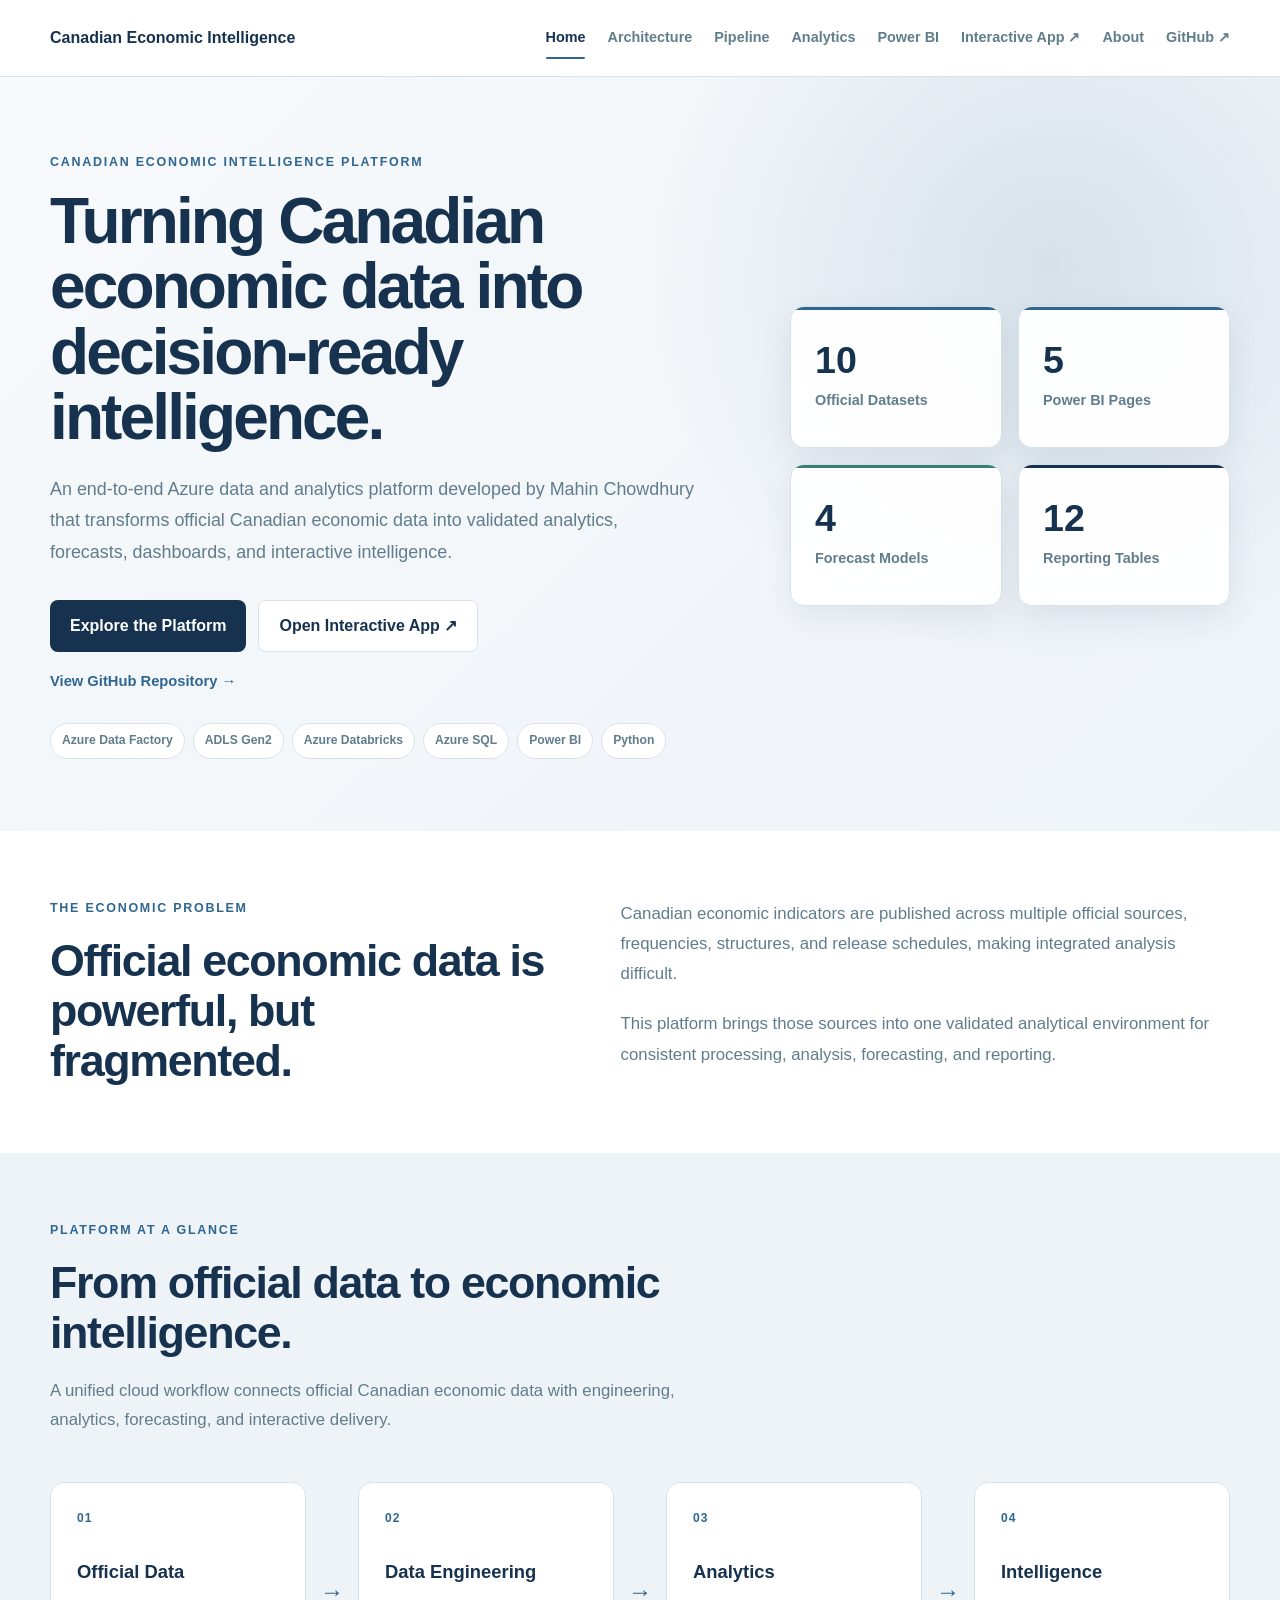
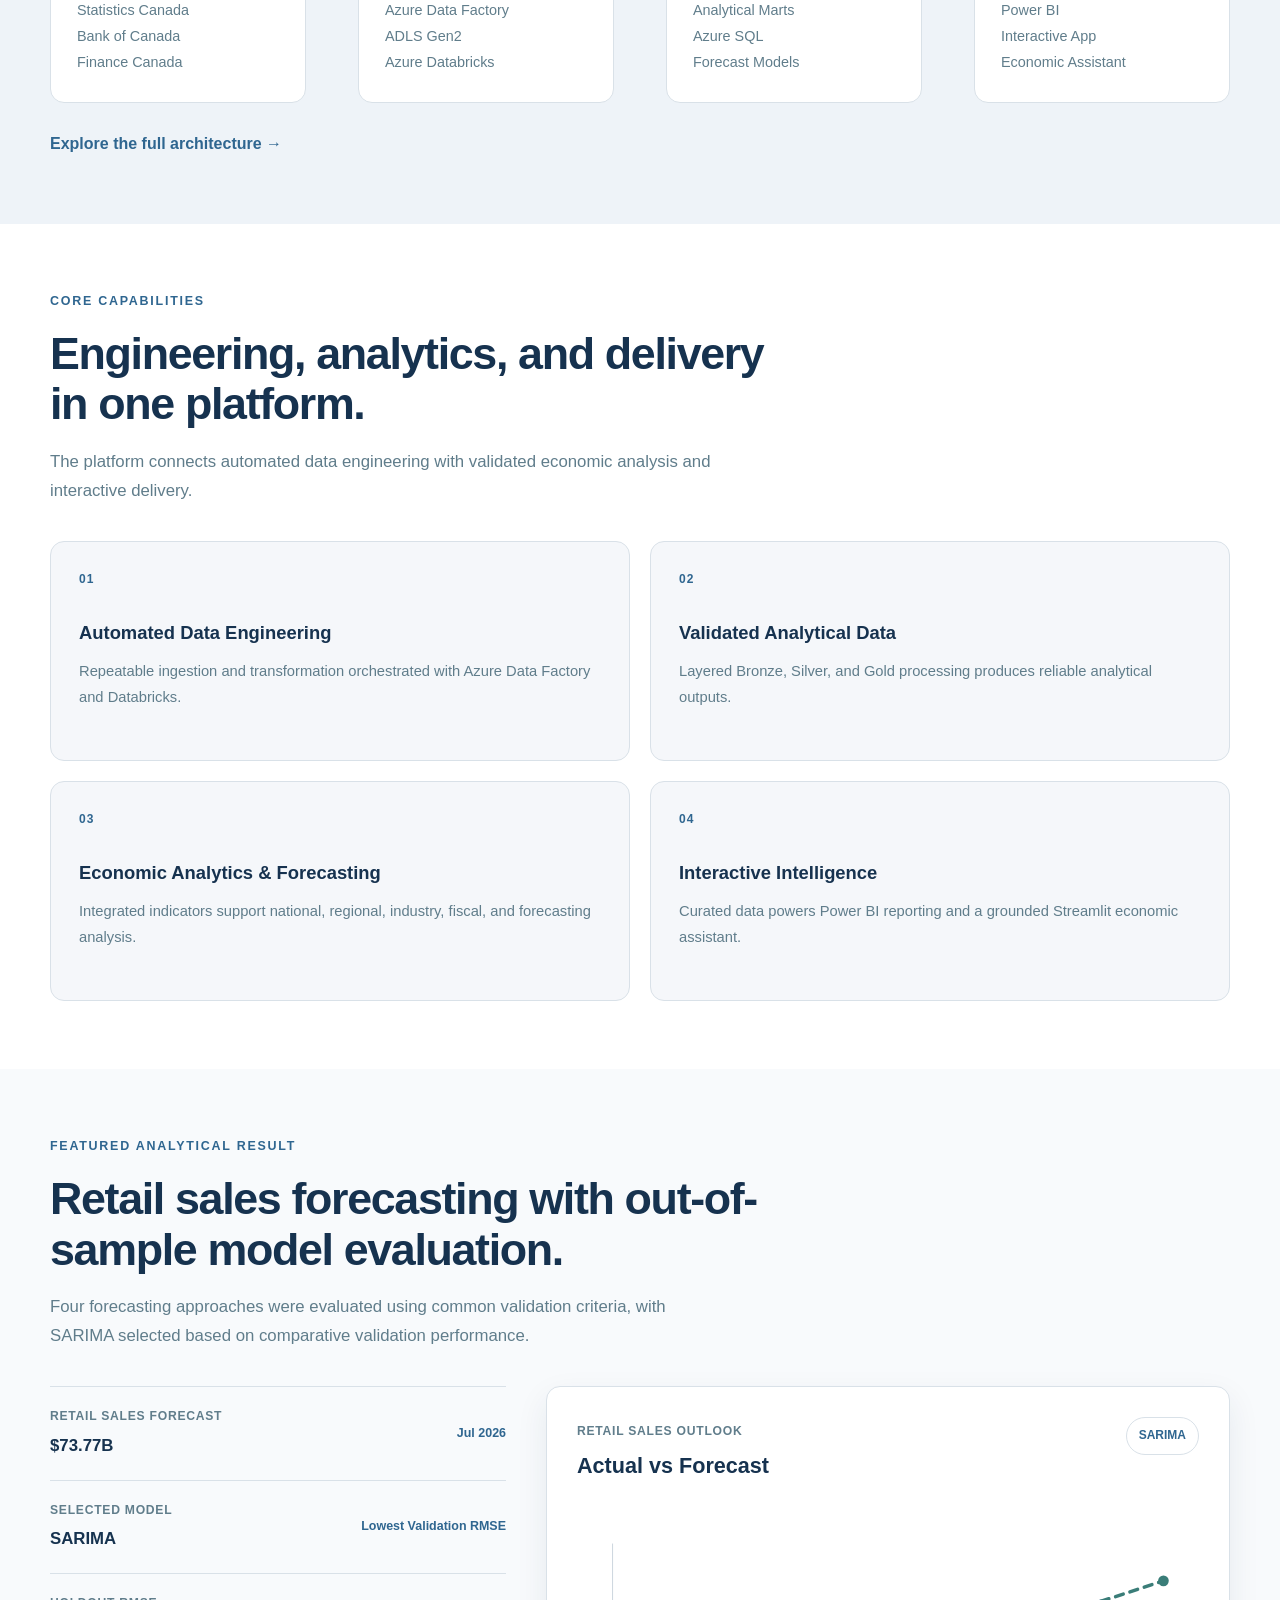
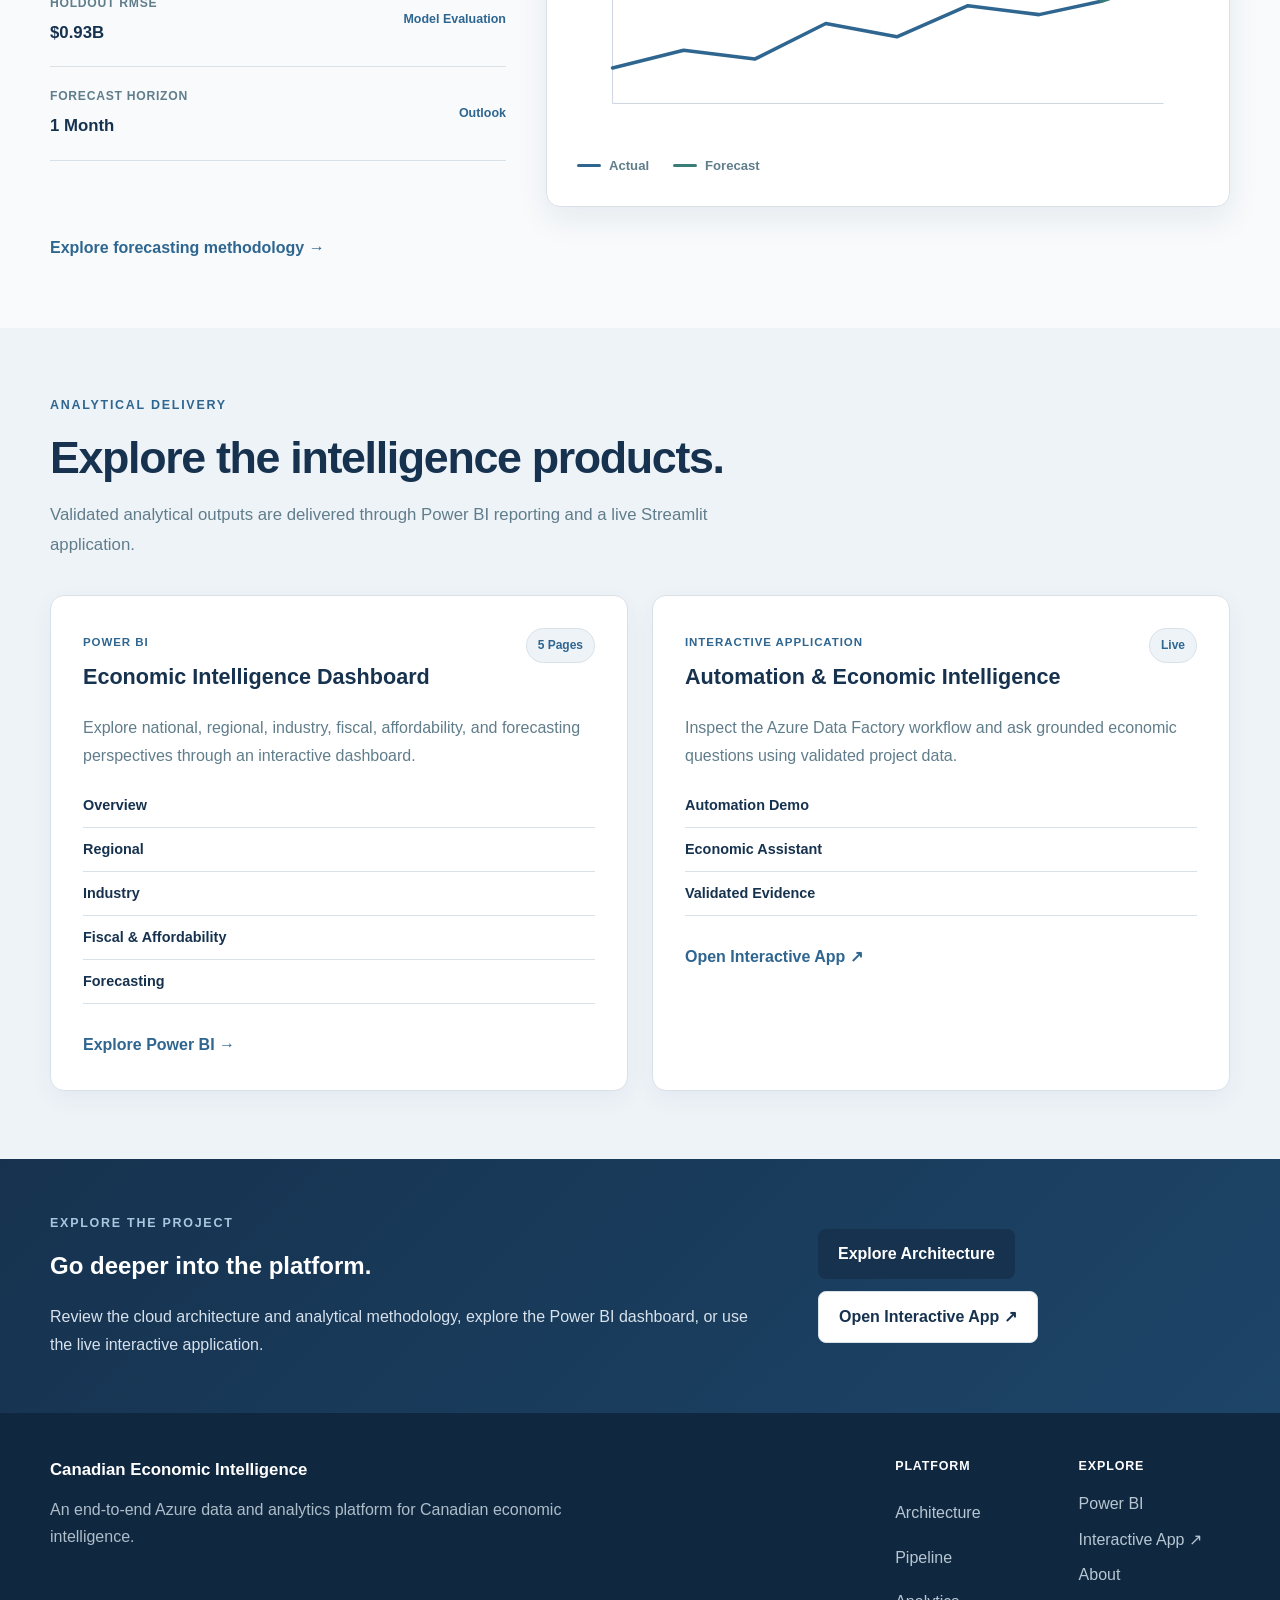
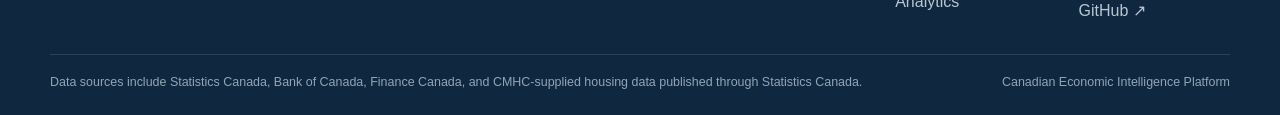
<file: index.html>
<!DOCTYPE html>
<html lang="en">

<head>
    <meta charset="UTF-8">

    <meta
        name="viewport"
        content="width=device-width, initial-scale=1.0"
    >

    <meta
        name="description"
        content="Canadian Economic Intelligence Platform — an end-to-end Azure data and analytics platform developed by Mahin Chowdhury for Canadian economic analysis, forecasting, Power BI reporting, and interactive intelligence."
    >

    <title>
        Canadian Economic Intelligence Platform
    </title>

    <!-- Social sharing / LinkedIn preview -->
    <meta
        property="og:type"
        content="website"
    >

    <meta
        property="og:title"
        content="Canadian Economic Intelligence Platform"
    >

    <meta
        property="og:description"
        content="An end-to-end Azure data and analytics platform for Canadian economic analysis, forecasting, business intelligence, and interactive intelligence."
    >

    <meta
        property="og:url"
        content="https://mfchowdhury.github.io/canadian-economic-intelligence-platform/"
    >

    <meta
        property="og:image"
        content="https://mfchowdhury.github.io/canadian-economic-intelligence-platform/assets/images/canadian-economic-intelligence-platform-thumbnail.png"
    >

    <meta
        property="og:image:alt"
        content="Canadian Economic Intelligence Platform project overview"
    >

    <!-- Shared site styles -->
    <link
        rel="stylesheet"
        href="assets/css/styles.css"
    >

    <!-- Shared animation styles -->
    <link
        rel="stylesheet"
        href="assets/css/animations.css"
    >

    <!-- Shared responsive styles -->
    <link
        rel="stylesheet"
        href="assets/css/responsive.css"
    >
</head>


<body>

    <!-- =========================================================
         SHARED COMPONENT
         SECTION: Site header
         PURPOSE:
         Provide consistent desktop and mobile navigation across
         the portfolio and access to the interactive application.
         ========================================================= -->

    <header class="site-header">

        <div class="container header-container">

            <a
                href="index.html"
                class="site-brand"
                aria-label="Canadian Economic Intelligence homepage"
            >
                Canadian Economic Intelligence
            </a>


            <!-- Mobile navigation control -->
            <button
                class="mobile-menu-toggle"
                type="button"
                aria-label="Open navigation menu"
                aria-controls="main-navigation"
                aria-expanded="false"
            >
                <span></span>
                <span></span>
                <span></span>
            </button>


            <nav
                class="main-nav"
                id="main-navigation"
                aria-label="Main navigation"
            >

                <a
                    href="index.html"
                    class="active"
                    aria-current="page"
                >
                    Home
                </a>

                <a href="pages/architecture.html">
                    Architecture
                </a>

                <a href="pages/pipeline.html">
                    Pipeline
                </a>

                <a href="pages/analytics.html">
                    Analytics
                </a>

                <a href="pages/powerbi.html">
                    Power BI
                </a>

                <a
                    href="https://canadian-economic-intelligence-platform.streamlit.app/"
                    target="_blank"
                    rel="noopener noreferrer"
                >
                    Interactive App ↗
                </a>

                <a href="pages/about.html">
                    About
                </a>

                <a
                    href="https://github.com/mfchowdhury/canadian-economic-intelligence-platform"
                    target="_blank"
                    rel="noopener noreferrer"
                >
                    GitHub ↗
                </a>

            </nav>

        </div>

    </header>


    <main>

        <!-- =========================================================
             PAGE: Home
             SECTION: Hero
             PURPOSE:
             Give visitors an immediate executive-level understanding
             of the project, its purpose, scale, and primary outputs.
             ========================================================= -->

        <section class="hero">

            <div class="container hero-container">

                <div class="hero-content">

                    <p class="eyebrow">
                        CANADIAN ECONOMIC INTELLIGENCE PLATFORM
                    </p>

                    <h1>
                        Turning Canadian economic data into
                        decision-ready intelligence.
                    </h1>

                    <p class="hero-description">
                        An end-to-end Azure data and analytics platform
                        developed by Mahin Chowdhury that transforms official
                        Canadian economic data into validated analytics,
                        forecasts, dashboards, and interactive intelligence.
                    </p>


                    <div class="hero-actions">

                        <a
                            href="#platform"
                            class="btn btn-primary"
                        >
                            Explore the Platform
                        </a>

                        <a
                            href="https://canadian-economic-intelligence-platform.streamlit.app/"
                            class="btn btn-secondary"
                            target="_blank"
                            rel="noopener noreferrer"
                        >
                            Open Interactive App ↗
                        </a>

                    </div>


                    <a
                        href="https://github.com/mfchowdhury/canadian-economic-intelligence-platform"
                        class="github-link"
                        target="_blank"
                        rel="noopener noreferrer"
                    >
                        View GitHub Repository →
                    </a>


                    <!-- Keep only the principal technologies on Home -->
                    <div class="technology-list">
                        <span>Azure Data Factory</span>
                        <span>ADLS Gen2</span>
                        <span>Azure Databricks</span>
                        <span>Azure SQL</span>
                        <span>Power BI</span>
                        <span>Python</span>
                    </div>

                </div>


                <!-- Compact evidence of project scale -->
                <div class="hero-summary">

                    <div class="summary-card">
                        <strong>10</strong>
                        <span>Official Datasets</span>
                    </div>

                    <div class="summary-card">
                        <strong>5</strong>
                        <span>Power BI Pages</span>
                    </div>

                    <div class="summary-card">
                        <strong>4</strong>
                        <span>Forecast Models</span>
                    </div>

                    <div class="summary-card">
                        <strong>12</strong>
                        <span>Reporting Tables</span>
                    </div>

                </div>

            </div>

        </section>


        <!-- =========================================================
             PAGE: Home
             SECTION: Problem and solution
             PURPOSE:
             Explain the economic-data problem and the platform's
             response without duplicating the technical inner pages.
             ========================================================= -->

        <section class="problem-section">

            <div class="container problem-container">

                <div class="section-heading">

                    <p class="eyebrow">
                        THE ECONOMIC PROBLEM
                    </p>

                    <h2>
                        Official economic data is powerful,
                        but fragmented.
                    </h2>

                </div>


                <div class="problem-content">

                    <p>
                        Canadian economic indicators are published across
                        multiple official sources, frequencies, structures,
                        and release schedules, making integrated analysis
                        difficult.
                    </p>

                    <p>
                        This platform brings those sources into one validated
                        analytical environment for consistent processing,
                        analysis, forecasting, and reporting.
                    </p>

                </div>

            </div>

        </section>


        <!-- =========================================================
             PAGE: Home
             SECTION: Platform at a glance
             PURPOSE:
             Show only the high-level end-to-end platform flow.
             Detailed architecture remains on Architecture.
             ========================================================= -->

        <section
            class="platform-section"
            id="platform"
        >

            <div class="container">

                <div class="section-heading platform-heading">

                    <p class="eyebrow">
                        PLATFORM AT A GLANCE
                    </p>

                    <h2>
                        From official data to economic intelligence.
                    </h2>

                    <p class="section-description">
                        A unified cloud workflow connects official Canadian
                        economic data with engineering, analytics, forecasting,
                        and interactive delivery.
                    </p>

                </div>


                <div class="platform-flow">

                    <article class="platform-stage">

                        <span class="stage-number">
                            01
                        </span>

                        <h3>
                            Official Data
                        </h3>

                        <p>
                            Statistics Canada<br>
                            Bank of Canada<br>
                            Finance Canada
                        </p>

                    </article>


                    <div
                        class="flow-arrow"
                        aria-hidden="true"
                    >
                        →
                    </div>


                    <article class="platform-stage">

                        <span class="stage-number">
                            02
                        </span>

                        <h3>
                            Data Engineering
                        </h3>

                        <p>
                            Azure Data Factory<br>
                            ADLS Gen2<br>
                            Azure Databricks
                        </p>

                    </article>


                    <div
                        class="flow-arrow"
                        aria-hidden="true"
                    >
                        →
                    </div>


                    <article class="platform-stage">

                        <span class="stage-number">
                            03
                        </span>

                        <h3>
                            Analytics
                        </h3>

                        <p>
                            Analytical Marts<br>
                            Azure SQL<br>
                            Forecast Models
                        </p>

                    </article>


                    <div
                        class="flow-arrow"
                        aria-hidden="true"
                    >
                        →
                    </div>


                    <article class="platform-stage">

                        <span class="stage-number">
                            04
                        </span>

                        <h3>
                            Intelligence
                        </h3>

                        <p>
                            Power BI<br>
                            Interactive App<br>
                            Economic Assistant
                        </p>

                    </article>

                </div>


                <a
                    href="pages/architecture.html"
                    class="architecture-link"
                >
                    Explore the full architecture →
                </a>

            </div>

        </section>


        <!-- =========================================================
             PAGE: Home
             SECTION: Core capabilities
             PURPOSE:
             Present the four major platform capabilities concisely.
             Technical implementation detail belongs on inner pages.
             ========================================================= -->

        <section class="capabilities-section">

            <div class="container">

                <div class="section-heading capabilities-heading">

                    <p class="eyebrow">
                        CORE CAPABILITIES
                    </p>

                    <h2>
                        Engineering, analytics, and delivery
                        in one platform.
                    </h2>

                    <p class="section-description">
                        The platform connects automated data engineering
                        with validated economic analysis and interactive
                        delivery.
                    </p>

                </div>


                <div class="capabilities-grid home-capabilities-grid">

                    <article class="capability-card">

                        <span class="capability-number">
                            01
                        </span>

                        <h3>
                            Automated Data Engineering
                        </h3>

                        <p>
                            Repeatable ingestion and transformation
                            orchestrated with Azure Data Factory
                            and Databricks.
                        </p>

                    </article>


                    <article class="capability-card">

                        <span class="capability-number">
                            02
                        </span>

                        <h3>
                            Validated Analytical Data
                        </h3>

                        <p>
                            Layered Bronze, Silver, and Gold processing
                            produces reliable analytical outputs.
                        </p>

                    </article>


                    <article class="capability-card">

                        <span class="capability-number">
                            03
                        </span>

                        <h3>
                            Economic Analytics &amp; Forecasting
                        </h3>

                        <p>
                            Integrated indicators support national,
                            regional, industry, fiscal, and forecasting
                            analysis.
                        </p>

                    </article>


                    <article class="capability-card">

                        <span class="capability-number">
                            04
                        </span>

                        <h3>
                            Interactive Intelligence
                        </h3>

                        <p>
                            Curated data powers Power BI reporting
                            and a grounded Streamlit economic assistant.
                        </p>

                    </article>

                </div>

            </div>

        </section>


        <!-- =========================================================
             PAGE: Home
             SECTION: Featured analytical result
             PURPOSE:
             Show concrete analytical evidence while leaving detailed
             model methodology and rationale to the Analytics page.
             ========================================================= -->

        <section class="insights-preview">

            <div class="container">

                <div class="section-heading insights-preview-heading">

                    <p class="eyebrow">
                        FEATURED ANALYTICAL RESULT
                    </p>

                    <h2>
                        Retail sales forecasting with
                        out-of-sample model evaluation.
                    </h2>

                    <p class="section-description">
                        Four forecasting approaches were evaluated using
                        common validation criteria, with SARIMA selected
                        based on comparative validation performance.
                    </p>

                </div>


                <div class="insights-layout">

                    <div class="indicator-list">

                        <div class="indicator-row">

                            <div>

                                <span class="indicator-label">
                                    Retail Sales Forecast
                                </span>

                                <strong>
                                    $73.77B
                                </strong>

                            </div>

                            <span class="indicator-note">
                                Jul 2026
                            </span>

                        </div>


                        <div class="indicator-row">

                            <div>

                                <span class="indicator-label">
                                    Selected Model
                                </span>

                                <strong>
                                    SARIMA
                                </strong>

                            </div>

                            <span class="indicator-note">
                                Lowest Validation RMSE
                            </span>

                        </div>


                        <div class="indicator-row">

                            <div>

                                <span class="indicator-label">
                                    Holdout RMSE
                                </span>

                                <strong>
                                    $0.93B
                                </strong>

                            </div>

                            <span class="indicator-note">
                                Model Evaluation
                            </span>

                        </div>


                        <div class="indicator-row">

                            <div>

                                <span class="indicator-label">
                                    Forecast Horizon
                                </span>

                                <strong>
                                    1 Month
                                </strong>

                            </div>

                            <span class="indicator-note">
                                Outlook
                            </span>

                        </div>

                    </div>


                    <div class="insight-visual">

                        <div class="insight-visual-header">

                            <div>

                                <span class="indicator-label">
                                    Retail Sales Outlook
                                </span>

                                <h3>
                                    Actual vs Forecast
                                </h3>

                            </div>

                            <span class="insight-status">
                                SARIMA
                            </span>

                        </div>


                        <!-- Simplified homepage preview of the forecast -->
                        <div
                            class="mini-chart"
                            aria-label="Retail sales forecast preview"
                        >

                            <svg
                                viewBox="0 0 700 260"
                                role="img"
                                aria-labelledby="retail-chart-title retail-chart-desc"
                            >

                                <title id="retail-chart-title">
                                    Retail sales actual and forecast preview
                                </title>

                                <desc id="retail-chart-desc">
                                    Simplified homepage visualization showing
                                    historical retail sales followed by a
                                    one-month forecast.
                                </desc>


                                <line
                                    x1="40"
                                    y1="220"
                                    x2="660"
                                    y2="220"
                                    class="chart-axis"
                                ></line>

                                <line
                                    x1="40"
                                    y1="40"
                                    x2="40"
                                    y2="220"
                                    class="chart-axis"
                                ></line>


                                <polyline
                                    points="
                                        40,180
                                        120,160
                                        200,170
                                        280,130
                                        360,145
                                        440,110
                                        520,120
                                        590,105
                                    "
                                    class="chart-line-actual"
                                ></polyline>


                                <polyline
                                    points="
                                        590,105
                                        660,82
                                    "
                                    class="chart-line-forecast"
                                ></polyline>


                                <circle
                                    cx="660"
                                    cy="82"
                                    r="6"
                                    class="chart-point"
                                ></circle>

                            </svg>

                        </div>


                        <div class="chart-legend">

                            <span>
                                <i class="legend-line actual"></i>
                                Actual
                            </span>

                            <span>
                                <i class="legend-line forecast"></i>
                                Forecast
                            </span>

                        </div>

                    </div>

                </div>


                <a
                    href="pages/analytics.html"
                    class="architecture-link"
                >
                    Explore forecasting methodology →
                </a>

            </div>

        </section>


        <!-- =========================================================
             PAGE: Home
             SECTION: Analytical delivery
             PURPOSE:
             Present the two primary analytical products concisely:
             Power BI reporting and the Streamlit application.
             ========================================================= -->

        <section class="delivery-preview">

            <div class="container">

                <div class="section-heading delivery-preview-heading">

                    <p class="eyebrow">
                        ANALYTICAL DELIVERY
                    </p>

                    <h2>
                        Explore the intelligence products.
                    </h2>

                    <p class="section-description">
                        Validated analytical outputs are delivered through
                        Power BI reporting and a live Streamlit application.
                    </p>

                </div>


                <div class="delivery-showcase">

                    <!-- Power BI reporting product -->
                    <article class="delivery-panel powerbi-panel">

                        <div class="delivery-panel-header">

                            <div>

                                <span class="delivery-label">
                                    POWER BI
                                </span>

                                <h3>
                                    Economic Intelligence Dashboard
                                </h3>

                            </div>

                            <span class="delivery-status">
                                5 Pages
                            </span>

                        </div>


                        <p class="delivery-description">
                            Explore national, regional, industry,
                            fiscal, affordability, and forecasting
                            perspectives through an interactive dashboard.
                        </p>


                        <div class="report-pages">
                            <span>Overview</span>
                            <span>Regional</span>
                            <span>Industry</span>
                            <span>Fiscal &amp; Affordability</span>
                            <span>Forecasting</span>
                        </div>


                        <a
                            href="pages/powerbi.html"
                            class="text-link"
                        >
                            Explore Power BI →
                        </a>

                    </article>


                    <!-- Streamlit interactive application -->
                    <article class="delivery-panel">

                        <div class="delivery-panel-header">

                            <div>

                                <span class="delivery-label">
                                    INTERACTIVE APPLICATION
                                </span>

                                <h3>
                                    Automation &amp; Economic Intelligence
                                </h3>

                            </div>

                            <span class="delivery-status">
                                Live
                            </span>

                        </div>


                        <p class="delivery-description">
                            Inspect the Azure Data Factory workflow and ask
                            grounded economic questions using validated
                            project data.
                        </p>


                        <div class="report-pages">
                            <span>Automation Demo</span>
                            <span>Economic Assistant</span>
                            <span>Validated Evidence</span>
                        </div>


                        <a
                            href="https://canadian-economic-intelligence-platform.streamlit.app/"
                            class="text-link"
                            target="_blank"
                            rel="noopener noreferrer"
                        >
                            Open Interactive App ↗
                        </a>

                    </article>

                </div>

            </div>

        </section>


        <!-- =========================================================
             PAGE: Home
             SECTION: Final project CTA
             PURPOSE:
             Give visitors clear routes into the technical case study,
             analytical work, live application, and implementation.
             ========================================================= -->

        <section class="project-cta">

            <div class="container">

                <div class="project-cta-inner">

                    <div class="project-cta-content">

                        <p class="eyebrow">
                            EXPLORE THE PROJECT
                        </p>

                        <h2>
                            Go deeper into the platform.
                        </h2>

                        <p>
                            Review the cloud architecture and analytical
                            methodology, explore the Power BI dashboard,
                            or use the live interactive application.
                        </p>

                    </div>


                    <div class="project-cta-actions">

                        <a
                            href="pages/architecture.html"
                            class="btn btn-primary"
                        >
                            Explore Architecture
                        </a>

                        <a
                            href="https://canadian-economic-intelligence-platform.streamlit.app/"
                            class="btn btn-secondary"
                            target="_blank"
                            rel="noopener noreferrer"
                        >
                            Open Interactive App ↗
                        </a>

                    </div>

                </div>

            </div>

        </section>

    </main>


    <!-- =========================================================
         SHARED COMPONENT
         SECTION: Site footer
         ========================================================= -->

    <footer class="site-footer">

        <div class="container footer-main">

            <div class="footer-brand">

                <a
                    href="index.html"
                    class="footer-title"
                >
                    Canadian Economic Intelligence
                </a>

                <p>
                    An end-to-end Azure data and analytics platform
                    for Canadian economic intelligence.
                </p>

            </div>


            <div class="footer-navigation">

                <div class="footer-group">

                    <span class="footer-heading">
                        Platform
                    </span>

                    <a href="pages/architecture.html">
                        Architecture
                    </a>

                    <a href="pages/pipeline.html">
                        Pipeline
                    </a>

                    <a href="pages/analytics.html">
                        Analytics
                    </a>

                </div>


                <div class="footer-group">

                    <span class="footer-heading">
                        Explore
                    </span>

                    <a href="pages/powerbi.html">
                        Power BI
                    </a>

                    <a
                        href="https://canadian-economic-intelligence-platform.streamlit.app/"
                        target="_blank"
                        rel="noopener noreferrer"
                    >
                        Interactive App ↗
                    </a>

                    <a href="pages/about.html">
                        About
                    </a>

                    <a
                        href="https://github.com/mfchowdhury/canadian-economic-intelligence-platform"
                        target="_blank"
                        rel="noopener noreferrer"
                    >
                        GitHub ↗
                    </a>

                </div>

            </div>

        </div>


        <div class="container footer-bottom">

            <p>
                Data sources include Statistics Canada, Bank of Canada,
                Finance Canada, and CMHC-supplied housing data published
                through Statistics Canada.
            </p>

            <p>
                Canadian Economic Intelligence Platform
            </p>

        </div>

    </footer>


    <!-- Shared site navigation and interaction logic -->
    <script src="assets/js/main.js"></script>

</body>

</html>
</file>
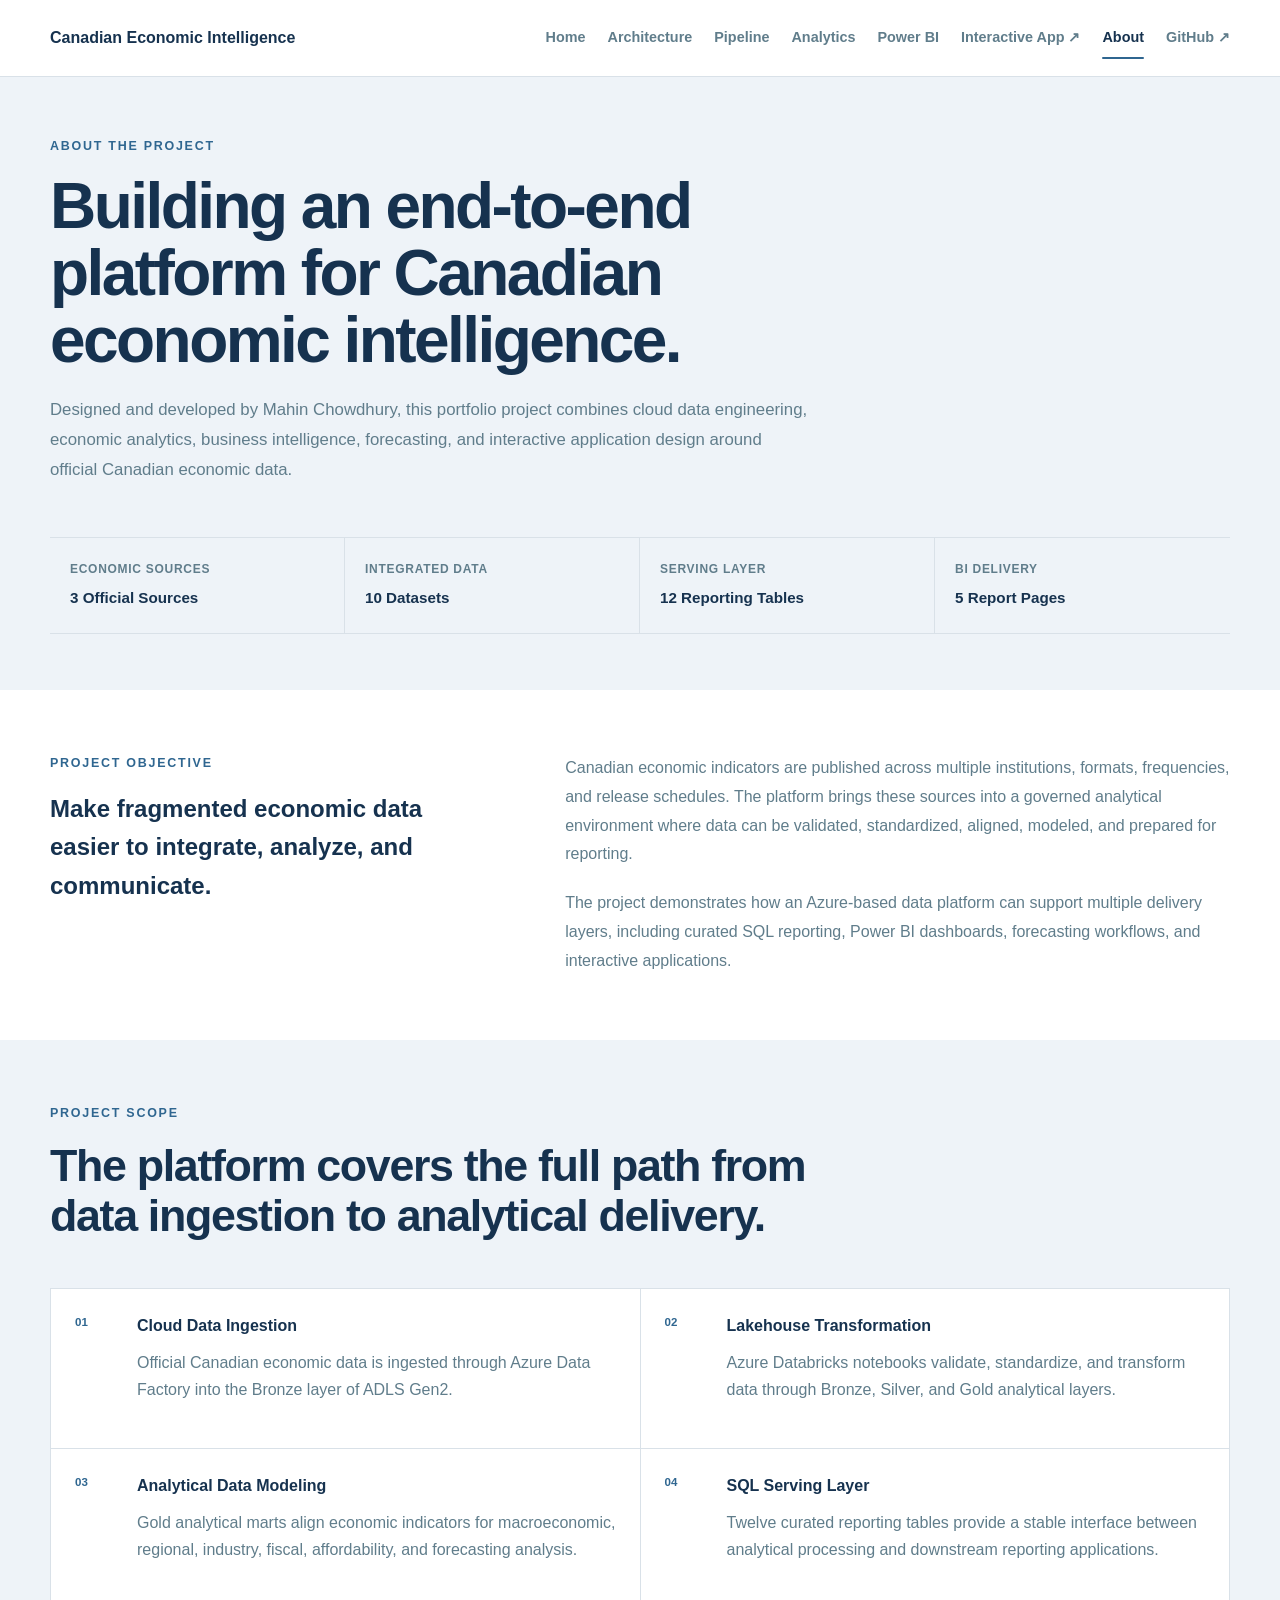
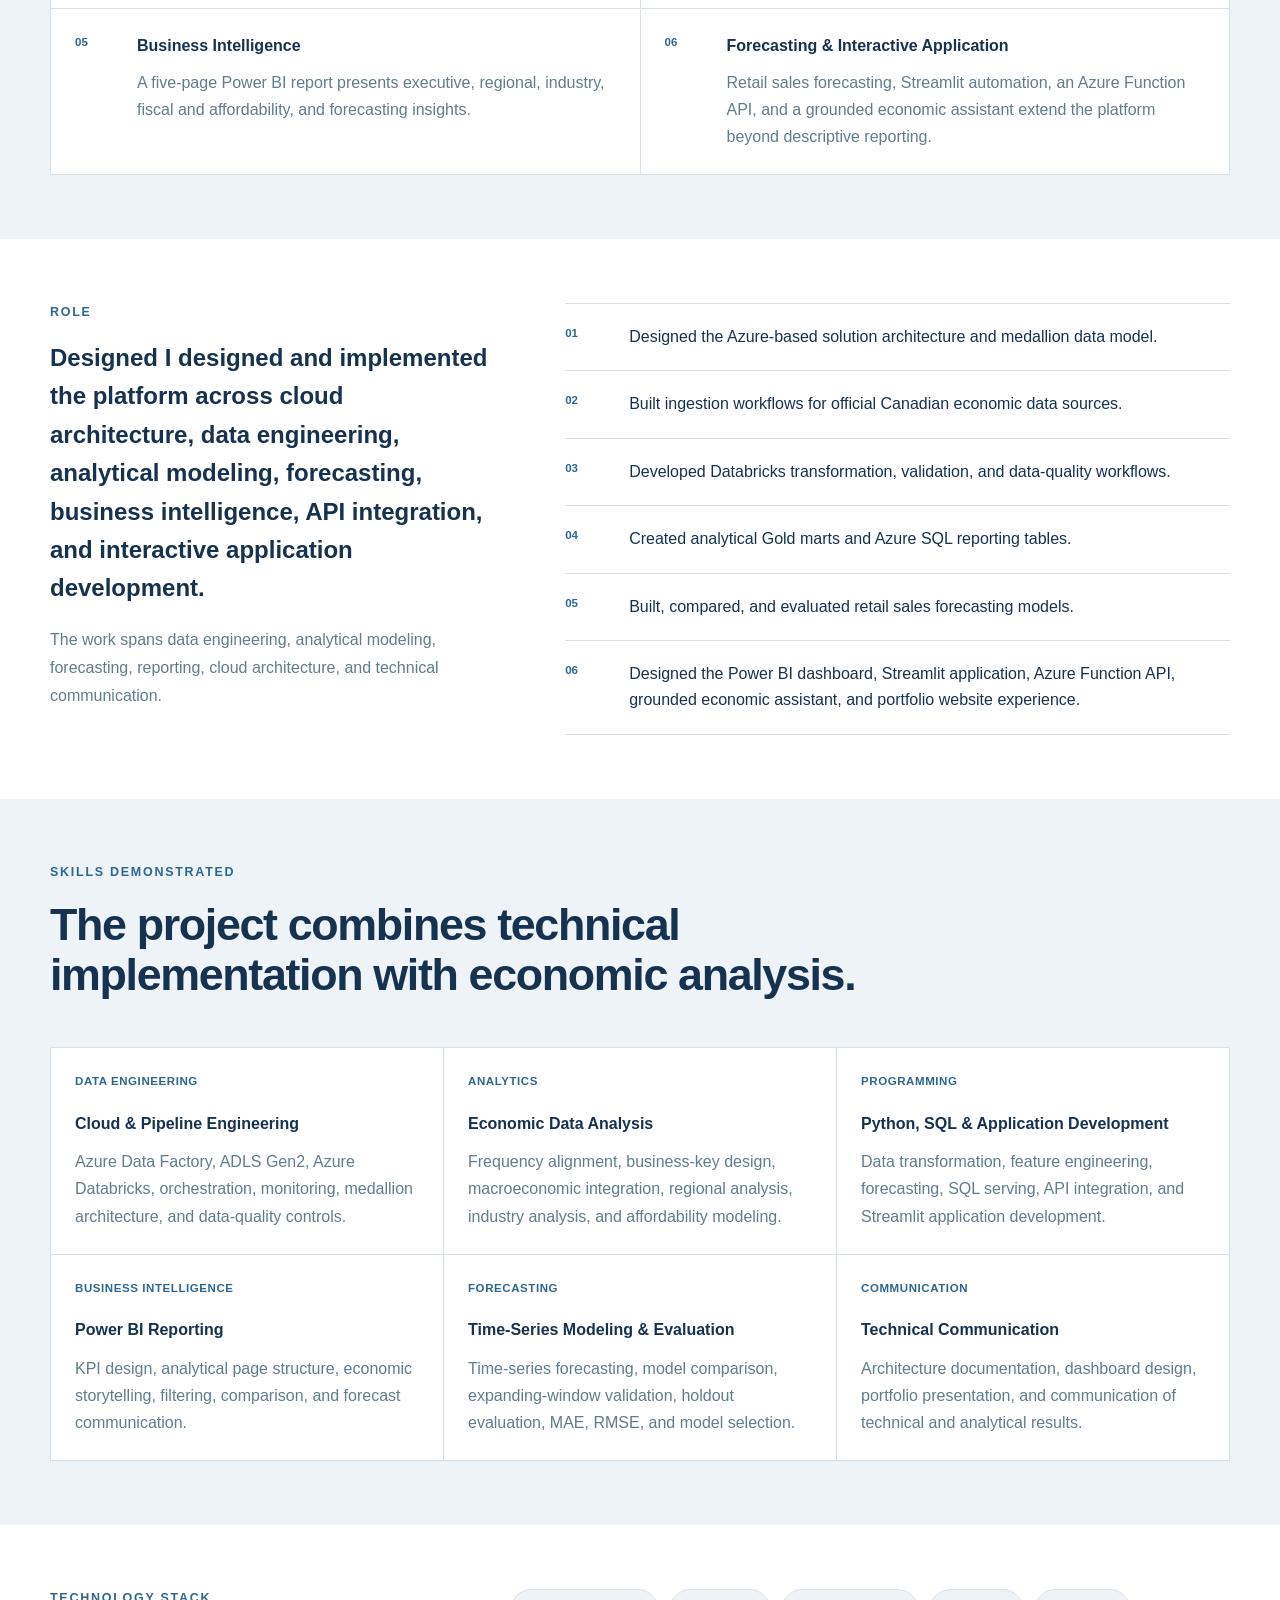
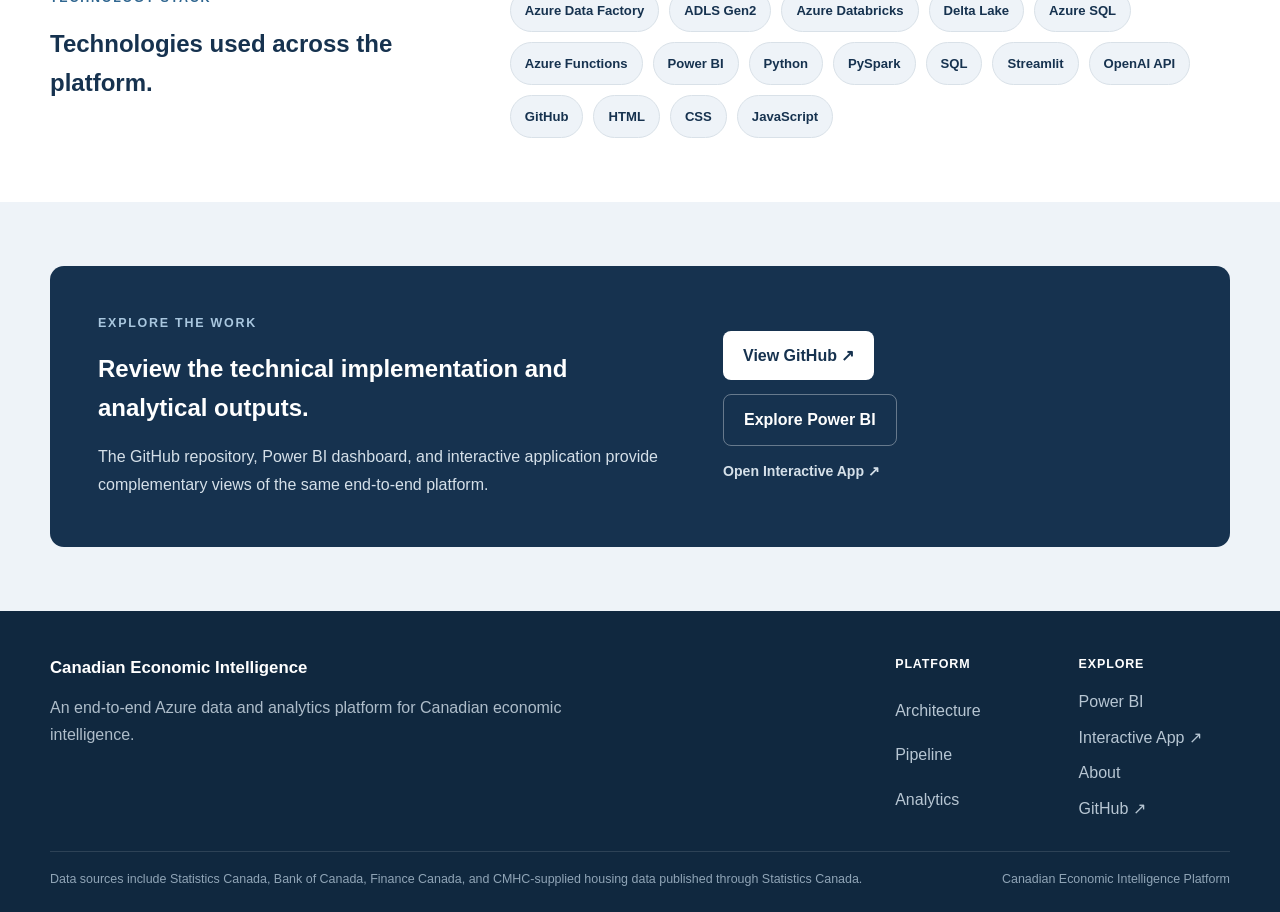
<file: pages/about.html>
<!DOCTYPE html>
<html lang="en">

<head>
    <meta charset="UTF-8">

    <meta
        name="viewport"
        content="width=device-width, initial-scale=1.0"
    >

    <meta
        name="description"
        content="About Mahin Chowdhury's Canadian Economic Intelligence Platform, including project objectives, responsibilities, skills demonstrated, and technology stack."
    >

    <title>
        About | Canadian Economic Intelligence
    </title>

    <!-- Shared site styles -->
    <link
        rel="stylesheet"
        href="../assets/css/styles.css"
    >

    <!-- Shared animation styles -->
    <link
        rel="stylesheet"
        href="../assets/css/animations.css"
    >

    <!-- Shared responsive styles -->
    <link
        rel="stylesheet"
        href="../assets/css/responsive.css"
    >
</head>


<body>

    <!-- =========================================================
         SHARED COMPONENT
         SECTION: Site header
         ========================================================= -->

    <header class="site-header">

        <div class="container header-container">

            <!-- Brand link returns visitors to the portfolio homepage -->
            <a
                href="../index.html"
                class="site-brand"
                aria-label="Canadian Economic Intelligence homepage"
            >
                Canadian Economic Intelligence
            </a>


            <!-- Mobile navigation control -->
            <button
                class="mobile-menu-toggle"
                type="button"
                aria-label="Open navigation menu"
                aria-controls="main-navigation"
                aria-expanded="false"
            >
                <span></span>
                <span></span>
                <span></span>
            </button>


            <!-- Primary portfolio navigation -->
            <nav
                class="main-nav"
                id="main-navigation"
                aria-label="Main navigation"
            >

                <a href="../index.html">
                    Home
                </a>

                <a href="architecture.html">
                    Architecture
                </a>

                <a href="pipeline.html">
                    Pipeline
                </a>

                <a href="analytics.html">
                    Analytics
                </a>

                <a href="powerbi.html">
                    Power BI
                </a>

                <a
                    href="https://canadian-economic-intelligence-platform.streamlit.app/"
                    target="_blank"
                    rel="noopener noreferrer"
                >
                    Interactive App ↗
                </a>

                <a
                    href="about.html"
                    class="active"
                    aria-current="page"
                >
                    About
                </a>

                <a
                    href="https://github.com/mfchowdhury/canadian-economic-intelligence-platform"
                    target="_blank"
                    rel="noopener noreferrer"
                >
                    GitHub ↗
                </a>

            </nav>

        </div>

    </header>


    <main>

        <!-- =========================================================
             PAGE: About
             SECTION: Page hero
             PURPOSE:
             Introduces the project, its creator, and the overall
             technical and analytical scope of the platform.
             ========================================================= -->

        <section class="inner-page-hero about-page-hero">

            <div class="container">

                <div class="inner-page-hero-content">

                    <p class="eyebrow">
                        ABOUT THE PROJECT
                    </p>

                    <h1>
                        Building an end-to-end platform for Canadian
                        economic intelligence.
                    </h1>

                    <p class="inner-page-description">
                        Designed and developed by Mahin Chowdhury, this
                        portfolio project combines cloud data engineering,
                        economic analytics, business intelligence, forecasting,
                        and interactive application design around official
                        Canadian economic data.
                    </p>

                </div>


                <!-- High-level project scope summary -->
                <div class="about-summary-strip">

                    <div class="about-summary-item">
                        <span>Economic Sources</span>
                        <strong>3 Official Sources</strong>
                    </div>

                    <div class="about-summary-item">
                        <span>Integrated Data</span>
                        <strong>10 Datasets</strong>
                    </div>

                    <div class="about-summary-item">
                        <span>Serving Layer</span>
                        <strong>12 Reporting Tables</strong>
                    </div>

                    <div class="about-summary-item">
                        <span>BI Delivery</span>
                        <strong>5 Report Pages</strong>
                    </div>

                </div>

            </div>

        </section>


        <!-- =========================================================
             PAGE: About
             SECTION: Project objective
             PURPOSE:
             Explains the economic-data problem the platform addresses
             and the analytical environment created to solve it.
             ========================================================= -->

        <section class="about-objective-section">

            <div class="container">

                <div class="about-objective-layout">

                    <div class="about-objective-intro">

                        <p class="eyebrow">
                            PROJECT OBJECTIVE
                        </p>

                        <h2>
                            Make fragmented economic data easier to
                            integrate, analyze, and communicate.
                        </h2>

                    </div>


                    <div class="about-objective-content">

                        <p>
                            Canadian economic indicators are published across
                            multiple institutions, formats, frequencies, and
                            release schedules. The platform brings these sources
                            into a governed analytical environment where data can
                            be validated, standardized, aligned, modeled, and
                            prepared for reporting.
                        </p>

                        <p>
                            The project demonstrates how an Azure-based data
                            platform can support multiple delivery layers,
                            including curated SQL reporting, Power BI dashboards,
                            forecasting workflows, and interactive applications.
                        </p>

                    </div>

                </div>

            </div>

        </section>


        <!-- =========================================================
             PAGE: About
             SECTION: What was built
             PURPOSE:
             Summarizes the major technical components implemented
             across the end-to-end platform.
             ========================================================= -->

        <section class="about-built-section">

            <div class="container">

                <div class="section-heading about-built-heading">

                    <p class="eyebrow">
                        PROJECT SCOPE
                    </p>

                    <h2>
                        The platform covers the full path from data
                        ingestion to analytical delivery.
                    </h2>

                </div>


                <div class="about-built-list">

                    <!-- Platform capability 01 -->
                    <article class="about-built-item">

                        <span>
                            01
                        </span>

                        <div>

                            <h3>
                                Cloud Data Ingestion
                            </h3>

                            <p>
                                Official Canadian economic data is ingested
                                through Azure Data Factory into the Bronze
                                layer of ADLS Gen2.
                            </p>

                        </div>

                    </article>


                    <!-- Platform capability 02 -->
                    <article class="about-built-item">

                        <span>
                            02
                        </span>

                        <div>

                            <h3>
                                Lakehouse Transformation
                            </h3>

                            <p>
                                Azure Databricks notebooks validate, standardize,
                                and transform data through Bronze, Silver, and
                                Gold analytical layers.
                            </p>

                        </div>

                    </article>


                    <!-- Platform capability 03 -->
                    <article class="about-built-item">

                        <span>
                            03
                        </span>

                        <div>

                            <h3>
                                Analytical Data Modeling
                            </h3>

                            <p>
                                Gold analytical marts align economic indicators
                                for macroeconomic, regional, industry, fiscal,
                                affordability, and forecasting analysis.
                            </p>

                        </div>

                    </article>


                    <!-- Platform capability 04 -->
                    <article class="about-built-item">

                        <span>
                            04
                        </span>

                        <div>

                            <h3>
                                SQL Serving Layer
                            </h3>

                            <p>
                                Twelve curated reporting tables provide a stable
                                interface between analytical processing and
                                downstream reporting applications.
                            </p>

                        </div>

                    </article>


                    <!-- Platform capability 05 -->
                    <article class="about-built-item">

                        <span>
                            05
                        </span>

                        <div>

                            <h3>
                                Business Intelligence
                            </h3>

                            <p>
                                A five-page Power BI report presents executive,
                                regional, industry, fiscal and affordability,
                                and forecasting insights.
                            </p>

                        </div>

                    </article>


                    <!-- Platform capability 06 -->
                    <article class="about-built-item">

                        <span>
                            06
                        </span>

                        <div>

                            <h3>
                                Forecasting &amp; Interactive Application
                            </h3>

                            <p>
                                Retail sales forecasting, Streamlit automation,
                                an Azure Function API, and a grounded economic
                                assistant extend the platform beyond descriptive reporting.
                            </p>

                        </div>

                    </article>

                </div>

            </div>

        </section>


        <!-- =========================================================
             PAGE: About
             SECTION: Role and responsibilities
             PURPOSE:
             Defines the work completed across architecture,
             engineering, analytics, forecasting, and presentation.
             ========================================================= -->

        <section class="about-role-section">

            <div class="container">

                <div class="about-role-layout">

                    <div class="about-role-intro">

                        <p class="eyebrow">
                            ROLE
                        </p>

                        <h2>
                            Designed I designed and implemented the platform across cloud
                            architecture, data engineering, analytical modeling,
                            forecasting, business intelligence, API integration,
                            and interactive application development.
                            
                        </h2>

                        <p>
                            The work spans data engineering, analytical
                            modeling, forecasting, reporting, cloud
                            architecture, and technical communication.
                        </p>

                    </div>


                    <div class="about-role-list">

                        <div class="about-role-row">
                            <span>01</span>

                            <p>
                                Designed the Azure-based solution architecture
                                and medallion data model.
                            </p>
                        </div>


                        <div class="about-role-row">
                            <span>02</span>

                            <p>
                                Built ingestion workflows for official Canadian
                                economic data sources.
                            </p>
                        </div>


                        <div class="about-role-row">
                            <span>03</span>

                            <p>
                                Developed Databricks transformation, validation,
                                and data-quality workflows.
                            </p>
                        </div>


                        <div class="about-role-row">
                            <span>04</span>

                            <p>
                                Created analytical Gold marts and Azure SQL
                                reporting tables.
                            </p>
                        </div>


                        <div class="about-role-row">
                            <span>05</span>

                            <p>
                                Built, compared, and evaluated retail sales
                                forecasting models.
                            </p>
                        </div>


                        <div class="about-role-row">
                            <span>06</span>

                            <p>
                                Designed the Power BI dashboard, Streamlit application,
                                Azure Function API, grounded economic assistant,
                                and portfolio website experience.
                            </p>
                        </div>

                    </div>

                </div>

            </div>

        </section>


        <!-- =========================================================
             PAGE: About
             SECTION: Skills demonstrated
             PURPOSE:
             Connects implementation work to the technical,
             analytical, and communication skills demonstrated.
             ========================================================= -->

        <section class="about-skills-section">

            <div class="container">

                <div class="section-heading about-skills-heading">

                    <p class="eyebrow">
                        SKILLS DEMONSTRATED
                    </p>

                    <h2>
                        The project combines technical implementation
                        with economic analysis.
                    </h2>

                </div>


                <div class="about-skills-grid">

                    <!-- Skill area: Data engineering -->
                    <article class="about-skill-group">

                        <span>
                            DATA ENGINEERING
                        </span>

                        <h3>
                            Cloud &amp; Pipeline Engineering
                        </h3>

                        <p>
                            Azure Data Factory, ADLS Gen2, Azure Databricks,
                            orchestration, monitoring, medallion architecture,
                            and data-quality controls.
                        </p>

                    </article>


                    <!-- Skill area: Economic analytics -->
                    <article class="about-skill-group">

                        <span>
                            ANALYTICS
                        </span>

                        <h3>
                            Economic Data Analysis
                        </h3>

                        <p>
                            Frequency alignment, business-key design,
                            macroeconomic integration, regional analysis,
                            industry analysis, and affordability modeling.
                        </p>

                    </article>


                    <!-- Skill area: Programming -->
                    <article class="about-skill-group">

                        <span>
                            PROGRAMMING
                        </span>

                        <h3>
                            Python, SQL &amp; Application Development
                        </h3>

                        <p>
                            Data transformation, feature engineering, forecasting,
                            SQL serving, API integration, and Streamlit application
                            development.
                        </p>

                    </article>


                    <!-- Skill area: Business intelligence -->
                    <article class="about-skill-group">

                        <span>
                            BUSINESS INTELLIGENCE
                        </span>

                        <h3>
                            Power BI Reporting
                        </h3>

                        <p>
                            KPI design, analytical page structure, economic
                            storytelling, filtering, comparison, and forecast
                            communication.
                        </p>

                    </article>


                    <!-- Skill area: Forecasting -->
                    <article class="about-skill-group">

                        <span>
                            FORECASTING
                        </span>

                        <h3>
                            Time-Series Modeling &amp; Evaluation
                        </h3>

                        <p>
                            Time-series forecasting, model comparison,
                            expanding-window validation, holdout evaluation,
                            MAE, RMSE, and model selection.
                        </p>

                    </article>


                    <!-- Skill area: Communication -->
                    <article class="about-skill-group">

                        <span>
                            COMMUNICATION
                        </span>

                        <h3>
                            Technical Communication
                        </h3>

                        <p>
                            Architecture documentation, dashboard design, portfolio
                            presentation, and communication of technical and
                            analytical results.
                        </p>

                    </article>

                </div>

            </div>

        </section>


        <!-- =========================================================
             PAGE: About
             SECTION: Technology stack
             PURPOSE:
             Summarizes the primary technologies used across ingestion,
             transformation, analytics, reporting, and presentation.
             ========================================================= -->

        <section class="about-stack-section">

            <div class="container">

                <div class="about-stack-layout">

                    <div class="about-stack-intro">

                        <p class="eyebrow">
                            TECHNOLOGY STACK
                        </p>

                        <h2>
                            Technologies used across the platform.
                        </h2>

                    </div>


                    <div class="about-stack-list">

                        <span>Azure Data Factory</span>
                        <span>ADLS Gen2</span>
                        <span>Azure Databricks</span>
                        <span>Delta Lake</span>
                        <span>Azure SQL</span>
                        <span>Azure Functions</span>
                        <span>Power BI</span>
                        <span>Python</span>
                        <span>PySpark</span>
                        <span>SQL</span>
                        <span>Streamlit</span>
                        <span>OpenAI API</span>
                        <span>GitHub</span>
                        <span>HTML</span>
                        <span>CSS</span>
                        <span>JavaScript</span>

                    </div>

                </div>

            </div>

        </section>


        <!-- =========================================================
             PAGE: About
             SECTION: Portfolio links
             PURPOSE:
             Directs visitors to the repository, Power BI reporting
             experience, and interactive application.
             ========================================================= -->

        <section class="about-links-section">

            <div class="container">

                <div class="about-links-panel">

                    <div class="about-links-content">

                        <p class="eyebrow">
                            EXPLORE THE WORK
                        </p>

                        <h2>
                            Review the technical implementation and
                            analytical outputs.
                        </h2>

                        <p>
                            The GitHub repository, Power BI dashboard,
                            and interactive application provide complementary
                            views of the same end-to-end platform.
                        </p>

                    </div>


                    <div class="about-link-actions">

                        <!-- Open the public project repository -->
                        <a
                            href="https://github.com/mfchowdhury/canadian-economic-intelligence-platform"
                            class="button button-primary"
                            target="_blank"
                            rel="noopener noreferrer"
                        >
                            View GitHub ↗
                        </a>


                        <!-- Continue to the Power BI project page -->
                        <a
                            href="powerbi.html"
                            class="button button-secondary"
                        >
                            Explore Power BI
                        </a>


                        <!-- Continue to the interactive application page -->
                        <a
                            href="https://canadian-economic-intelligence-platform.streamlit.app/"
                            class="about-text-link"
                            target="_blank"
                            rel="noopener noreferrer"
                        >
                            Open Interactive App ↗
                        </a>

                    </div>

                </div>

            </div>

        </section>

    </main>


    <!-- =========================================================
         SHARED COMPONENT
         SECTION: Site footer
         ========================================================= -->

    <footer class="site-footer">

        <div class="container">

            <div class="footer-main">

                <div class="footer-brand">

                    <a
                        href="../index.html"
                        class="footer-title"
                    >
                        Canadian Economic Intelligence
                    </a>

                    <p>
                        An end-to-end Azure data and analytics platform
                        for Canadian economic intelligence.
                    </p>

                </div>


                <div class="footer-navigation">

                    <div class="footer-group">

                        <span class="footer-heading">
                            Platform
                        </span>

                        <a href="architecture.html">
                            Architecture
                        </a>

                        <a href="pipeline.html">
                            Pipeline
                        </a>

                        <a href="analytics.html">
                            Analytics
                        </a>

                    </div>


                    <div class="footer-group">

                        <span class="footer-heading">
                            Explore
                        </span>

                        <a href="powerbi.html">
                            Power BI
                        </a>

                        <a
                            href="https://canadian-economic-intelligence-platform.streamlit.app/"
                            target="_blank"
                            rel="noopener noreferrer"
                        >
                            Interactive App ↗
                        </a>

                        <a href="about.html">
                            About
                        </a>

                        <a
                            href="https://github.com/mfchowdhury/canadian-economic-intelligence-platform"
                            target="_blank"
                            rel="noopener noreferrer"
                        >
                            GitHub ↗
                        </a>

                    </div>

                </div>

            </div>


            <div class="footer-bottom">

                <p>
                    Data sources include Statistics Canada, Bank of Canada,
                    Finance Canada, and CMHC-supplied housing data published
                    through Statistics Canada.
                </p>

                <p>
                    Canadian Economic Intelligence Platform
                </p>

            </div>

        </div>

    </footer>


    <!-- Shared site navigation and interaction logic -->
    <script src="../assets/js/main.js"></script>

</body>

</html>
</file>
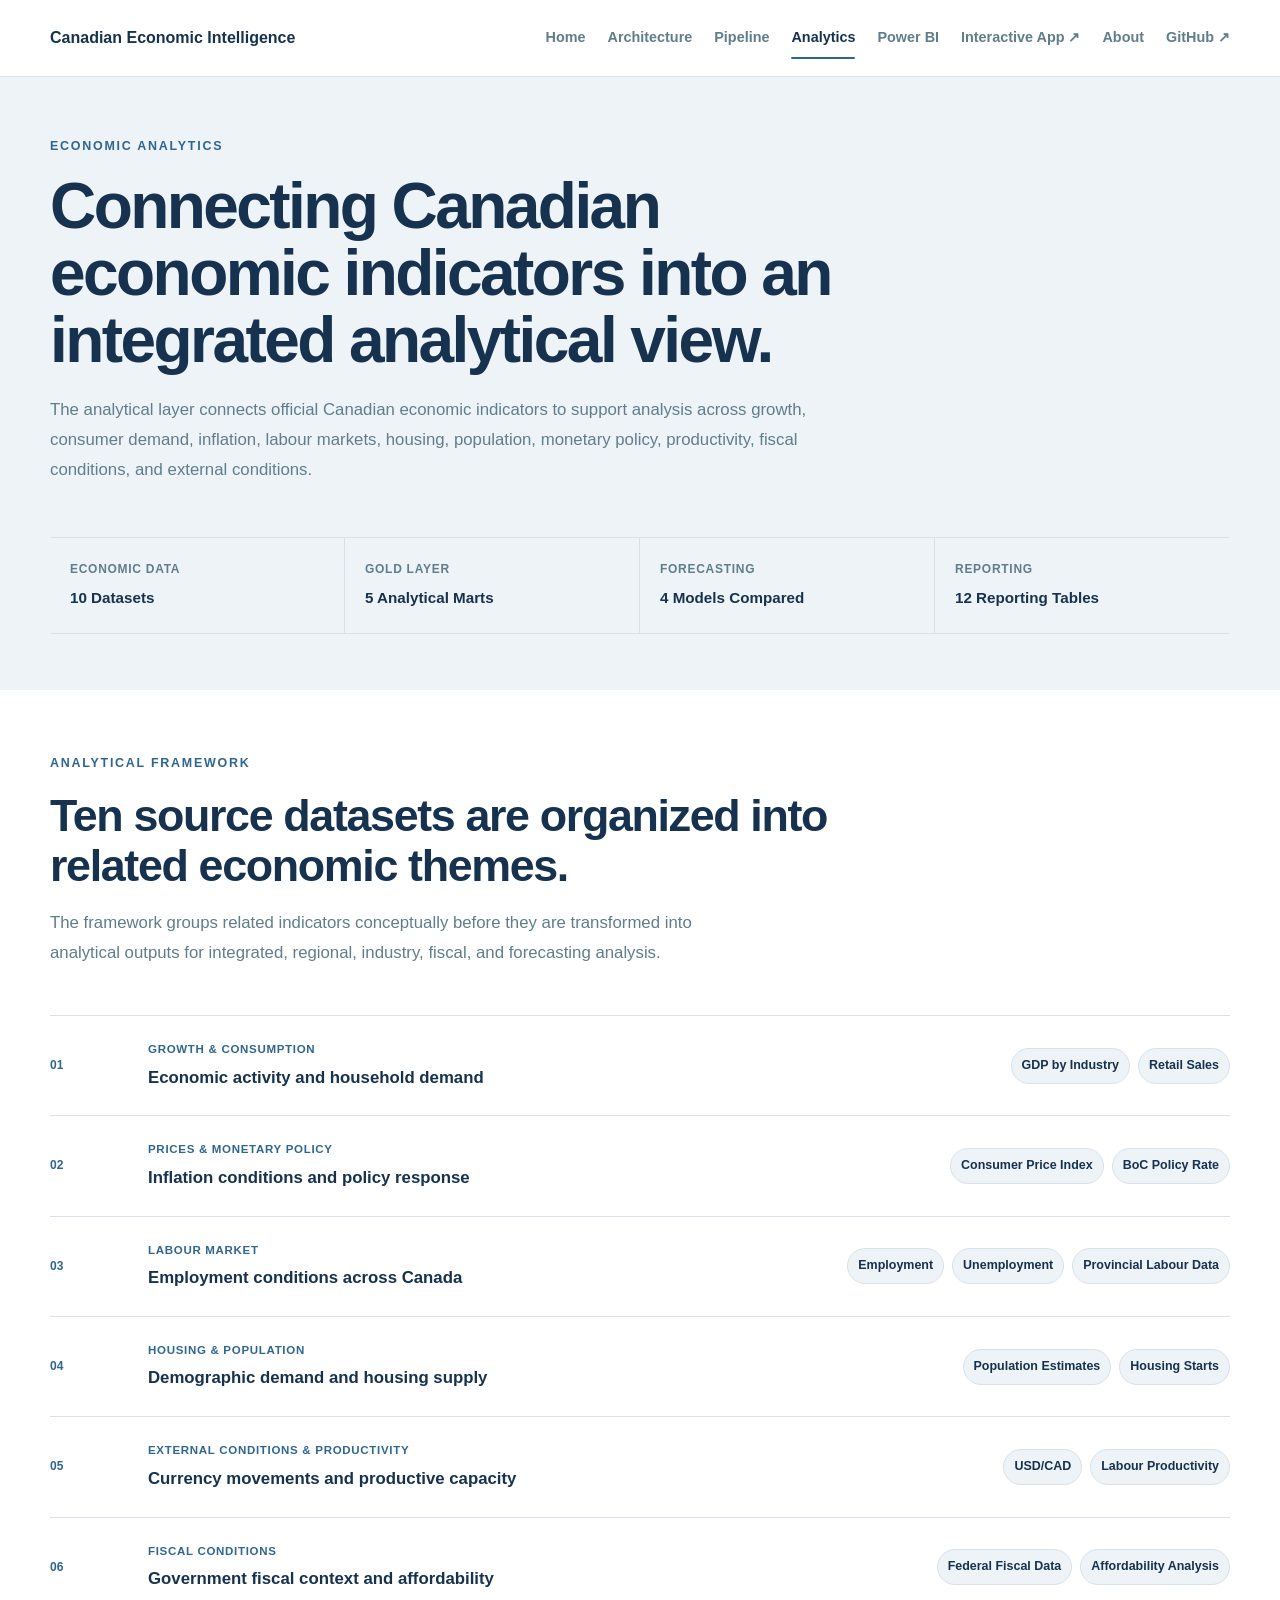
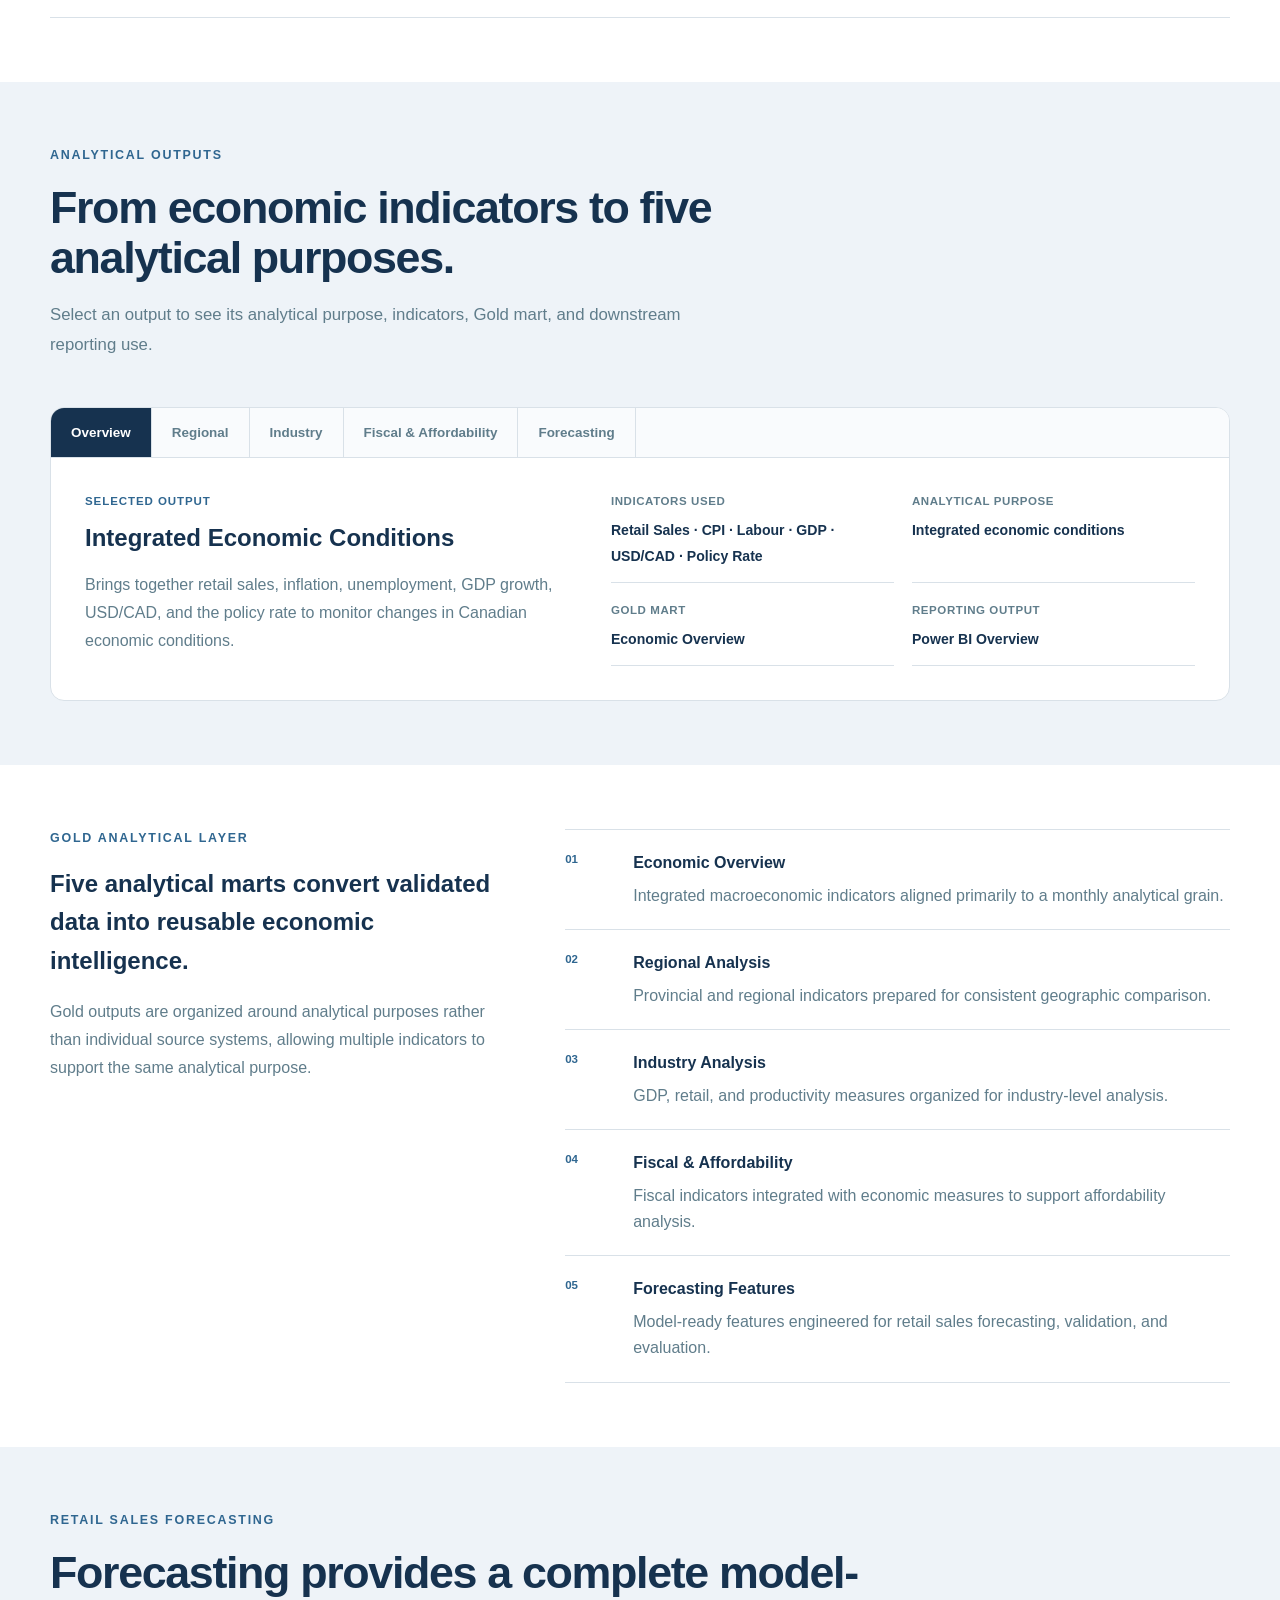
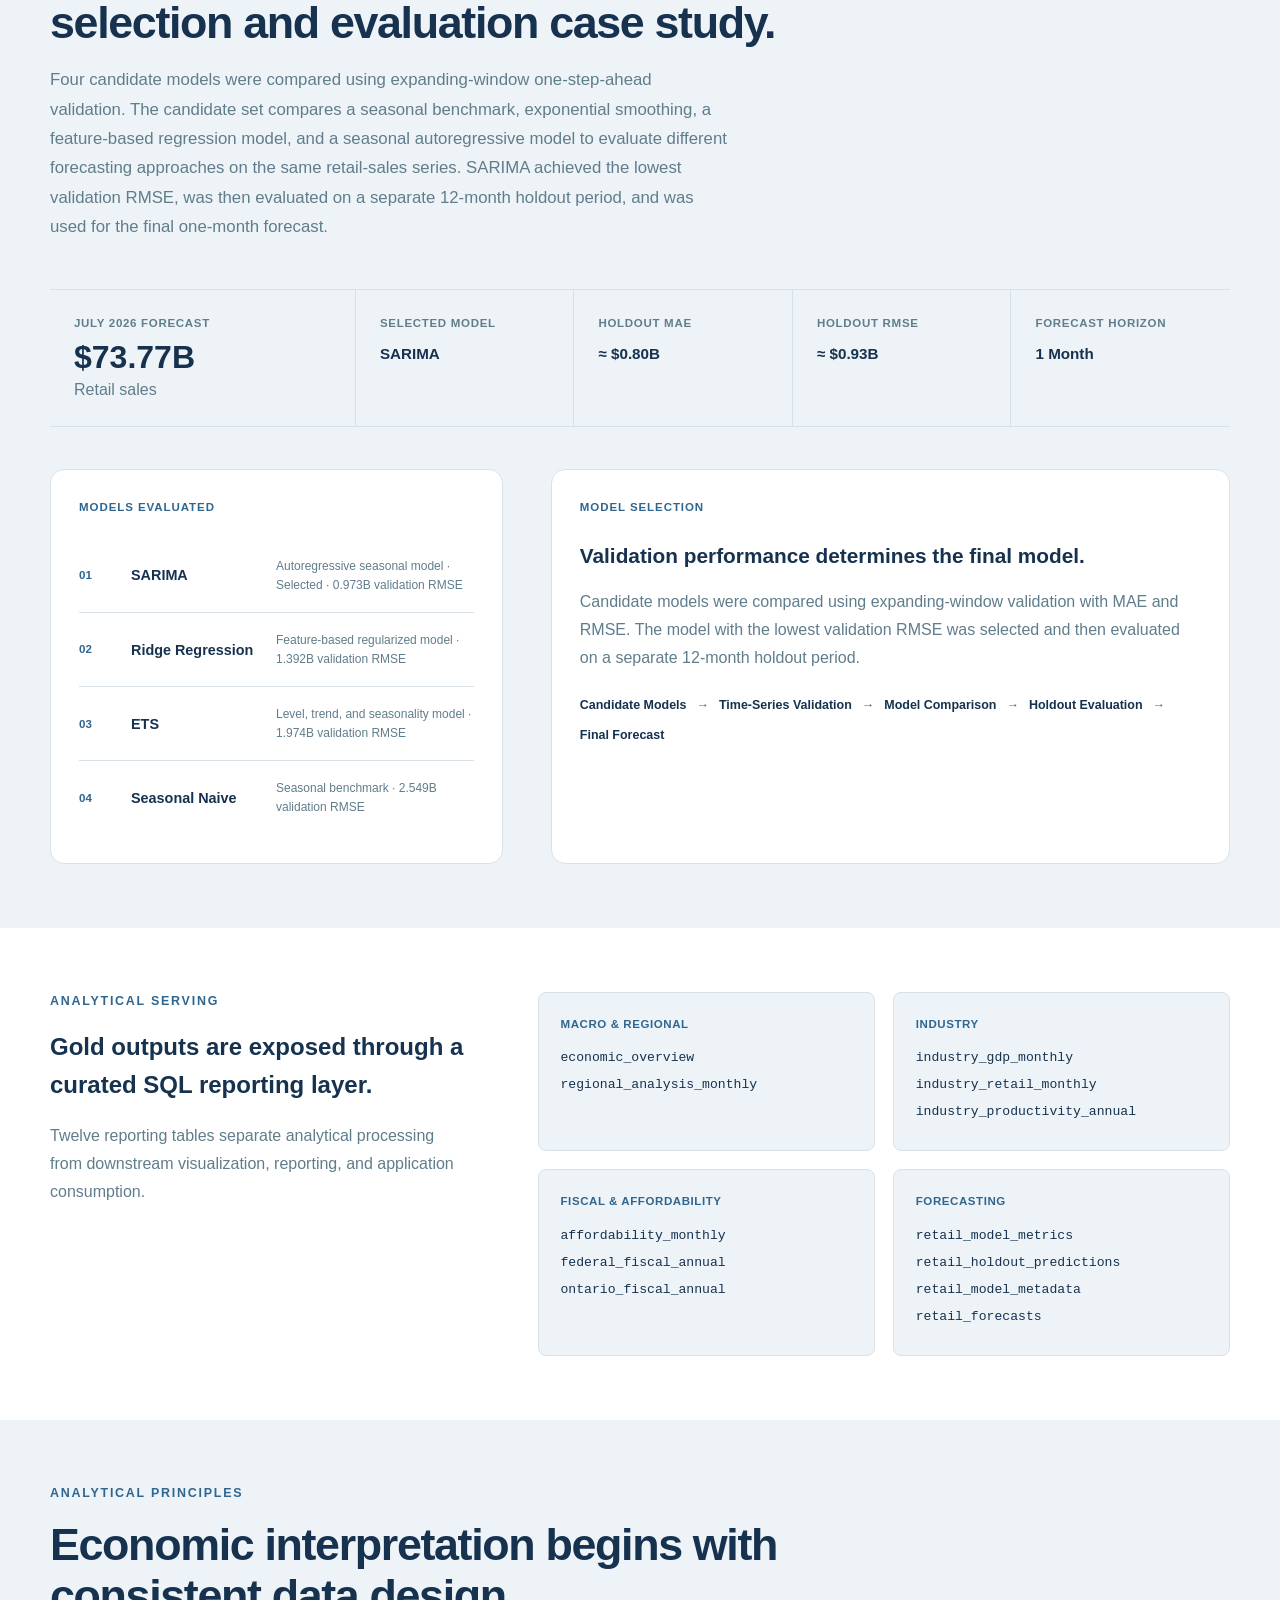
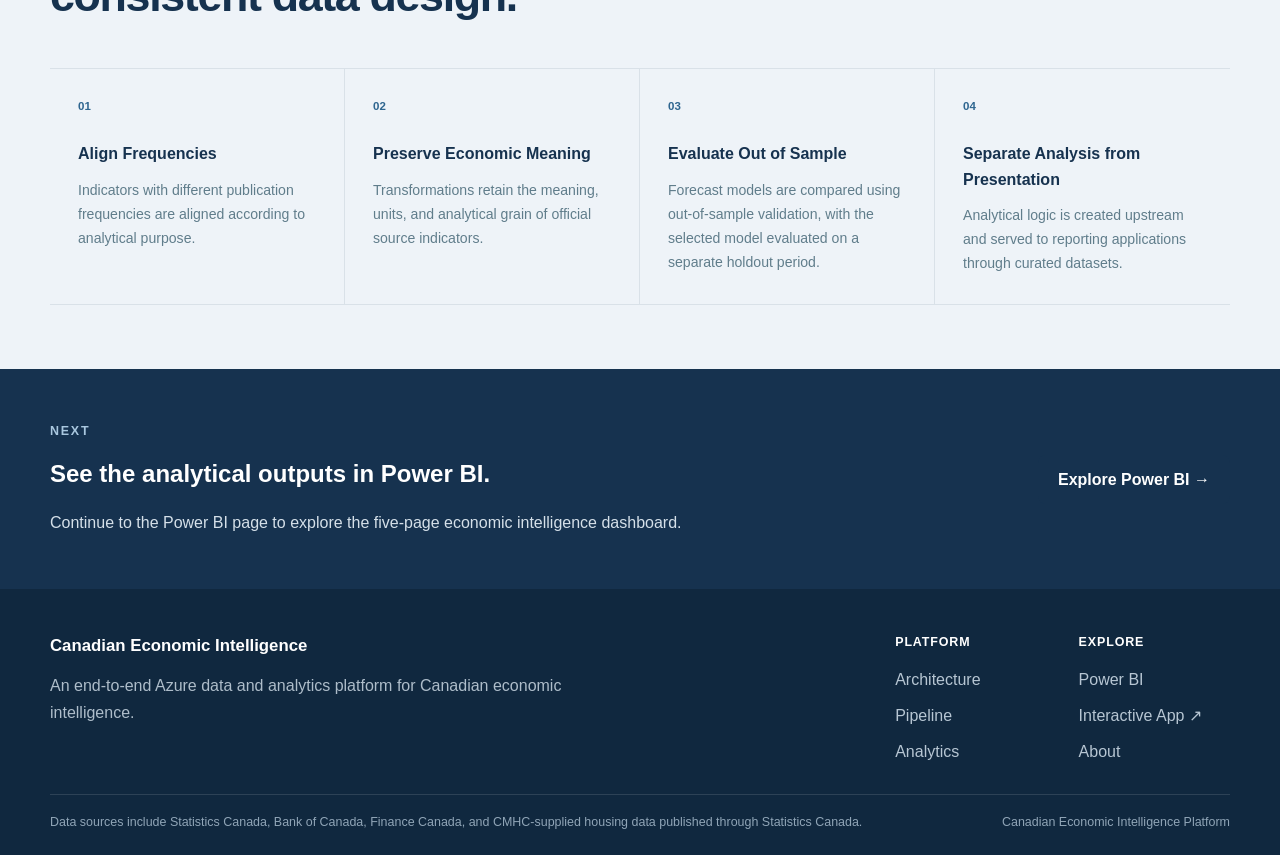
<file: pages/analytics.html>
<!DOCTYPE html>
<html lang="en">

<head>
    <meta charset="UTF-8">

    <meta
        name="viewport"
        content="width=device-width, initial-scale=1.0"
    >

    <meta
        name="description"
        content="Economic analytics and forecasting from the Canadian Economic Intelligence Platform, including growth, inflation, labour markets, housing, population, monetary policy, productivity, and retail sales forecasting."
    >

    <title>
        Analytics | Canadian Economic Intelligence
    </title>

    <!-- Shared site styles -->
    <link
        rel="stylesheet"
        href="../assets/css/styles.css"
    >

    <!-- Shared animation styles -->
    <link
        rel="stylesheet"
        href="../assets/css/animations.css"
    >

    <!-- Shared responsive styles -->
    <link
        rel="stylesheet"
        href="../assets/css/responsive.css"
    >
</head>


<body>

    <!-- =========================================================
         SHARED COMPONENT
         SECTION: Site header
         ========================================================= -->

    <header class="site-header">

        <div class="container header-container">

            <!-- Brand link returns visitors to the portfolio homepage -->
            <a
                href="../index.html"
                class="site-brand"
                aria-label="Canadian Economic Intelligence homepage"
            >
                Canadian Economic Intelligence
            </a>


            <!-- Mobile navigation control -->
            <button
                class="mobile-menu-toggle"
                type="button"
                aria-label="Open navigation menu"
                aria-controls="main-navigation"
                aria-expanded="false"
            >
                <span></span>
                <span></span>
                <span></span>
            </button>


            <!-- Primary portfolio navigation -->
            <nav class="main-nav" id="main-navigation" aria-label="Main navigation">
                <a href="../index.html">Home</a>
                <a href="architecture.html">Architecture</a>
                <a href="pipeline.html">Pipeline</a>
                <a href="analytics.html" class="active" aria-current="page">Analytics</a>
                <a href="powerbi.html">Power BI</a>
                <a href="https://canadian-economic-intelligence-platform.streamlit.app/" target="_blank" rel="noopener noreferrer">Interactive App ↗</a>
                <a href="about.html">About</a>
                <a href="https://github.com/mfchowdhury/canadian-economic-intelligence-platform" target="_blank" rel="noopener noreferrer">GitHub ↗</a>
            </nav>

        </div>

    </header>


    <main>

        <!-- =========================================================
             PAGE: Analytics
             SECTION: Page hero
             PURPOSE:
             Introduces the analytical layer and summarizes the
             platform's main analytical outputs.
             ========================================================= -->

        <section class="inner-page-hero analytics-page-hero">

            <div class="container">

                <div class="inner-page-hero-content">

                    <p class="eyebrow">
                        ECONOMIC ANALYTICS
                    </p>

                    <h1>
                        Connecting Canadian economic indicators into an
                        integrated analytical view.
                    </h1>

                    <p class="inner-page-description">
                        The analytical layer connects official Canadian economic
                        indicators to support analysis across growth, consumer demand,
                        inflation, labour markets, housing, population, monetary policy,
                        productivity, fiscal conditions, and external conditions.
                    </p>

                </div>


                <!-- High-level summary of the analytical platform -->
                <div class="analytics-summary-strip">

                    <div class="analytics-summary-item">
                        <span>Economic Data</span>
                        <strong>10 Datasets</strong>
                    </div>

                    <div class="analytics-summary-item">
                        <span>Gold Layer</span>
                        <strong>5 Analytical Marts</strong>
                    </div>

                    <div class="analytics-summary-item">
                        <span>Forecasting</span>
                        <strong>4 Models Compared</strong>
                    </div>

                    <div class="analytics-summary-item">
                        <span>Reporting</span>
                        <strong>12 Reporting Tables</strong>
                    </div>

                </div>

            </div>

        </section>


        <!-- =========================================================
             PAGE: Analytics
             SECTION: Economic themes
             PURPOSE:
             Organizes individual datasets around economic questions
             instead of presenting them only by source system.
             ========================================================= -->

        <section class="economic-themes-section">

            <div class="container">

                <div class="section-heading economic-themes-heading">

                    <p class="eyebrow">
                        ANALYTICAL FRAMEWORK
                    </p>

                    <h2>
                        Ten source datasets are organized into related
                        economic themes.
                    </h2>

                    <p class="section-description">
                        The framework groups related indicators conceptually before
                        they are transformed into analytical outputs for integrated,
                        regional, industry, fiscal, and forecasting analysis.
                    </p>

                </div>


                <div class="economic-theme-list">

                    <!-- Economic theme 01 -->
                    <article class="economic-theme">

                        <div class="economic-theme-number">
                            01
                        </div>

                        <div class="economic-theme-title">
                            <span>Growth &amp; Consumption</span>
                            <h3>
                                Economic activity and household demand
                            </h3>
                        </div>

                        <div class="economic-theme-indicators">
                            <span>GDP by Industry</span>
                            <span>Retail Sales</span>
                        </div>

                    </article>


                    <!-- Economic theme 02 -->
                    <article class="economic-theme">

                        <div class="economic-theme-number">
                            02
                        </div>

                        <div class="economic-theme-title">
                            <span>Prices &amp; Monetary Policy</span>
                            <h3>
                                Inflation conditions and policy response
                            </h3>
                        </div>

                        <div class="economic-theme-indicators">
                            <span>Consumer Price Index</span>
                            <span>BoC Policy Rate</span>
                        </div>

                    </article>


                    <!-- Economic theme 03 -->
                    <article class="economic-theme">

                        <div class="economic-theme-number">
                            03
                        </div>

                        <div class="economic-theme-title">
                            <span>Labour Market</span>
                            <h3>
                                Employment conditions across Canada
                            </h3>
                        </div>

                        <div class="economic-theme-indicators">
                            <span>Employment</span>
                            <span>Unemployment</span>
                            <span>Provincial Labour Data</span>
                        </div>

                    </article>


                    <!-- Economic theme 04 -->
                    <article class="economic-theme">

                        <div class="economic-theme-number">
                            04
                        </div>

                        <div class="economic-theme-title">
                            <span>Housing &amp; Population</span>
                            <h3>
                                Demographic demand and housing supply
                            </h3>
                        </div>

                        <div class="economic-theme-indicators">
                            <span>Population Estimates</span>
                            <span>Housing Starts</span>
                        </div>

                    </article>


                    <!-- Economic theme 05 -->
                    <article class="economic-theme">

                        <div class="economic-theme-number">
                            05
                        </div>

                        <div class="economic-theme-title">
                            <span>External Conditions &amp; Productivity</span>
                            <h3>
                                Currency movements and productive capacity
                            </h3>
                        </div>

                        <div class="economic-theme-indicators">
                            <span>USD/CAD</span>
                            <span>Labour Productivity</span>
                        </div>

                    </article>


                    <!-- Economic theme 06 -->
                    <article class="economic-theme">

                        <div class="economic-theme-number">
                            06
                        </div>

                        <div class="economic-theme-title">
                            <span>Fiscal Conditions</span>
                            <h3>
                                Government fiscal context and affordability
                            </h3>
                        </div>

                        <div class="economic-theme-indicators">
                            <span>Federal Fiscal Data</span>
                            <span>Affordability Analysis</span>
                        </div>

                    </article>

                </div>

            </div>

        </section>


        <!-- =========================================================
             PAGE: Analytics
             SECTION: Economic explorer
             PURPOSE:
             Provides an interactive explanation of how each economic
             theme contributes to the integrated analytical platform.
             ========================================================= -->

        <section class="economic-explorer-section">
            <div class="container">
                <div class="section-heading economic-explorer-heading">
                    <p class="eyebrow">ANALYTICAL OUTPUTS</p>
                    <h2>From economic indicators to five analytical purposes.</h2>
                    <p class="section-description">
                        Select an output to see its analytical purpose,
                        indicators, Gold mart, and downstream reporting use.
                    </p>
                </div>

                <div class="economic-explorer">
                    <div class="economic-explorer-tabs" role="tablist" aria-label="Analytical outputs">
                        <button class="economic-explorer-tab active" type="button" data-economic-theme="overview" aria-pressed="true">Overview</button>
                        <button class="economic-explorer-tab" type="button" data-economic-theme="regional" aria-pressed="false">Regional</button>
                        <button class="economic-explorer-tab" type="button" data-economic-theme="industry" aria-pressed="false">Industry</button>
                        <button class="economic-explorer-tab" type="button" data-economic-theme="fiscal" aria-pressed="false">Fiscal &amp; Affordability</button>
                        <button class="economic-explorer-tab" type="button" data-economic-theme="forecasting" aria-pressed="false">Forecasting</button>
                    </div>

                    <div class="economic-explorer-panel" aria-live="polite">
                        <div class="economic-explorer-content">
                            <p class="economic-explorer-label">SELECTED OUTPUT</p>
                            <h3 id="economic-theme-title">Integrated Economic Conditions</h3>
                            <p id="economic-theme-description">
                                Brings together retail sales, inflation, unemployment,
                                GDP growth, USD/CAD, and the policy rate to monitor
                                changes in Canadian economic conditions.
                            </p>
                        </div>

                        <div class="economic-explorer-details">
                            <div>
                                <span>Indicators Used</span>
                                <strong id="economic-theme-indicators">Retail Sales · CPI · Labour · GDP · USD/CAD · Policy Rate</strong>
                            </div>
                            <div>
                                <span>Analytical Purpose</span>
                                <strong id="economic-theme-grain">Integrated economic conditions</strong>
                            </div>
                            <div>
                                <span>Gold Mart</span>
                                <strong id="economic-theme-use">Economic Overview</strong>
                            </div>
                            <div>
                                <span>Reporting Output</span>
                                <strong id="economic-theme-output">Power BI Overview</strong>
                            </div>
                        </div>
                    </div>
                </div>
            </div>
        </section>


        <!-- =========================================================
             PAGE: Analytics
             SECTION: Gold analytical marts
             PURPOSE:
             Describes the five curated Gold-layer outputs used for
             downstream analysis, forecasting, SQL serving, and BI.
             
             NOTE:
             Existing CSS class names retain "model" to avoid breaking
             current styling. Only visible portfolio terminology changes
             from "models" to "analytical marts."
             ========================================================= -->

        <section class="gold-analytics-section">

            <div class="container">

                <div class="gold-analytics-layout">

                    <div class="gold-analytics-intro">

                        <p class="eyebrow">
                            GOLD ANALYTICAL LAYER
                        </p>

                        <h2>
                            Five analytical marts convert validated data into
                            reusable economic intelligence.
                        </h2>

                        <p>
                            Gold outputs are organized around analytical
                            purposes rather than individual source systems,
                            allowing multiple indicators to support the same
                            analytical purpose.
                        </p>

                    </div>


                    <div class="gold-model-list">

                        <!-- Gold mart 01 -->
                        <div class="gold-model-row">
                            <span>01</span>

                            <div>
                                <strong>
                                    Economic Overview
                                </strong>

                                <p>
                                    Integrated macroeconomic indicators aligned
                                    primarily to a monthly analytical grain.
                                </p>
                            </div>
                        </div>


                        <!-- Gold mart 02 -->
                        <div class="gold-model-row">
                            <span>02</span>

                            <div>
                                <strong>
                                    Regional Analysis
                                </strong>

                                <p>
                                    Provincial and regional indicators prepared
                                    for consistent geographic comparison.
                                </p>
                            </div>
                        </div>


                        <!-- Gold mart 03 -->
                        <div class="gold-model-row">
                            <span>03</span>

                            <div>
                                <strong>
                                    Industry Analysis
                                </strong>

                                <p>
                                    GDP, retail, and productivity measures
                                    organized for industry-level analysis.
                                </p>
                            </div>
                        </div>


                        <!-- Gold mart 04 -->
                        <div class="gold-model-row">
                            <span>04</span>

                            <div>
                                <strong>
                                    Fiscal &amp; Affordability
                                </strong>

                                <p>
                                    Fiscal indicators integrated with economic
                                    measures to support affordability analysis.
                                </p>
                            </div>
                        </div>


                        <!-- Gold mart 05 -->
                        <div class="gold-model-row">
                            <span>05</span>

                            <div>
                                <strong>
                                    Forecasting Features
                                </strong>

                                <p>
                                    Model-ready features engineered for retail
                                    sales forecasting, validation, and evaluation.
                                </p>
                            </div>
                        </div>

                    </div>

                </div>

            </div>

        </section>


        <!-- =========================================================
             PAGE: Analytics
             SECTION: Retail sales forecasting
             PURPOSE:
             Summarizes the forecasting workflow, selected model,
             validation comparison, holdout performance, and final forecast.
             ========================================================= -->

        <section class="forecasting-section">

            <div class="container">

                <div class="section-heading forecasting-heading">

                    <p class="eyebrow">
                        RETAIL SALES FORECASTING
                    </p>

                    <h2>
                        Forecasting provides a complete model-selection
                        and evaluation case study.
                    </h2>

                    <p class="section-description">
                        Four candidate models were compared using expanding-window
                        one-step-ahead validation. The candidate set compares a seasonal
                        benchmark, exponential smoothing, a feature-based regression model,
                        and a seasonal autoregressive model to evaluate different forecasting
                        approaches on the same retail-sales series. SARIMA achieved the lowest
                        validation RMSE, was then evaluated on a separate 12-month holdout
                        period, and was used for the final one-month forecast.
                    </p>

                </div>


                <!-- Final forecast and holdout evaluation summary -->
                <div class="forecast-results">

                    <div class="forecast-primary-result">

                        <span class="forecast-result-label">
                            JULY 2026 FORECAST
                        </span>

                        <strong>
                            $73.77B
                        </strong>

                        <p>
                            Retail sales
                        </p>

                    </div>


                    <div class="forecast-metric">

                        <span>
                            Selected Model
                        </span>

                        <strong>
                            SARIMA
                        </strong>

                    </div>


                    <div class="forecast-metric">

                        <span>
                            Holdout MAE
                        </span>

                        <strong>
                            ≈ $0.80B
                        </strong>

                    </div>


                    <div class="forecast-metric">

                        <span>
                            Holdout RMSE
                        </span>

                        <strong>
                            ≈ $0.93B
                        </strong>

                    </div>


                    <div class="forecast-metric">

                        <span>
                            Forecast Horizon
                        </span>

                        <strong>
                            1 Month
                        </strong>

                    </div>

                </div>


                <div class="forecast-analysis-layout">

                    <!-- Validation comparison used for model selection -->
                    <div class="forecast-models">

                        <p class="forecast-panel-label">
                            MODELS EVALUATED
                        </p>


                        <div class="forecast-model-row">
                            <span>01</span>

                            <strong>
                                SARIMA
                            </strong>

                            <small>
                                Autoregressive seasonal model · Selected · 0.973B validation RMSE
                            </small>
                        </div>


                        <div class="forecast-model-row">
                            <span>02</span>

                            <strong>
                                Ridge Regression
                            </strong>

                            <small>
                                Feature-based regularized model · 1.392B validation RMSE
                            </small>
                        </div>


                        <div class="forecast-model-row">
                            <span>03</span>

                            <strong>
                                ETS
                            </strong>

                            <small>
                                Level, trend, and seasonality model · 1.974B validation RMSE
                            </small>
                        </div>


                        <div class="forecast-model-row">
                            <span>04</span>

                            <strong>
                                Seasonal Naive
                            </strong>

                            <small>
                                Seasonal benchmark · 2.549B validation RMSE
                            </small>
                        </div>

                    </div>


                    <!-- Forecast model selection methodology -->
                    <div class="forecast-methodology">

                        <p class="forecast-panel-label">
                            MODEL SELECTION
                        </p>

                        <h3>
                            Validation performance determines the final model.
                        </h3>

                        <p>
                            Candidate models were compared using expanding-window
                            validation with MAE and RMSE. The model with the
                            lowest validation RMSE was selected and then evaluated
                            on a separate 12-month holdout period.
                        </p>


                        <div class="forecast-selection-flow">

                            <span>Candidate Models</span>

                            <span aria-hidden="true">
                                →
                            </span>

                            <span>Time-Series Validation</span>

                            <span aria-hidden="true">
                                →
                            </span>

                            <span>Model Comparison</span>

                            <span aria-hidden="true">
                                →
                            </span>

                            <span>Holdout Evaluation</span>

                            <span aria-hidden="true">
                                →
                            </span>

                            <span>Final Forecast</span>

                        </div>

                    </div>

                </div>

            </div>

        </section>


        <!-- =========================================================
             PAGE: Analytics
             SECTION: Analytical serving
             PURPOSE:
             Explains how curated Gold outputs are exposed to downstream
             reporting applications through the SQL serving layer.
             ========================================================= -->

        <section class="analytics-serving-section">

            <div class="container">

                <div class="analytics-serving-layout">

                    <div class="analytics-serving-intro">

                        <p class="eyebrow">
                            ANALYTICAL SERVING
                        </p>

                        <h2>
                            Gold outputs are exposed through a curated SQL
                            reporting layer.
                        </h2>

                        <p>
                            Twelve reporting tables separate analytical
                            processing from downstream visualization,
                            reporting, and application consumption.
                        </p>

                    </div>


                    <!-- SQL reporting tables grouped by analytical purpose -->
                    <div class="analytics-serving-groups">

                        <div class="analytics-serving-group">

                            <span>
                                Macro &amp; Regional
                            </span>

                            <p>
                                economic_overview
                            </p>

                            <p>
                                regional_analysis_monthly
                            </p>

                        </div>


                        <div class="analytics-serving-group">

                            <span>
                                Industry
                            </span>

                            <p>
                                industry_gdp_monthly
                            </p>

                            <p>
                                industry_retail_monthly
                            </p>

                            <p>
                                industry_productivity_annual
                            </p>

                        </div>


                        <div class="analytics-serving-group">

                            <span>
                                Fiscal &amp; Affordability
                            </span>

                            <p>
                                affordability_monthly
                            </p>

                            <p>
                                federal_fiscal_annual
                            </p>

                            <p>
                                ontario_fiscal_annual
                            </p>

                        </div>


                        <div class="analytics-serving-group">

                            <span>
                                Forecasting
                            </span>

                            <p>
                                retail_model_metrics
                            </p>

                            <p>
                                retail_holdout_predictions
                            </p>

                            <p>
                                retail_model_metadata
                            </p>

                            <p>
                                retail_forecasts
                            </p>

                        </div>

                    </div>

                </div>

            </div>

        </section>


        <!-- =========================================================
             PAGE: Analytics
             SECTION: Analytical principles
             PURPOSE:
             Communicates the design principles used to preserve
             consistency, interpretability, and analytical reliability.
             ========================================================= -->

        <section class="analytics-principles-section">

            <div class="container">

                <div class="section-heading analytics-principles-heading">

                    <p class="eyebrow">
                        ANALYTICAL PRINCIPLES
                    </p>

                    <h2>
                        Economic interpretation begins with consistent
                        data design.
                    </h2>

                </div>


                <div class="analytics-principles">

                    <!-- Principle 01 -->
                    <article class="analytics-principle">

                        <span>
                            01
                        </span>

                        <h3>
                            Align Frequencies
                        </h3>

                        <p>
                            Indicators with different publication frequencies
                            are aligned according to analytical purpose.
                        </p>

                    </article>


                    <!-- Principle 02 -->
                    <article class="analytics-principle">

                        <span>
                            02
                        </span>

                        <h3>
                            Preserve Economic Meaning
                        </h3>

                        <p>
                            Transformations retain the meaning, units,
                            and analytical grain of official source indicators.
                        </p>

                    </article>


                    <!-- Principle 03 -->
                    <article class="analytics-principle">

                        <span>
                            03
                        </span>

                        <h3>
                            Evaluate Out of Sample
                        </h3>

                        <p>
                            Forecast models are compared using out-of-sample
                            validation, with the selected model evaluated on
                            a separate holdout period.
                        </p>

                    </article>


                    <!-- Principle 04 -->
                    <article class="analytics-principle">

                        <span>
                            04
                        </span>

                        <h3>
                            Separate Analysis from Presentation
                        </h3>

                        <p>
                            Analytical logic is created upstream and served
                            to reporting applications through curated datasets.
                        </p>

                    </article>

                </div>

            </div>

        </section>


        <!-- =========================================================
             PAGE: Analytics
             SECTION: Next page navigation
             PURPOSE:
             Directs visitors from analytical methodology to the
             downstream Power BI reporting experience.
             ========================================================= -->

        <section class="next-page-section">

            <div class="container">

                <div class="next-page-inner">

                    <div>

                        <p class="eyebrow">
                            NEXT
                        </p>

                        <h2>
                            See the analytical outputs in Power BI.
                        </h2>

                        <p>
                            Continue to the Power BI page to explore the
                            five-page economic intelligence dashboard.
                        </p>

                    </div>


                    <a
                        href="powerbi.html"
                        class="button button-primary"
                    >
                        Explore Power BI →
                    </a>

                </div>

            </div>

        </section>

    </main>


    <!-- =========================================================
         SHARED COMPONENT
         SECTION: Site footer
         ========================================================= -->

    <footer class="site-footer">

        <div class="container">

            <div class="footer-main">

                <div class="footer-brand">

                    <a
                        href="../index.html"
                        class="footer-title"
                    >
                        Canadian Economic Intelligence
                    </a>

                    <p>
                        An end-to-end Azure data and analytics platform for
                        Canadian economic intelligence.
                    </p>

                </div>


                <div class="footer-navigation">

                    <div class="footer-group">

                        <span class="footer-heading">
                            Platform
                        </span>

                        <a href="architecture.html">
                            Architecture
                        </a>

                        <a href="pipeline.html">
                            Pipeline
                        </a>

                        <a href="analytics.html">
                            Analytics
                        </a>

                    </div>


                    <div class="footer-group">

                        <span class="footer-heading">
                            Explore
                        </span>

                        <a href="powerbi.html">
                            Power BI
                        </a>

                        <a
                            href="https://canadian-economic-intelligence-platform.streamlit.app/"
                            target="_blank"
                            rel="noopener noreferrer"
                        >
                            Interactive App ↗
                        </a>

                        <a href="about.html">
                            About
                        </a>

                    </div>

                </div>

            </div>


            <div class="footer-bottom">

                <p>
                    Data sources include Statistics Canada, Bank of Canada,
                    Finance Canada, and CMHC-supplied housing data published
                    through Statistics Canada.
                </p>

                <p>
                    Canadian Economic Intelligence Platform
                </p>

            </div>

        </div>

    </footer>


    <!-- Shared site navigation and interaction logic -->
    <script src="../assets/js/main.js"></script>

    <!-- Analytics-page economic explorer interaction logic -->
    <script src="../assets/js/analytics.js"></script>

</body>

</html>
</file>
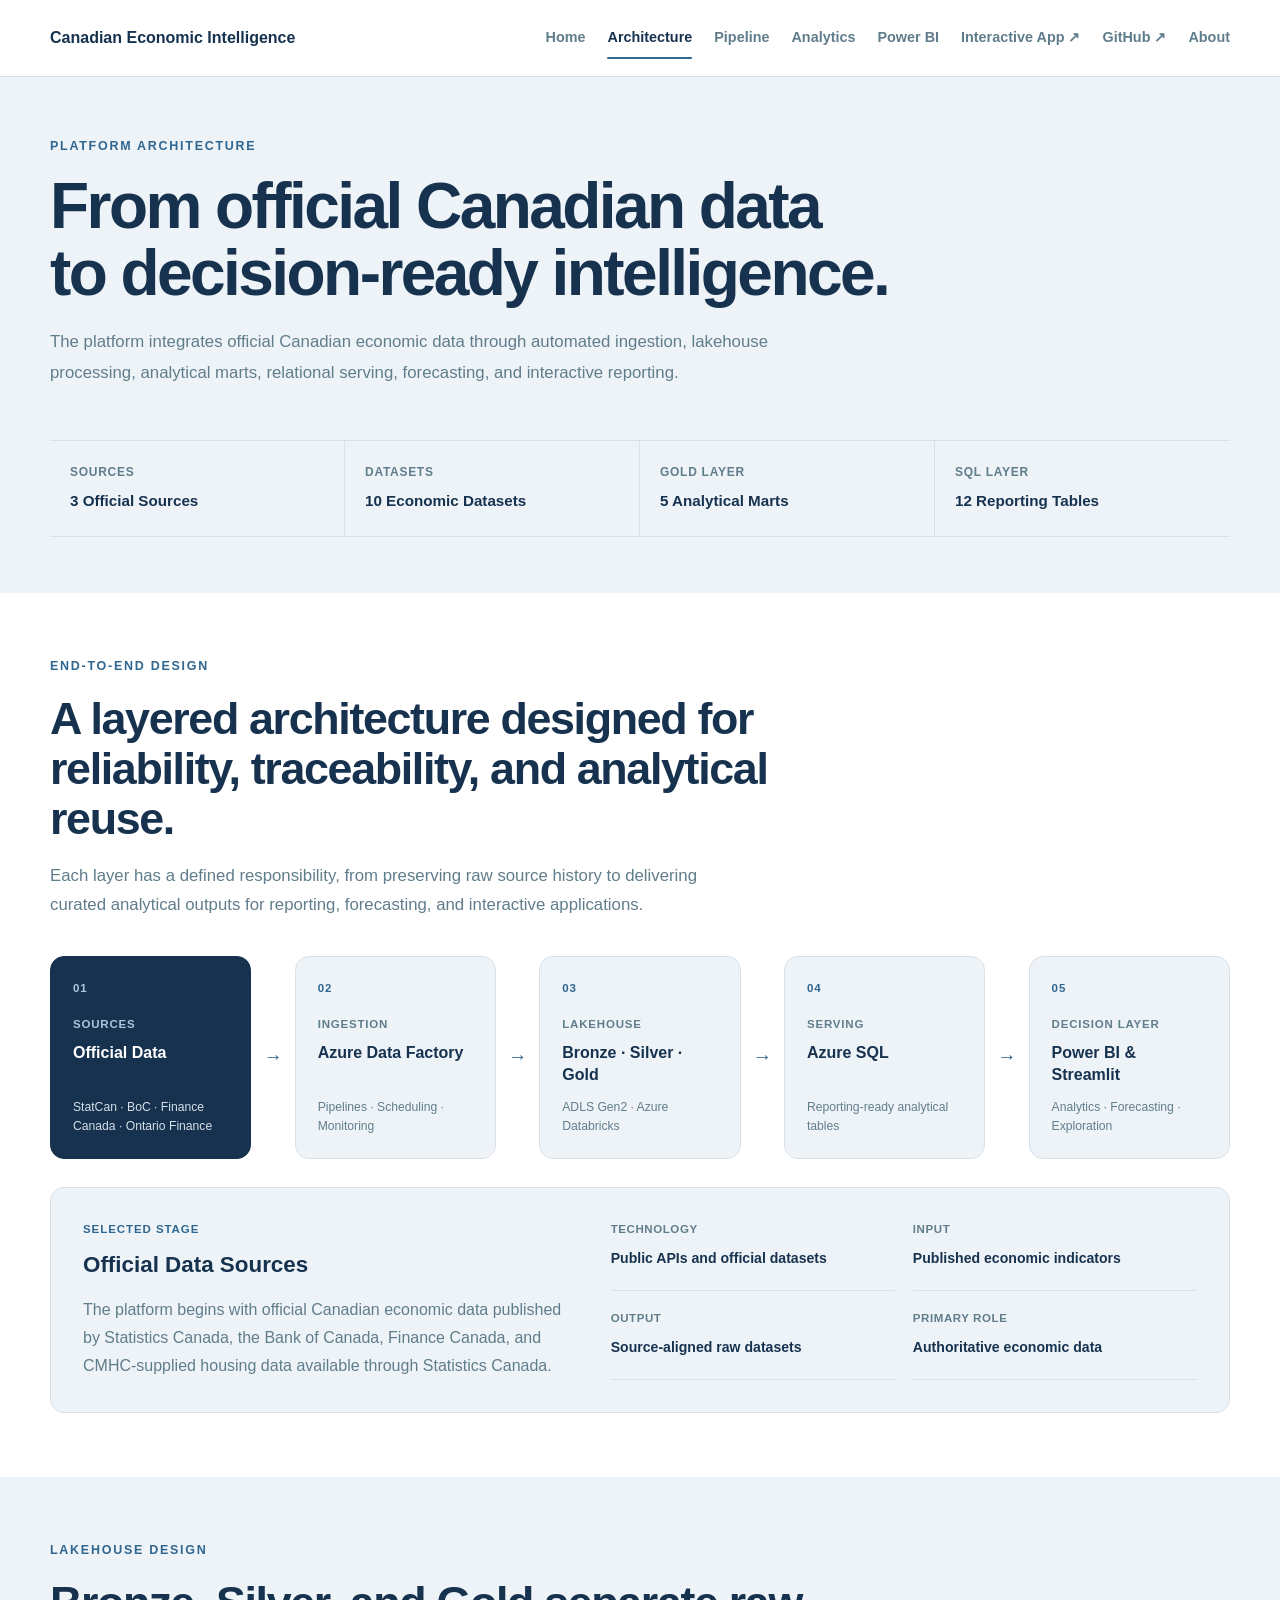
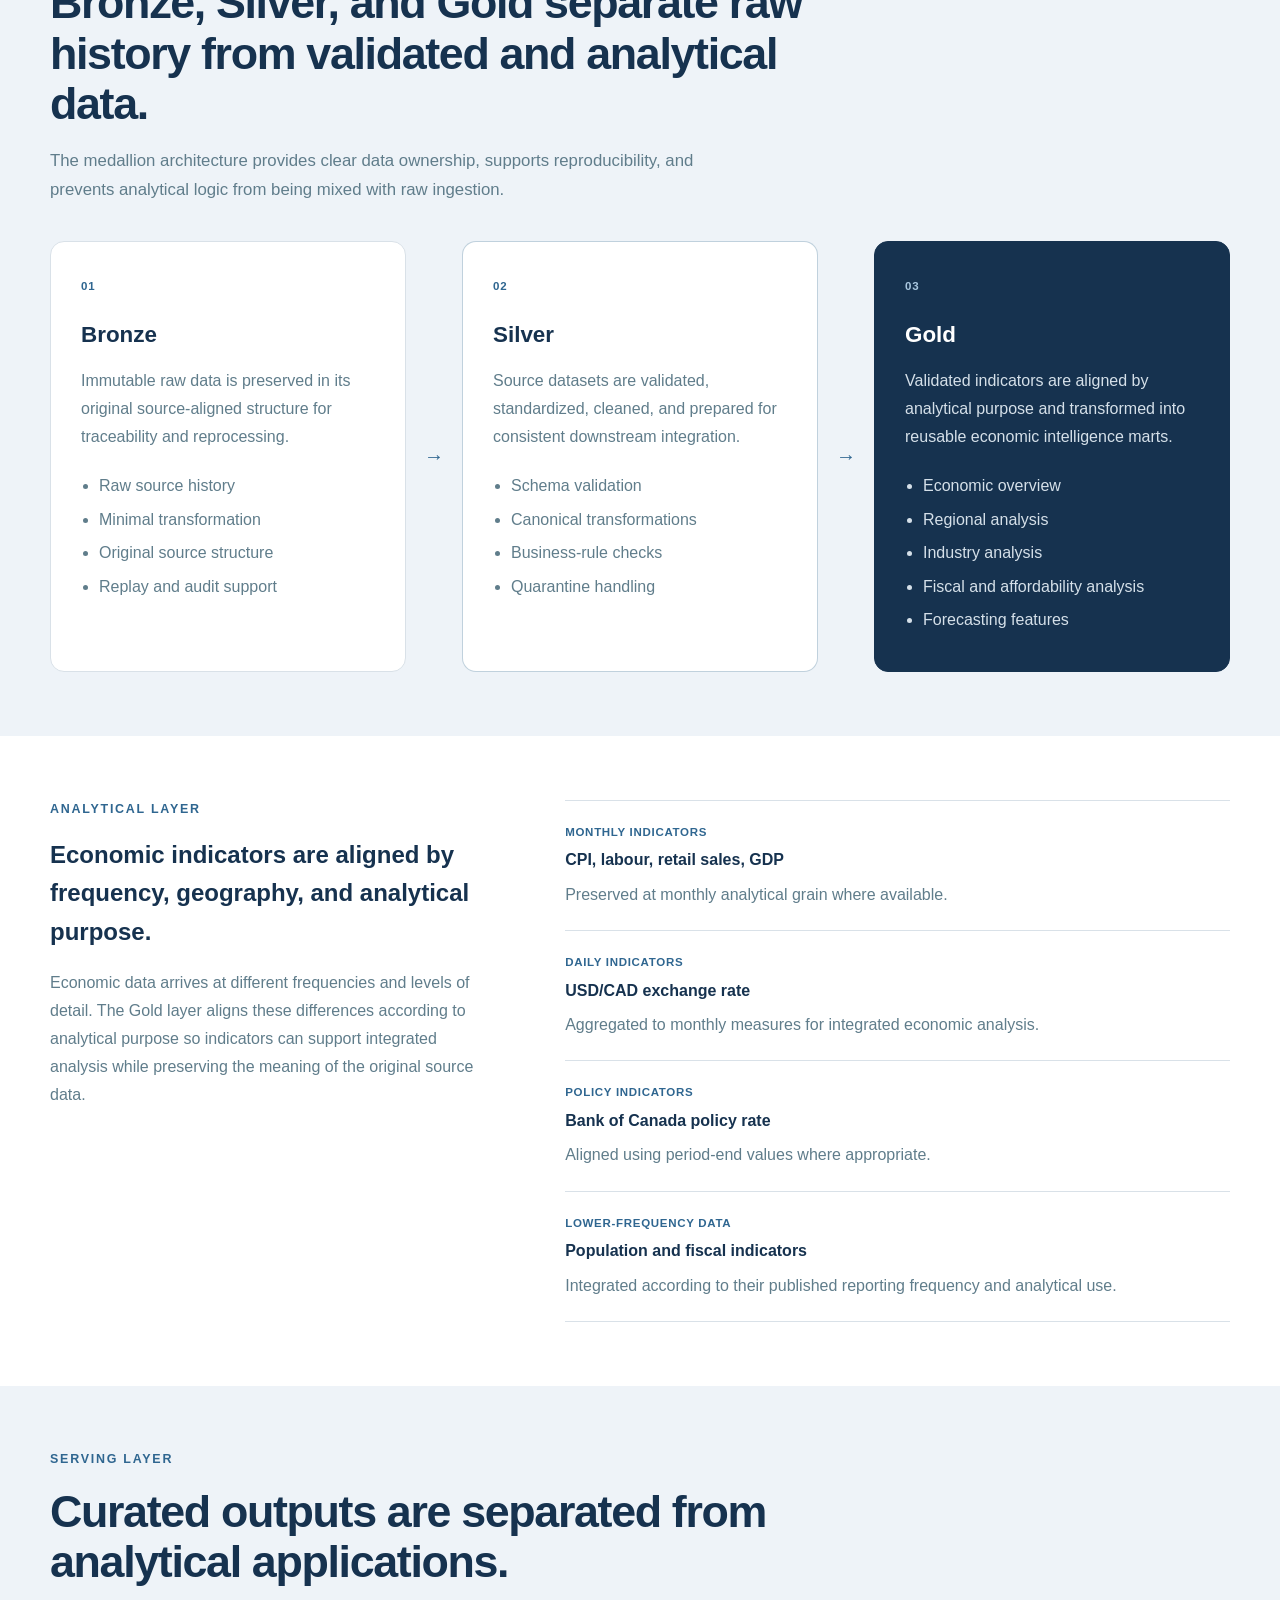
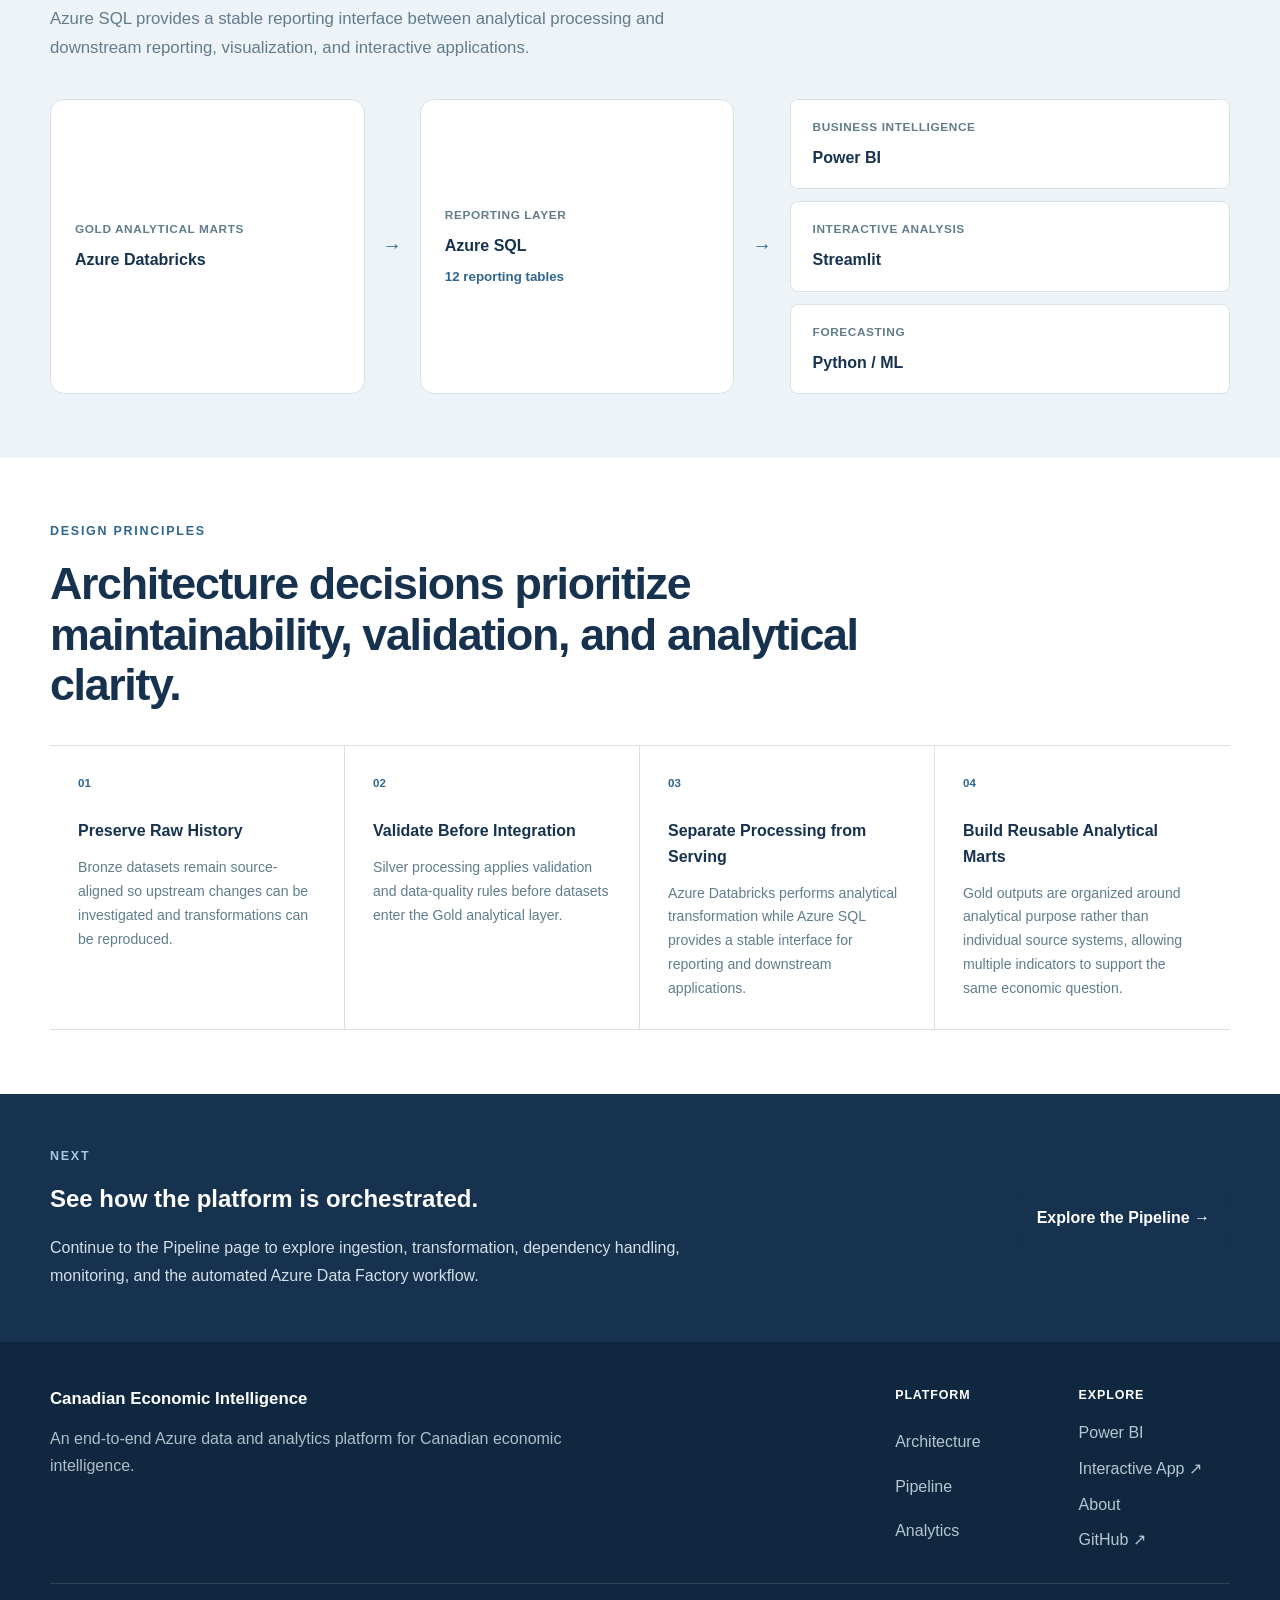
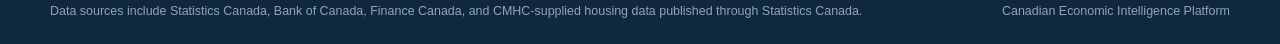
<file: pages/architecture.html>
<!DOCTYPE html>
<html lang="en">

<head>
    <meta charset="UTF-8">

    <meta
        name="viewport"
        content="width=device-width, initial-scale=1.0"
    >

    <meta
        name="description"
        content="Architecture of the Canadian Economic Intelligence Platform, including official data sources, Azure Data Factory ingestion, lakehouse processing, analytical marts, Azure SQL, Power BI, and Streamlit."
    >

    <title>
        Architecture | Canadian Economic Intelligence
    </title>


    <!-- Shared site styles -->
    <link
        rel="stylesheet"
        href="../assets/css/styles.css"
    >

    <!-- Shared animation styles -->
    <link
        rel="stylesheet"
        href="../assets/css/animations.css"
    >

    <!-- Shared responsive styles -->
    <link
        rel="stylesheet"
        href="../assets/css/responsive.css"
    >
</head>


<body>

    <!-- =========================================================
         SHARED COMPONENT
         SECTION: Site header
         PURPOSE:
         Provide consistent navigation across the portfolio
         and direct access to the interactive application.
         ========================================================= -->

    <header class="site-header">

        <div class="container header-container">

            <a
                href="../index.html"
                class="site-brand"
                aria-label="Canadian Economic Intelligence homepage"
            >
                Canadian Economic Intelligence
            </a>


            <button
                class="mobile-menu-toggle"
                type="button"
                aria-label="Open navigation menu"
                aria-controls="main-navigation"
                aria-expanded="false"
            >
                <span></span>
                <span></span>
                <span></span>
            </button>


            <nav
                class="main-nav"
                id="main-navigation"
                aria-label="Main navigation"
            >

                <a href="../index.html">
                    Home
                </a>

                <a
                    href="architecture.html"
                    class="active"
                    aria-current="page"
                >
                    Architecture
                </a>

                <a href="pipeline.html">
                    Pipeline
                </a>

                <a href="analytics.html">
                    Analytics
                </a>

                <a href="powerbi.html">
                    Power BI
                </a>


                <!-- Open the deployed Streamlit application directly -->
                <a
                    href="https://canadian-economic-intelligence-platform.streamlit.app/"
                    target="_blank"
                    rel="noopener noreferrer"
                >
                    Interactive App ↗
                </a>


                <a
                    href="https://github.com/mfchowdhury/canadian-economic-intelligence-platform"
                    target="_blank"
                    rel="noopener noreferrer"
                >
                    GitHub ↗
                </a>


                <a href="about.html">
                    About
                </a>

            </nav>

        </div>

    </header>


    <main>

        <!-- =========================================================
             PAGE: Architecture
             SECTION: Hero
             PURPOSE:
             Introduce the platform architecture and summarize
             the scale of the engineering and analytical design.
             ========================================================= -->

        <section class="inner-page-hero architecture-page-hero">

            <div class="container">

                <div class="inner-page-hero-content">

                    <p class="eyebrow">
                        PLATFORM ARCHITECTURE
                    </p>

                    <h1>
                        From official Canadian data to
                        decision-ready intelligence.
                    </h1>

                    <p class="inner-page-description">
                        The platform integrates official Canadian economic
                        data through automated ingestion, lakehouse processing,
                        analytical marts, relational serving, forecasting,
                        and interactive reporting.
                    </p>

                </div>


                <div class="architecture-summary-strip">

                    <div class="architecture-summary-item">
                        <span>Sources</span>
                        <strong>3 Official Sources</strong>
                    </div>

                    <div class="architecture-summary-item">
                        <span>Datasets</span>
                        <strong>10 Economic Datasets</strong>
                    </div>

                    <div class="architecture-summary-item">
                        <span>Gold Layer</span>
                        <strong>5 Analytical Marts</strong>
                    </div>

                    <div class="architecture-summary-item">
                        <span>SQL Layer</span>
                        <strong>12 Reporting Tables</strong>
                    </div>

                </div>

            </div>

        </section>


        <!-- =========================================================
             PAGE: Architecture
             SECTION: End-to-end design
             PURPOSE:
             Show the major architectural stages from official
             data sources through analytical consumption.
             ========================================================= -->

        <section class="architecture-system-section">

            <div class="container">

                <div class="section-heading architecture-system-heading">

                    <p class="eyebrow">
                        END-TO-END DESIGN
                    </p>

                    <h2>
                        A layered architecture designed for reliability,
                        traceability, and analytical reuse.
                    </h2>

                    <p class="section-description">
                        Each layer has a defined responsibility, from preserving
                        raw source history to delivering curated analytical
                        outputs for reporting, forecasting, and interactive
                        applications.
                    </p>

                </div>


                <div
                    class="architecture-system"
                    data-architecture-system
                >

                    <!-- Stage 01: Official data sources -->
                    <button
                        class="architecture-stage active"
                        type="button"
                        data-stage="sources"
                        aria-pressed="true"
                    >

                        <span class="architecture-stage-number">
                            01
                        </span>

                        <span class="architecture-stage-label">
                            Sources
                        </span>

                        <strong>
                            Official Data
                        </strong>

                        <small>
                            StatCan · BoC · Finance Canada · Ontario Finance
                        </small>

                    </button>


                    <div
                        class="architecture-system-arrow"
                        aria-hidden="true"
                    >
                        →
                    </div>


                    <!-- Stage 02: Automated ingestion and orchestration -->
                    <button
                        class="architecture-stage"
                        type="button"
                        data-stage="ingestion"
                        aria-pressed="false"
                    >

                        <span class="architecture-stage-number">
                            02
                        </span>

                        <span class="architecture-stage-label">
                            Ingestion
                        </span>

                        <strong>
                            Azure Data Factory
                        </strong>

                        <small>
                            Pipelines · Scheduling · Monitoring
                        </small>

                    </button>


                    <div
                        class="architecture-system-arrow"
                        aria-hidden="true"
                    >
                        →
                    </div>


                    <!-- Stage 03: Lakehouse processing -->
                    <button
                        class="architecture-stage"
                        type="button"
                        data-stage="lakehouse"
                        aria-pressed="false"
                    >

                        <span class="architecture-stage-number">
                            03
                        </span>

                        <span class="architecture-stage-label">
                            Lakehouse
                        </span>

                        <strong>
                            Bronze · Silver · Gold
                        </strong>

                        <small>
                            ADLS Gen2 · Azure Databricks
                        </small>

                    </button>


                    <div
                        class="architecture-system-arrow"
                        aria-hidden="true"
                    >
                        →
                    </div>


                    <!-- Stage 04: Relational serving layer -->
                    <button
                        class="architecture-stage"
                        type="button"
                        data-stage="serving"
                        aria-pressed="false"
                    >

                        <span class="architecture-stage-number">
                            04
                        </span>

                        <span class="architecture-stage-label">
                            Serving
                        </span>

                        <strong>
                            Azure SQL
                        </strong>

                        <small>
                            Reporting-ready analytical tables
                        </small>

                    </button>


                    <div
                        class="architecture-system-arrow"
                        aria-hidden="true"
                    >
                        →
                    </div>


                    <!-- Stage 05: Decision and application layer -->
                    <button
                        class="architecture-stage"
                        type="button"
                        data-stage="delivery"
                        aria-pressed="false"
                    >

                        <span class="architecture-stage-number">
                            05
                        </span>

                        <span class="architecture-stage-label">
                            Decision Layer
                        </span>

                        <strong>
                            Power BI &amp; Streamlit
                        </strong>

                        <small>
                            Analytics · Forecasting · Exploration
                        </small>

                    </button>

                </div>


                <!-- Interactive details are updated by architecture.js -->
                <div
                    class="architecture-detail-panel"
                    aria-live="polite"
                >

                    <div class="architecture-detail-content">

                        <p class="architecture-detail-label">
                            SELECTED STAGE
                        </p>

                        <h3 id="architecture-detail-title">
                            Official Data Sources
                        </h3>

                        <p id="architecture-detail-description">
                            The platform begins with official Canadian economic
                            data published by Statistics Canada, the Bank of Canada,
                            Finance Canada, and CMHC-supplied
                            housing data available through Statistics Canada.
                        </p>

                    </div>


                    <div class="architecture-detail-grid">

                        <div>
                            <span>Technology</span>

                            <strong id="architecture-detail-technology">
                                Public APIs and official datasets
                            </strong>
                        </div>


                        <div>
                            <span>Input</span>

                            <strong id="architecture-detail-input">
                                Published economic indicators
                            </strong>
                        </div>


                        <div>
                            <span>Output</span>

                            <strong id="architecture-detail-output">
                                Source-aligned raw datasets
                            </strong>
                        </div>


                        <div>
                            <span>Primary Role</span>

                            <strong id="architecture-detail-role">
                                Authoritative economic data
                            </strong>
                        </div>

                    </div>

                </div>

            </div>

        </section>


        <!-- =========================================================
             PAGE: Architecture
             SECTION: Lakehouse design
             PURPOSE:
             Explain how Bronze, Silver, and Gold separate
             raw history, validated data, and analytical outputs.
             ========================================================= -->

        <section class="medallion-section">

            <div class="container">

                <div class="section-heading medallion-heading">

                    <p class="eyebrow">
                        LAKEHOUSE DESIGN
                    </p>

                    <h2>
                        Bronze, Silver, and Gold separate raw history
                        from validated and analytical data.
                    </h2>

                    <p class="section-description">
                        The medallion architecture provides clear data ownership,
                        supports reproducibility, and prevents analytical logic
                        from being mixed with raw ingestion.
                    </p>

                </div>


                <div class="medallion-flow">

                    <!-- Bronze preserves original source history -->
                    <article class="medallion-layer bronze-layer">

                        <span class="medallion-number">
                            01
                        </span>

                        <h3>
                            Bronze
                        </h3>

                        <p>
                            Immutable raw data is preserved in its original
                            source-aligned structure for traceability and
                            reprocessing.
                        </p>

                        <ul>
                            <li>Raw source history</li>
                            <li>Minimal transformation</li>
                            <li>Original source structure</li>
                            <li>Replay and audit support</li>
                        </ul>

                    </article>


                    <div
                        class="medallion-arrow"
                        aria-hidden="true"
                    >
                        →
                    </div>


                    <!-- Silver validates and standardizes source data -->
                    <article class="medallion-layer silver-layer">

                        <span class="medallion-number">
                            02
                        </span>

                        <h3>
                            Silver
                        </h3>

                        <p>
                            Source datasets are validated, standardized,
                            cleaned, and prepared for consistent downstream
                            integration.
                        </p>

                        <ul>
                            <li>Schema validation</li>
                            <li>Canonical transformations</li>
                            <li>Business-rule checks</li>
                            <li>Quarantine handling</li>
                        </ul>

                    </article>


                    <div
                        class="medallion-arrow"
                        aria-hidden="true"
                    >
                        →
                    </div>


                    <!-- Gold organizes reusable analytical marts -->
                    <article class="medallion-layer gold-layer">

                        <span class="medallion-number">
                            03
                        </span>

                        <h3>
                            Gold
                        </h3>

                        <p>
                            Validated indicators are aligned by analytical
                            purpose and transformed into reusable economic
                            intelligence marts.
                        </p>

                        <ul>
                            <li>Economic overview</li>
                            <li>Regional analysis</li>
                            <li>Industry analysis</li>
                            <li>Fiscal and affordability analysis</li>
                            <li>Forecasting features</li>
                        </ul>

                    </article>

                </div>

            </div>

        </section>


        <!-- =========================================================
             PAGE: Architecture
             SECTION: Analytical layer
             PURPOSE:
             Explain how indicators with different frequencies
             and levels of detail are aligned for analysis.
             ========================================================= -->

        <section class="analytical-architecture-section">

            <div class="container">

                <div class="analytical-architecture-layout">

                    <div class="analytical-architecture-intro">

                        <p class="eyebrow">
                            ANALYTICAL LAYER
                        </p>

                        <h2>
                            Economic indicators are aligned by frequency,
                            geography, and analytical purpose.
                        </h2>

                        <p>
                            Economic data arrives at different frequencies and
                            levels of detail. The Gold layer aligns these
                            differences according to analytical purpose so
                            indicators can support integrated analysis while
                            preserving the meaning of the original source data.
                        </p>

                    </div>


                    <div class="alignment-rules">

                        <div class="alignment-rule">

                            <span class="alignment-rule-label">
                                Monthly Indicators
                            </span>

                            <strong>
                                CPI, labour, retail sales, GDP
                            </strong>

                            <p>
                                Preserved at monthly analytical grain where
                                available.
                            </p>

                        </div>


                        <div class="alignment-rule">

                            <span class="alignment-rule-label">
                                Daily Indicators
                            </span>

                            <strong>
                                USD/CAD exchange rate
                            </strong>

                            <p>
                                Aggregated to monthly measures for integrated
                                economic analysis.
                            </p>

                        </div>


                        <div class="alignment-rule">

                            <span class="alignment-rule-label">
                                Policy Indicators
                            </span>

                            <strong>
                                Bank of Canada policy rate
                            </strong>

                            <p>
                                Aligned using period-end values where
                                appropriate.
                            </p>

                        </div>


                        <div class="alignment-rule">

                            <span class="alignment-rule-label">
                                Lower-Frequency Data
                            </span>

                            <strong>
                                Population and fiscal indicators
                            </strong>

                            <p>
                                Integrated according to their published
                                reporting frequency and analytical use.
                            </p>

                        </div>

                    </div>

                </div>

            </div>

        </section>


        <!-- =========================================================
             PAGE: Architecture
             SECTION: Serving layer
             PURPOSE:
             Show how Gold analytical outputs are exposed through
             Azure SQL to downstream reporting and applications.
             ========================================================= -->

        <section class="serving-layer-section">

            <div class="container">

                <div class="section-heading serving-layer-heading">

                    <p class="eyebrow">
                        SERVING LAYER
                    </p>

                    <h2>
                        Curated outputs are separated from analytical
                        applications.
                    </h2>

                    <p class="section-description">
                        Azure SQL provides a stable reporting interface between
                        analytical processing and downstream reporting,
                        visualization, and interactive applications.
                    </p>

                </div>


                <div class="serving-flow">

                    <!-- Gold analytical outputs generated in Databricks -->
                    <div class="serving-source">

                        <span>
                            Gold Analytical Marts
                        </span>

                        <strong>
                            Azure Databricks
                        </strong>

                    </div>


                    <div
                        class="serving-connector"
                        aria-hidden="true"
                    >
                        →
                    </div>


                    <!-- Relational reporting interface -->
                    <div class="serving-database">

                        <span>
                            Reporting Layer
                        </span>

                        <strong>
                            Azure SQL
                        </strong>

                        <small>
                            12 reporting tables
                        </small>

                    </div>


                    <div
                        class="serving-connector"
                        aria-hidden="true"
                    >
                        →
                    </div>


                    <!-- Downstream analytical consumers -->
                    <div class="serving-consumers">

                        <div>

                            <span>
                                Business Intelligence
                            </span>

                            <strong>
                                Power BI
                            </strong>

                        </div>


                        <div>

                            <span>
                                Interactive Analysis
                            </span>

                            <strong>
                                Streamlit
                            </strong>

                        </div>


                        <div>

                            <span>
                                Forecasting
                            </span>

                            <strong>
                                Python / ML
                            </strong>

                        </div>

                    </div>

                </div>

            </div>

        </section>


        <!-- =========================================================
             PAGE: Architecture
             SECTION: Design principles
             PURPOSE:
             Summarize the architectural decisions used to improve
             maintainability, quality, and analytical reuse.
             ========================================================= -->

        <section class="architecture-principles-section">

            <div class="container">

                <div class="section-heading architecture-principles-heading">

                    <p class="eyebrow">
                        DESIGN PRINCIPLES
                    </p>

                    <h2>
                        Architecture decisions prioritize maintainability,
                        validation, and analytical clarity.
                    </h2>

                </div>


                <div class="architecture-principles">

                    <article class="architecture-principle">

                        <span>
                            01
                        </span>

                        <h3>
                            Preserve Raw History
                        </h3>

                        <p>
                            Bronze datasets remain source-aligned so upstream
                            changes can be investigated and transformations
                            can be reproduced.
                        </p>

                    </article>


                    <article class="architecture-principle">

                        <span>
                            02
                        </span>

                        <h3>
                            Validate Before Integration
                        </h3>

                        <p>
                            Silver processing applies validation and data-quality
                            rules before datasets enter the Gold analytical layer.
                        </p>

                    </article>


                    <article class="architecture-principle">

                        <span>
                            03
                        </span>

                        <h3>
                            Separate Processing from Serving
                        </h3>

                        <p>
                            Azure Databricks performs analytical transformation
                            while Azure SQL provides a stable interface for
                            reporting and downstream applications.
                        </p>

                    </article>


                    <article class="architecture-principle">

                        <span>
                            04
                        </span>

                        <h3>
                            Build Reusable Analytical Marts
                        </h3>

                        <p>
                            Gold outputs are organized around analytical purpose
                            rather than individual source systems, allowing
                            multiple indicators to support the same economic
                            question.
                        </p>

                    </article>

                </div>

            </div>

        </section>


        <!-- =========================================================
             PAGE: Architecture
             SECTION: Next page
             PURPOSE:
             Guide visitors from platform architecture to the
             detailed orchestration and pipeline implementation.
             ========================================================= -->

        <section class="next-page-section">

            <div class="container">

                <div class="next-page-inner">

                    <div>

                        <p class="eyebrow">
                            NEXT
                        </p>

                        <h2>
                            See how the platform is orchestrated.
                        </h2>

                        <p>
                            Continue to the Pipeline page to explore ingestion,
                            transformation, dependency handling, monitoring,
                            and the automated Azure Data Factory workflow.
                        </p>

                    </div>


                    <a
                        href="pipeline.html"
                        class="button button-primary"
                    >
                        Explore the Pipeline →
                    </a>

                </div>

            </div>

        </section>

    </main>


    <!-- =========================================================
         SHARED COMPONENT
         SECTION: Site footer
         PURPOSE:
         Provide consistent navigation and project information
         across the portfolio.
         ========================================================= -->

    <footer class="site-footer">

        <div class="container">

            <div class="footer-main">

                <div class="footer-brand">

                    <a
                        href="../index.html"
                        class="footer-title"
                    >
                        Canadian Economic Intelligence
                    </a>

                    <p>
                        An end-to-end Azure data and analytics platform for
                        Canadian economic intelligence.
                    </p>

                </div>


                <div class="footer-navigation">

                    <div class="footer-group">

                        <span class="footer-heading">
                            Platform
                        </span>

                        <a href="architecture.html">
                            Architecture
                        </a>

                        <a href="pipeline.html">
                            Pipeline
                        </a>

                        <a href="analytics.html">
                            Analytics
                        </a>

                    </div>


                    <div class="footer-group">

                        <span class="footer-heading">
                            Explore
                        </span>

                        <a href="powerbi.html">
                            Power BI
                        </a>

                        <a
                            href="https://canadian-economic-intelligence-platform.streamlit.app/"
                            target="_blank"
                            rel="noopener noreferrer"
                        >
                            Interactive App ↗
                        </a>

                        <a href="about.html">
                            About
                        </a>

                        <a
                            href="https://github.com/mfchowdhury/canadian-economic-intelligence-platform"
                            target="_blank"
                            rel="noopener noreferrer"
                        >
                            GitHub ↗
                        </a>

                    </div>

                </div>

            </div>


            <div class="footer-bottom">

                <p>
                    Data sources include Statistics Canada, Bank of Canada,
                    Finance Canada, and CMHC-supplied
                    housing data published through Statistics Canada.
                </p>

                <p>
                    Canadian Economic Intelligence Platform
                </p>

            </div>

        </div>

    </footer>


    <!-- Shared site navigation behavior -->
    <script src="../assets/js/main.js"></script>

    <!-- Architecture-stage interaction logic -->
    <script src="../assets/js/architecture.js"></script>

</body>

</html>
</file>
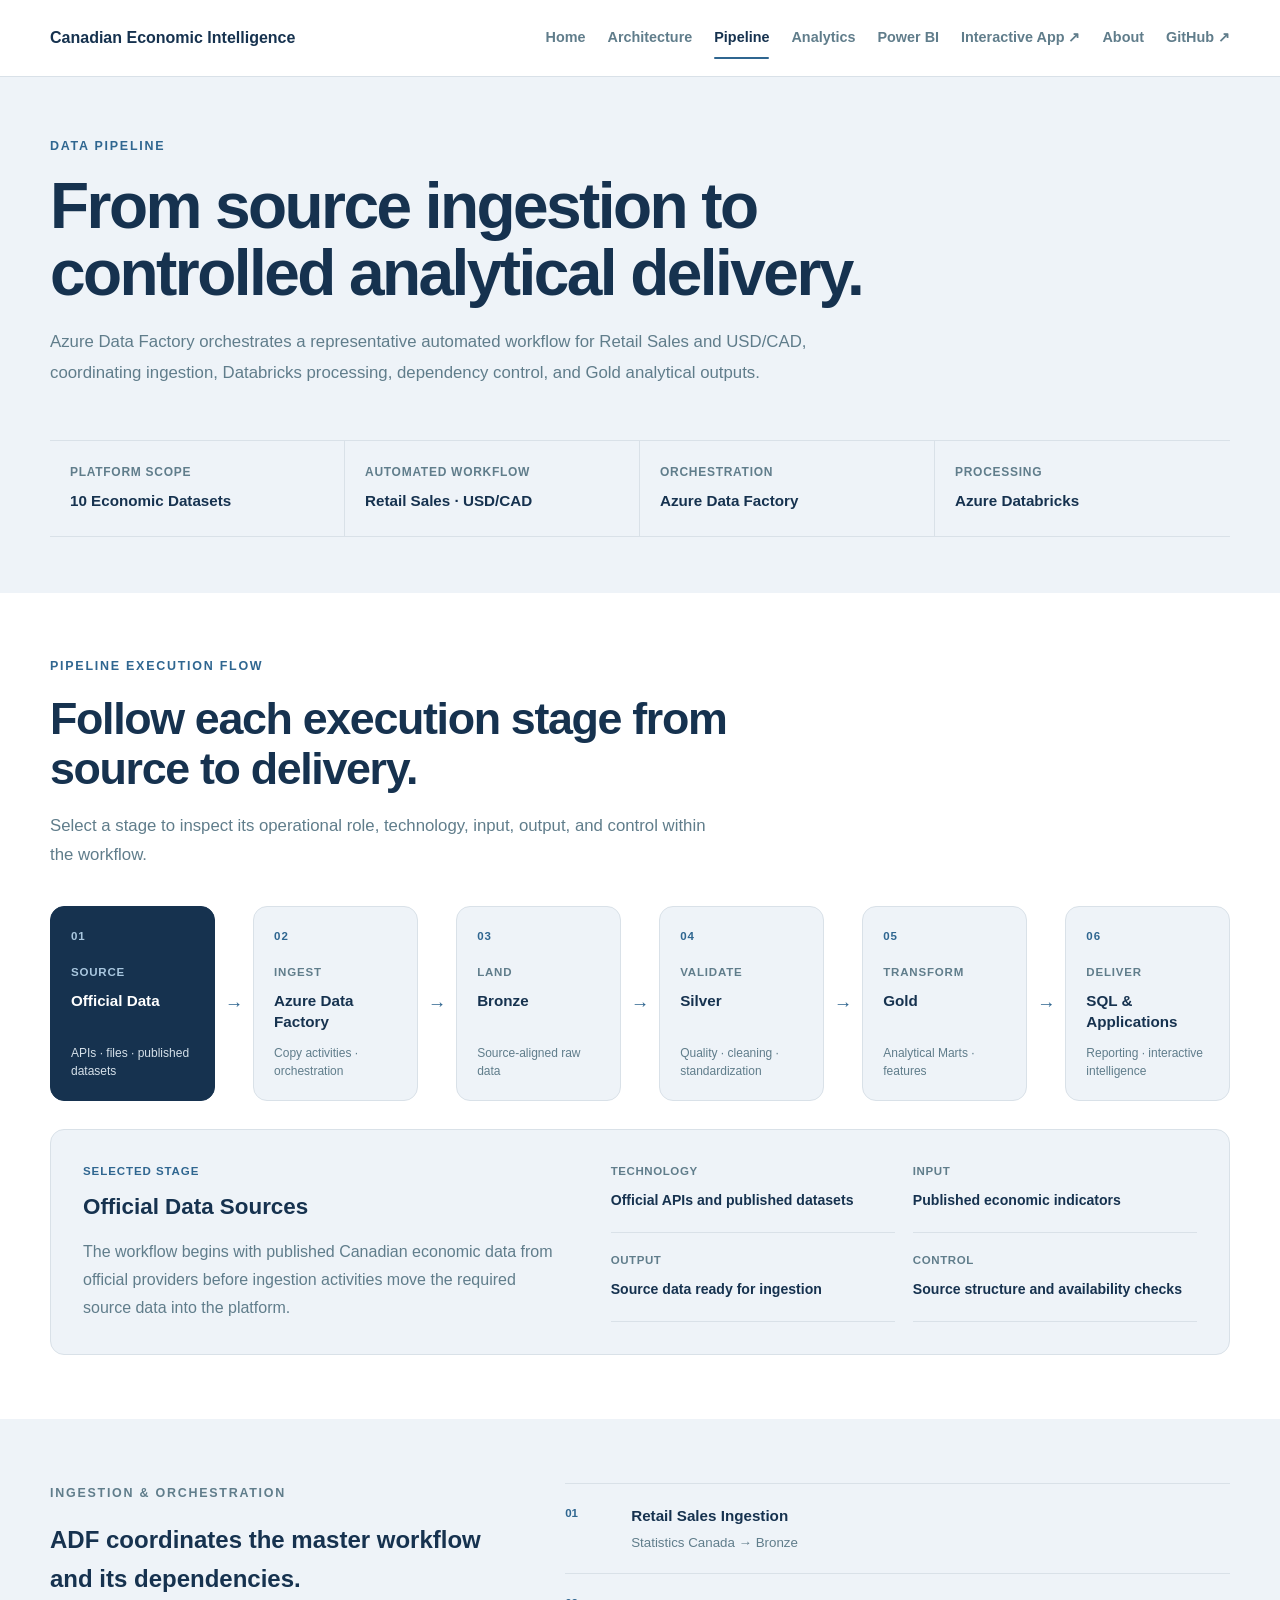
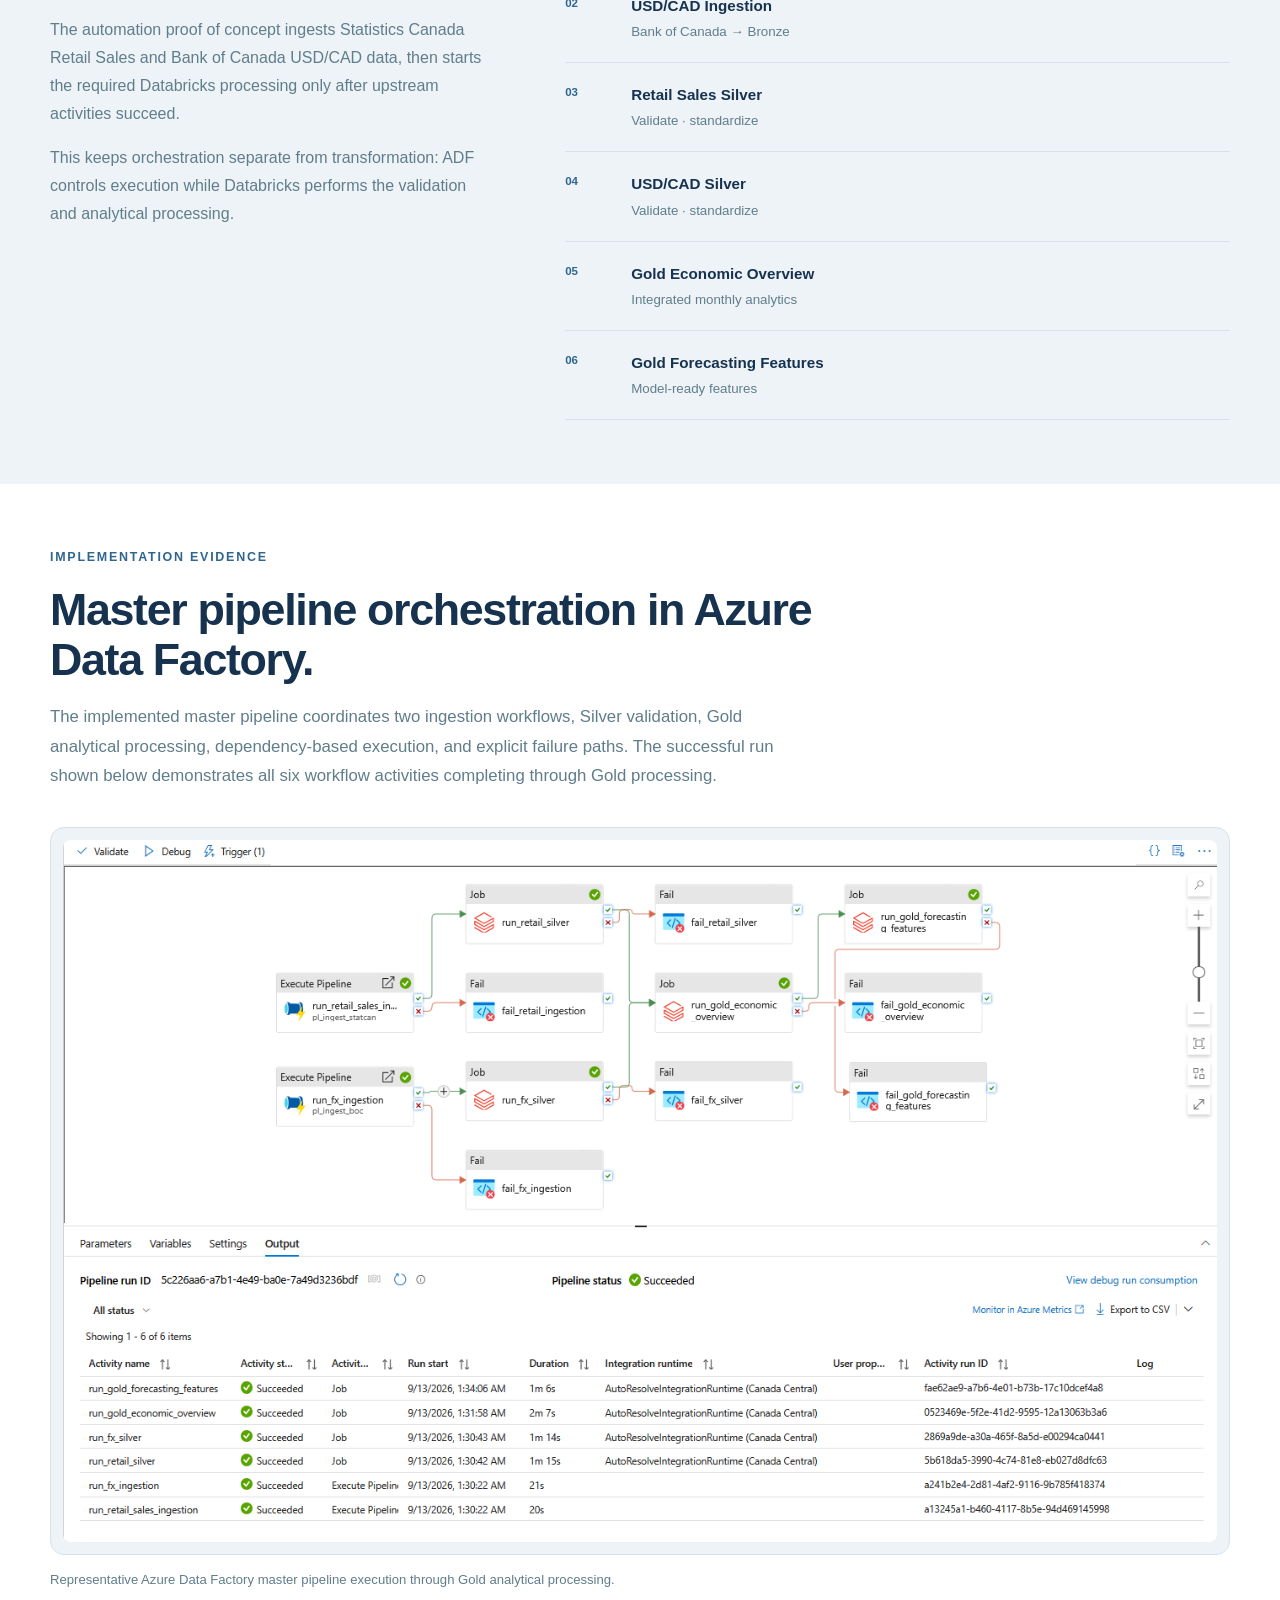
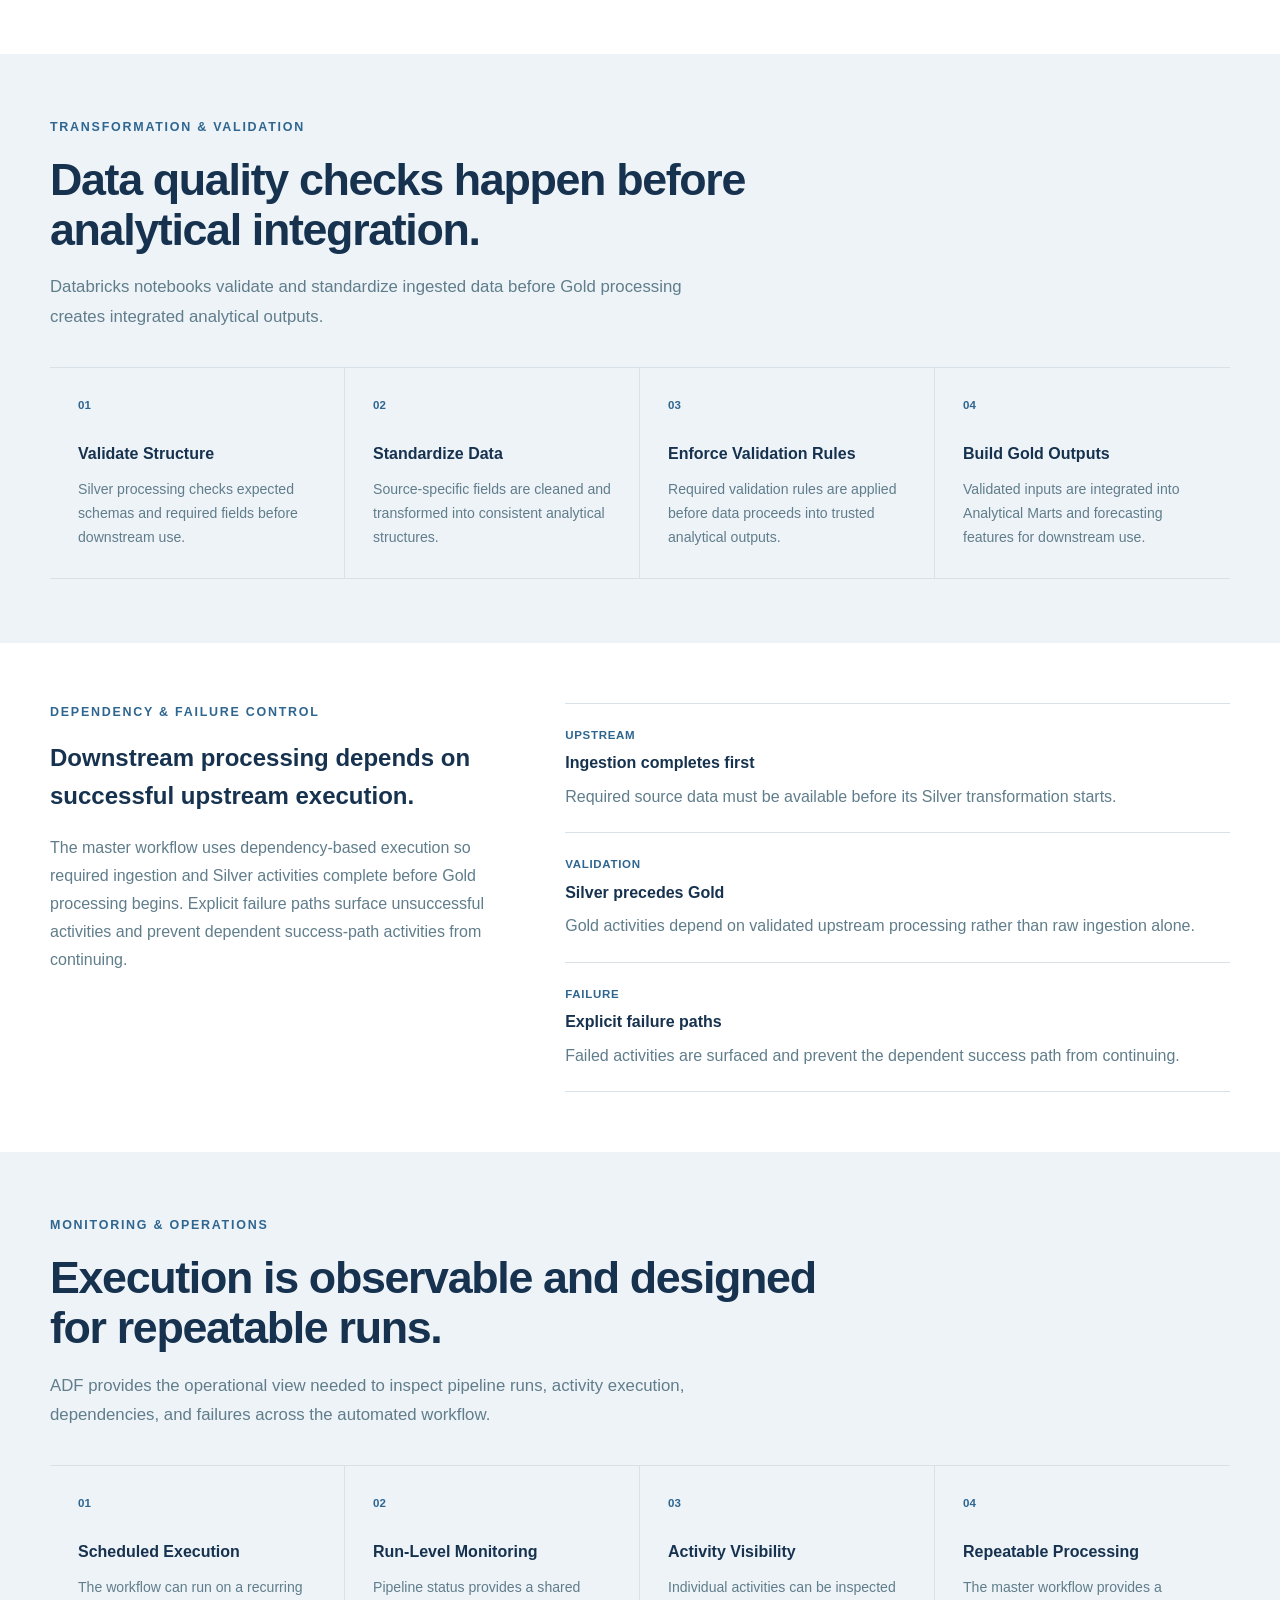
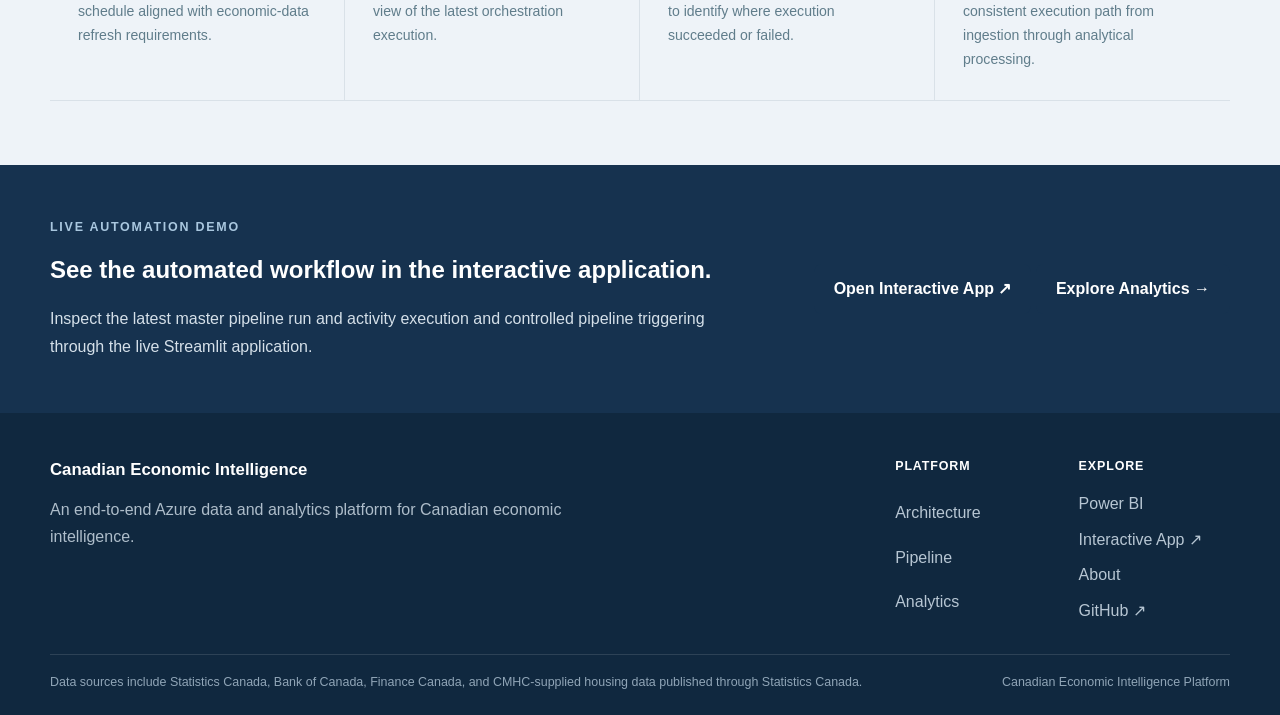
<file: pages/pipeline.html>
<!DOCTYPE html>
<html lang="en">
<head>
    <meta charset="UTF-8">

    <meta
        name="viewport"
        content="width=device-width, initial-scale=1.0"
    >

    <meta
        name="description"
        content="Pipeline execution for the Canadian Economic Intelligence Platform, including Azure Data Factory ingestion and orchestration, Databricks validation and transformation, dependency control, monitoring, and analytical delivery."
    >

    <title>
        Pipeline | Canadian Economic Intelligence
    </title>

    <link rel="stylesheet" href="../assets/css/styles.css">
    <link rel="stylesheet" href="../assets/css/animations.css">
    <link rel="stylesheet" href="../assets/css/responsive.css">
</head>

<body>

    <!-- =========================================================
         SHARED COMPONENT
         SECTION: Site header
         ========================================================= -->

    <header class="site-header">

        <div class="container header-container">

            <a
                href="../index.html"
                class="site-brand"
                aria-label="Canadian Economic Intelligence homepage"
            >
                Canadian Economic Intelligence
            </a>

            <button
                class="mobile-menu-toggle"
                type="button"
                aria-label="Open navigation menu"
                aria-controls="main-navigation"
                aria-expanded="false"
            >
                <span></span>
                <span></span>
                <span></span>
            </button>

            <nav
                class="main-nav"
                id="main-navigation"
                aria-label="Main navigation"
            >

                <a href="../index.html">
                    Home
                </a>

                <a href="architecture.html">
                    Architecture
                </a>

                <a
                    href="pipeline.html"
                    class="active"
                    aria-current="page"
                >
                    Pipeline
                </a>

                <a href="analytics.html">
                    Analytics
                </a>

                <a href="powerbi.html">
                    Power BI
                </a>

                <a
                    href="https://canadian-economic-intelligence-platform.streamlit.app/"
                    target="_blank"
                    rel="noopener noreferrer"
                >
                    Interactive App ↗
                </a>

                <a href="about.html">
                    About
                </a>

                <a
                    href="https://github.com/mfchowdhury/canadian-economic-intelligence-platform"
                    target="_blank"
                    rel="noopener noreferrer"
                >
                    GitHub ↗
                </a>

            </nav>

        </div>

    </header>


    <main>

        <!-- =========================================================
             PAGE: Pipeline
             SECTION: Hero
             PURPOSE:
             Explain how the architecture executes operationally.
             ========================================================= -->

        <section class="inner-page-hero pipeline-page-hero">

            <div class="container">

                <div class="inner-page-hero-content">

                    <p class="eyebrow">
                        DATA PIPELINE
                    </p>

                    <h1>
                        From source ingestion to controlled analytical delivery.
                    </h1>

                    <p class="inner-page-description">
                        Azure Data Factory orchestrates a representative
                        automated workflow for Retail Sales and USD/CAD,
                        coordinating ingestion, Databricks processing,
                        dependency control, and Gold analytical outputs.
                    </p>

                </div>


                <div class="pipeline-summary-strip">

                    <div class="pipeline-summary-item">
                        <span>Platform Scope</span>
                        <strong>10 Economic Datasets</strong>
                    </div>

                    <div class="pipeline-summary-item">
                        <span>Automated Workflow</span>
                        <strong>Retail Sales · USD/CAD</strong>
                    </div>

                    <div class="pipeline-summary-item">
                        <span>Orchestration</span>
                        <strong>Azure Data Factory</strong>
                    </div>

                    <div class="pipeline-summary-item">
                        <span>Processing</span>
                        <strong>Azure Databricks</strong>
                    </div>

                </div>

            </div>

        </section>


        <!-- =========================================================
             PAGE: Pipeline
             SECTION: Pipeline execution flow
             PURPOSE:
             Show how data moves operationally through the platform.
             Existing data attributes and detail IDs are preserved
             for pipeline.js.
             ========================================================= -->

        <section class="pipeline-flow-section">

            <div class="container">

                <div class="section-heading pipeline-flow-heading">

                    <p class="eyebrow">
                        PIPELINE EXECUTION FLOW
                    </p>

                    <h2>
                        Follow each execution stage from source to delivery.
                    </h2>

                    <p class="section-description">
                        Select a stage to inspect its operational role,
                        technology, input, output, and control within the
                        workflow.
                    </p>

                </div>


                <div class="pipeline-stage-flow">

                    <button
                        class="pipeline-stage active"
                        type="button"
                        data-pipeline-stage="source"
                        aria-pressed="true"
                    >
                        <span class="pipeline-stage-number">01</span>
                        <span class="pipeline-stage-label">Source</span>

                        <strong>
                            Official Data
                        </strong>

                        <small>
                            APIs · files · published datasets
                        </small>
                    </button>


                    <div
                        class="pipeline-stage-arrow"
                        aria-hidden="true"
                    >
                        →
                    </div>


                    <button
                        class="pipeline-stage"
                        type="button"
                        data-pipeline-stage="ingest"
                        aria-pressed="false"
                    >
                        <span class="pipeline-stage-number">02</span>
                        <span class="pipeline-stage-label">Ingest</span>

                        <strong>
                            Azure Data Factory
                        </strong>

                        <small>
                            Copy activities · orchestration
                        </small>
                    </button>


                    <div
                        class="pipeline-stage-arrow"
                        aria-hidden="true"
                    >
                        →
                    </div>


                    <button
                        class="pipeline-stage"
                        type="button"
                        data-pipeline-stage="bronze"
                        aria-pressed="false"
                    >
                        <span class="pipeline-stage-number">03</span>
                        <span class="pipeline-stage-label">Land</span>

                        <strong>
                            Bronze
                        </strong>

                        <small>
                            Source-aligned raw data
                        </small>
                    </button>


                    <div
                        class="pipeline-stage-arrow"
                        aria-hidden="true"
                    >
                        →
                    </div>


                    <button
                        class="pipeline-stage"
                        type="button"
                        data-pipeline-stage="silver"
                        aria-pressed="false"
                    >
                        <span class="pipeline-stage-number">04</span>
                        <span class="pipeline-stage-label">Validate</span>

                        <strong>
                            Silver
                        </strong>

                        <small>
                            Quality · cleaning · standardization
                        </small>
                    </button>


                    <div
                        class="pipeline-stage-arrow"
                        aria-hidden="true"
                    >
                        →
                    </div>


                    <button
                        class="pipeline-stage"
                        type="button"
                        data-pipeline-stage="gold"
                        aria-pressed="false"
                    >
                        <span class="pipeline-stage-number">05</span>
                        <span class="pipeline-stage-label">Transform</span>

                        <strong>
                            Gold
                        </strong>

                        <small>
                            Analytical Marts · features
                        </small>
                    </button>


                    <div
                        class="pipeline-stage-arrow"
                        aria-hidden="true"
                    >
                        →
                    </div>


                    <button
                        class="pipeline-stage"
                        type="button"
                        data-pipeline-stage="serve"
                        aria-pressed="false"
                    >
                        <span class="pipeline-stage-number">06</span>
                        <span class="pipeline-stage-label">Deliver</span>

                        <strong>
                            SQL &amp; Applications
                        </strong>

                        <small>
                            Reporting · interactive intelligence
                        </small>
                    </button>

                </div>


                <div
                    class="pipeline-detail-panel"
                    aria-live="polite"
                >

                    <div class="pipeline-detail-content">

                        <p class="pipeline-detail-label">
                            SELECTED STAGE
                        </p>

                        <h3 id="pipeline-detail-title">
                            Official Data Sources
                        </h3>

                        <p id="pipeline-detail-description">
                            The workflow begins with published Canadian
                            economic data from official providers before
                            ingestion activities move the required source
                            data into the platform.
                        </p>

                    </div>


                    <div class="pipeline-detail-grid">

                        <div>
                            <span>Technology</span>
                            <strong id="pipeline-detail-technology">
                                Official APIs and published datasets
                            </strong>
                        </div>

                        <div>
                            <span>Input</span>
                            <strong id="pipeline-detail-input">
                                Published economic indicators
                            </strong>
                        </div>

                        <div>
                            <span>Output</span>
                            <strong id="pipeline-detail-output">
                                Source data ready for ingestion
                            </strong>
                        </div>

                        <div>
                            <span>Control</span>
                            <strong id="pipeline-detail-control">
                                Source structure and availability checks
                            </strong>
                        </div>

                    </div>

                </div>

            </div>

        </section>


        <!-- =========================================================
             PAGE: Pipeline
             SECTION: Ingestion and orchestration
             PURPOSE:
             Demonstrate the implemented ADF master workflow and
             execution order without re-explaining lakehouse design.
             ========================================================= -->

        <section class="pipeline-orchestration-section">

            <div class="container">

                <div class="pipeline-orchestration-layout">

                    <div class="pipeline-orchestration-intro">

                        <p class="eyebrow">
                            INGESTION &amp; ORCHESTRATION
                        </p>

                        <h2>
                            ADF coordinates the master workflow and its dependencies.
                        </h2>

                        <p>
                            The automation proof of concept ingests Statistics
                            Canada Retail Sales and Bank of Canada USD/CAD data,
                            then starts the required Databricks processing only
                            after upstream activities succeed.
                        </p>

                        <p>
                            This keeps orchestration separate from transformation:
                            ADF controls execution while Databricks performs the
                            validation and analytical processing.
                        </p>

                    </div>


                    <div class="pipeline-orchestration-flow">

                        <div class="orchestration-step">
                            <span>01</span>
                            <strong>Retail Sales Ingestion</strong>
                            <small>Statistics Canada → Bronze</small>
                        </div>

                        <div class="orchestration-step">
                            <span>02</span>
                            <strong>USD/CAD Ingestion</strong>
                            <small>Bank of Canada → Bronze</small>
                        </div>

                        <div class="orchestration-step">
                            <span>03</span>
                            <strong>Retail Sales Silver</strong>
                            <small>Validate · standardize</small>
                        </div>

                        <div class="orchestration-step">
                            <span>04</span>
                            <strong>USD/CAD Silver</strong>
                            <small>Validate · standardize</small>
                        </div>

                        <div class="orchestration-step">
                            <span>05</span>
                            <strong>Gold Economic Overview</strong>
                            <small>Integrated monthly analytics</small>
                        </div>

                        <div class="orchestration-step">
                            <span>06</span>
                            <strong>Gold Forecasting Features</strong>
                            <small>Model-ready features</small>
                        </div>

                    </div>

                </div>

            </div>

        </section>


        <!-- =========================================================
             PAGE: Pipeline
             SECTION: Implementation evidence
             PURPOSE:
             Show the actual ADF implementation rather than relying
             only on explanatory text.
             ========================================================= -->

        <section class="pipeline-evidence-section">

            <div class="container">

                <div class="section-heading pipeline-evidence-heading">

                    <p class="eyebrow">
                        IMPLEMENTATION EVIDENCE
                    </p>

                    <h2>
                        Master pipeline orchestration in Azure Data Factory.
                    </h2>

                    <p class="section-description">
                        The implemented master pipeline coordinates two ingestion
                        workflows, Silver validation, Gold analytical processing,
                        dependency-based execution, and explicit failure paths.
                        The successful run shown below demonstrates all six workflow
                        activities completing through Gold processing.
                    </p>

                </div>


                <figure class="pipeline-evidence-figure">

                    <div class="pipeline-image-frame">

                        <img
                            src="../assets/images/adf-master-pipeline.png"
                            alt="Azure Data Factory master pipeline showing ingestion, Silver processing, Gold processing, dependencies, and failure handling."
                            loading="lazy"
                        >

                    </div>

                    <figcaption>
                        Representative Azure Data Factory master pipeline
                        execution through Gold analytical processing.
                    </figcaption>

                </figure>

            </div>

        </section>


        <!-- =========================================================
             PAGE: Pipeline
             SECTION: Transformation and validation
             PURPOSE:
             Explain what happens during execution in Silver and Gold,
             rather than repeating their architectural definitions.
             ========================================================= -->

        <section class="pipeline-quality-section">

            <div class="container">

                <div class="section-heading pipeline-quality-heading">

                    <p class="eyebrow">
                        TRANSFORMATION &amp; VALIDATION
                    </p>

                    <h2>
                        Data quality checks happen before analytical integration.
                    </h2>

                    <p class="section-description">
                        Databricks notebooks validate and standardize ingested
                        data before Gold processing creates integrated
                        analytical outputs.
                    </p>

                </div>


                <div class="pipeline-quality-grid">

                    <article class="pipeline-quality-item">

                        <span>01</span>

                        <h3>
                            Validate Structure
                        </h3>

                        <p>
                            Silver processing checks expected schemas and
                            required fields before downstream use.
                        </p>

                    </article>


                    <article class="pipeline-quality-item">

                        <span>02</span>

                        <h3>
                            Standardize Data
                        </h3>

                        <p>
                            Source-specific fields are cleaned and transformed
                            into consistent analytical structures.
                        </p>

                    </article>


                    <article class="pipeline-quality-item">

                        <span>03</span>

                        <h3>
                            Enforce Validation Rules
                        </h3>

                        <p>
                            Required validation rules are applied before data
                            proceeds into trusted analytical outputs.
                        </p>

                    </article>


                    <article class="pipeline-quality-item">

                        <span>04</span>

                        <h3>
                            Build Gold Outputs
                        </h3>

                        <p>
                            Validated inputs are integrated into Analytical
                            Marts and forecasting features for downstream use.
                        </p>

                    </article>

                </div>

            </div>

        </section>


        <!-- =========================================================
             PAGE: Pipeline
             SECTION: Dependency and failure control
             PURPOSE:
             Make execution dependencies and failure behavior explicit.
             Existing operation-row classes are reused for styling.
             ========================================================= -->

        <section class="pipeline-automation-section">

            <div class="container">

                <div class="pipeline-automation-layout">

                    <div class="pipeline-automation-intro">

                        <p class="eyebrow">
                            DEPENDENCY &amp; FAILURE CONTROL
                        </p>

                        <h2>
                            Downstream processing depends on successful upstream execution.
                        </h2>

                        <p>
                            The master workflow uses dependency-based execution
                            so required ingestion and Silver activities complete
                            before Gold processing begins. Explicit failure paths
                            surface unsuccessful activities and prevent dependent
                            success-path activities from continuing.
                        </p>

                    </div>


                    <div class="pipeline-operations">

                        <div class="pipeline-operation-row">

                            <span>
                                Upstream
                            </span>

                            <strong>
                                Ingestion completes first
                            </strong>

                            <p>
                                Required source data must be available before
                                its Silver transformation starts.
                            </p>

                        </div>


                        <div class="pipeline-operation-row">

                            <span>
                                Validation
                            </span>

                            <strong>
                                Silver precedes Gold
                            </strong>

                            <p>
                                Gold activities depend on validated upstream
                                processing rather than raw ingestion alone.
                            </p>

                        </div>


                        <div class="pipeline-operation-row">

                            <span>
                                Failure
                            </span>

                            <strong>
                                Explicit failure paths
                            </strong>

                            <p>
                                Failed activities are surfaced and prevent the
                                dependent success path from continuing.
                            </p>

                        </div>

                    </div>

                </div>

            </div>

        </section>


        <!-- =========================================================
             PAGE: Pipeline
             SECTION: Monitoring and operations
             PURPOSE:
             Explain repeatable operation, scheduling, and observability.
             ========================================================= -->

        <section class="pipeline-principles-section">

            <div class="container">

                <div class="section-heading pipeline-principles-heading">

                    <p class="eyebrow">
                        MONITORING &amp; OPERATIONS
                    </p>

                    <h2>
                        Execution is observable and designed for repeatable runs.
                    </h2>

                    <p class="section-description">
                        ADF provides the operational view needed to inspect
                        pipeline runs, activity execution, dependencies, and
                        failures across the automated workflow.
                    </p>

                </div>


                <div class="pipeline-principles">

                    <article class="pipeline-principle">

                        <span>01</span>

                        <h3>
                            Scheduled Execution
                        </h3>

                        <p>
                            The workflow can run on a recurring schedule aligned
                            with economic-data refresh requirements.
                        </p>

                    </article>


                    <article class="pipeline-principle">

                        <span>02</span>

                        <h3>
                            Run-Level Monitoring
                        </h3>

                        <p>
                            Pipeline status provides a shared view of the latest
                            orchestration execution.
                        </p>

                    </article>


                    <article class="pipeline-principle">

                        <span>03</span>

                        <h3>
                            Activity Visibility
                        </h3>

                        <p>
                            Individual activities can be inspected to identify
                            where execution succeeded or failed.
                        </p>

                    </article>


                    <article class="pipeline-principle">

                        <span>04</span>

                        <h3>
                            Repeatable Processing
                        </h3>

                        <p>
                            The master workflow provides a consistent execution
                            path from ingestion through analytical processing.
                        </p>

                    </article>

                </div>

            </div>

        </section>


        <!-- =========================================================
             PAGE: Pipeline
             SECTION: Live automation demo and next page
             PURPOSE:
             Connect the engineering workflow to the live application
             and provide a compact transition to Analytics.
             ========================================================= -->

        <section class="next-page-section">

            <div class="container">

                <div class="next-page-inner">

                    <div>

                        <p class="eyebrow">
                            LIVE AUTOMATION DEMO
                        </p>

                        <h2>
                            See the automated workflow in the interactive application.
                        </h2>

                        <p>
                            Inspect the latest master pipeline run and activity execution
                            and controlled pipeline triggering through the live
                            Streamlit application.
                        </p>

                    </div>

                    <div class="next-page-actions">

                        <a
                            href="https://canadian-economic-intelligence-platform.streamlit.app/"
                            class="button button-primary"
                            target="_blank"
                            rel="noopener noreferrer"
                        >
                            Open Interactive App ↗
                        </a>

                        <a
                            href="analytics.html"
                            class="button button-primary"
                        >
                            Explore Analytics →
                        </a>

                    </div>

                </div>

            </div>

        </section>

    </main>


    <!-- =========================================================
         SHARED COMPONENT
         SECTION: Site footer
         ========================================================= -->

    <footer class="site-footer">

        <div class="container">

            <div class="footer-main">

                <div class="footer-brand">

                    <a
                        href="../index.html"
                        class="footer-title"
                    >
                        Canadian Economic Intelligence
                    </a>

                    <p>
                        An end-to-end Azure data and analytics platform for
                        Canadian economic intelligence.
                    </p>

                </div>


                <div class="footer-navigation">

                    <div class="footer-group">

                        <span class="footer-heading">
                            Platform
                        </span>

                        <a href="architecture.html">
                            Architecture
                        </a>

                        <a href="pipeline.html">
                            Pipeline
                        </a>

                        <a href="analytics.html">
                            Analytics
                        </a>

                    </div>


                    <div class="footer-group">

                        <span class="footer-heading">
                            Explore
                        </span>

                        <a href="powerbi.html">
                            Power BI
                        </a>

                        <a
                            href="https://canadian-economic-intelligence-platform.streamlit.app/"
                            target="_blank"
                            rel="noopener noreferrer"
                        >
                            Interactive App ↗
                        </a>

                        <a href="about.html">
                            About
                        </a>

                        <a
                            href="https://github.com/mfchowdhury/canadian-economic-intelligence-platform"
                            target="_blank"
                            rel="noopener noreferrer"
                        >
                            GitHub ↗
                        </a>

                    </div>

                </div>

            </div>


            <div class="footer-bottom">

                <p>
                    Data sources include Statistics Canada, Bank of Canada,
                    Finance Canada, and CMHC-supplied housing data published
                    through Statistics Canada.
                </p>

                <p>
                    Canadian Economic Intelligence Platform
                </p>

            </div>

        </div>

    </footer>


    <script src="../assets/js/main.js"></script>
    <script src="../assets/js/pipeline.js"></script>

</body>
</html>
</file>
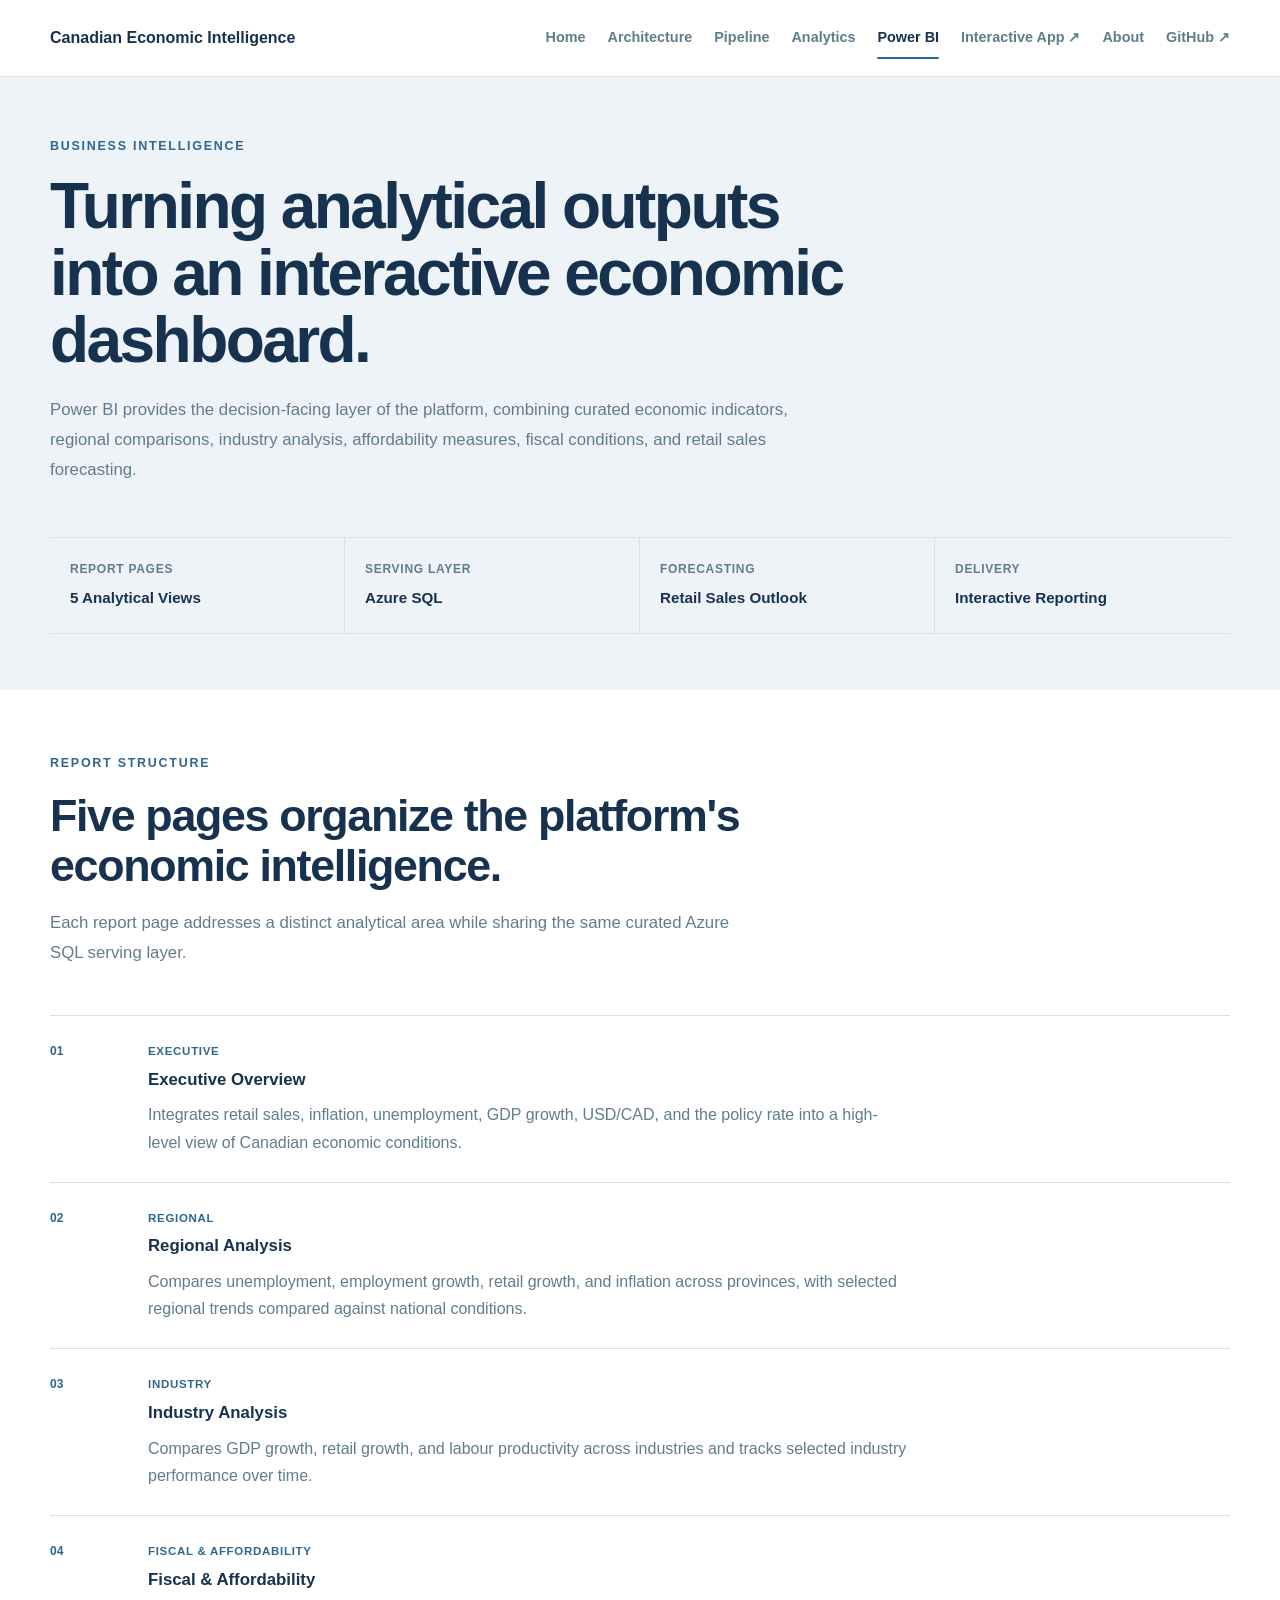
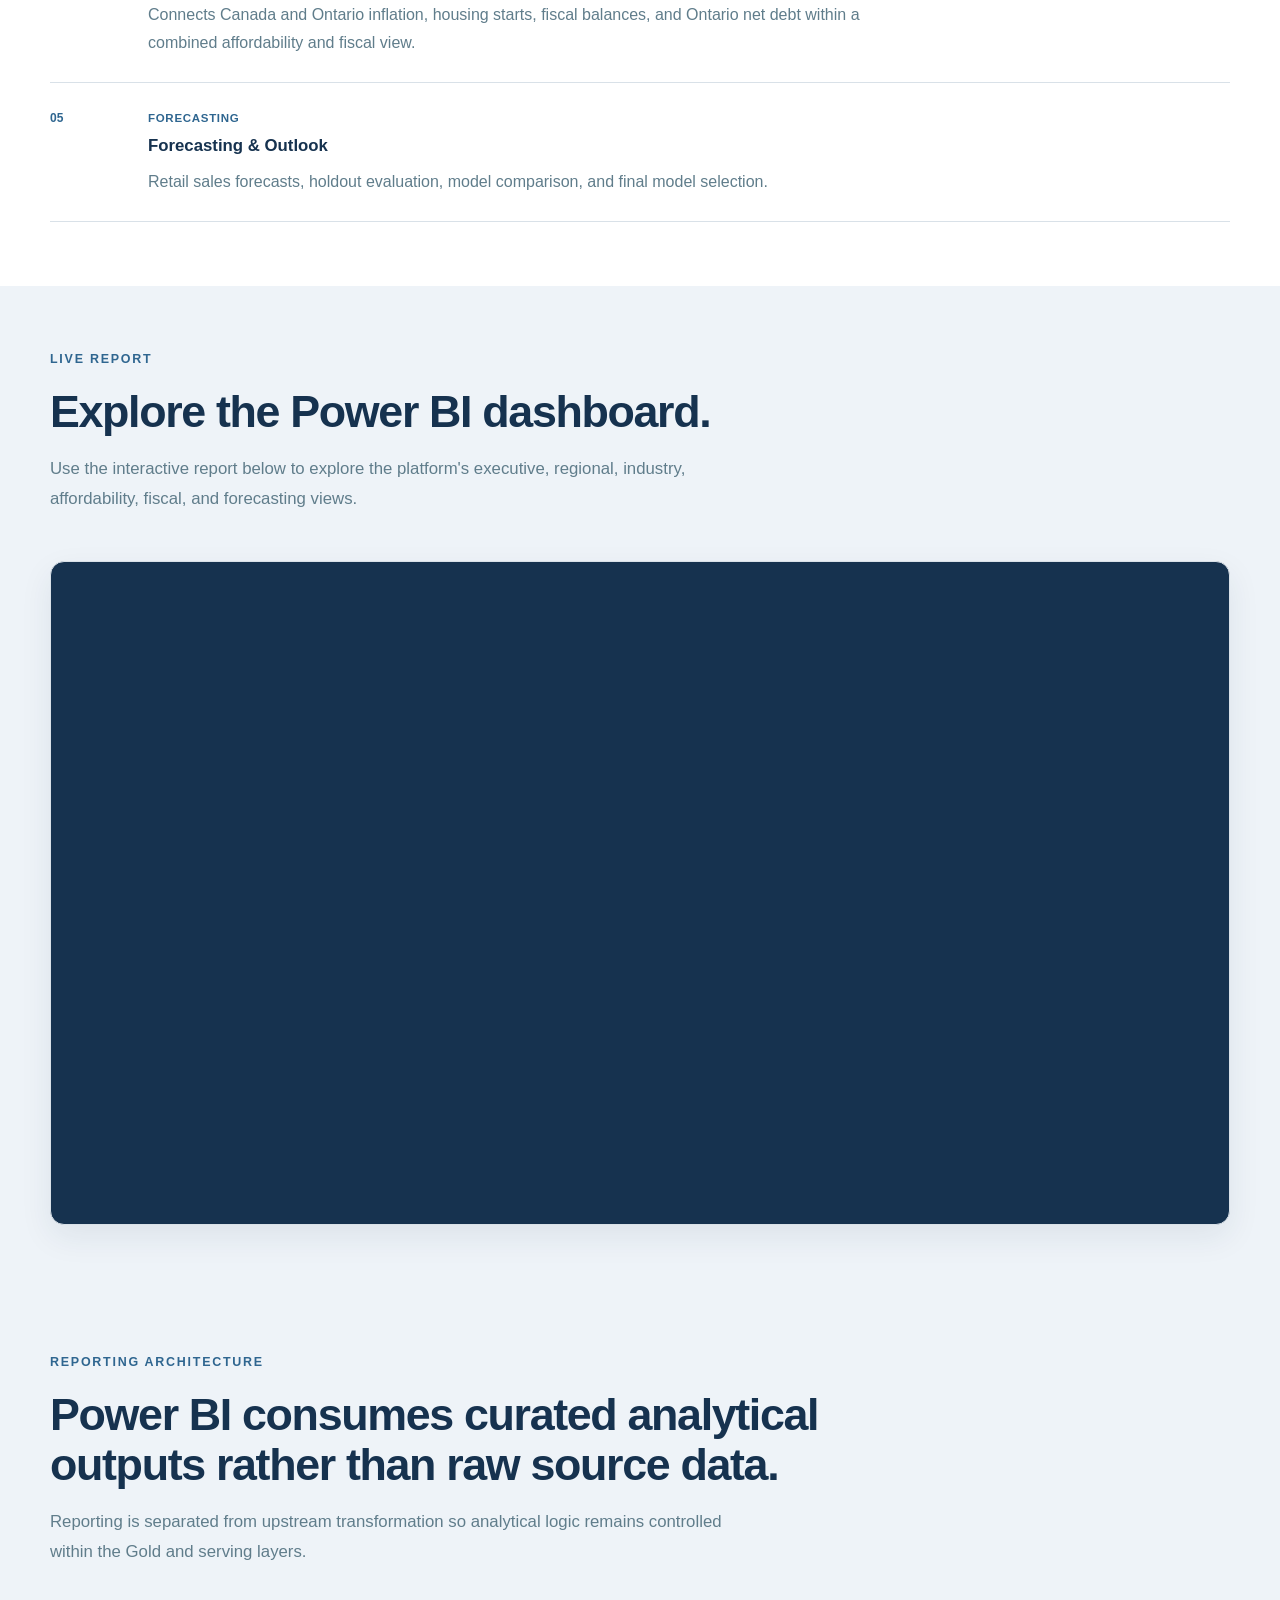
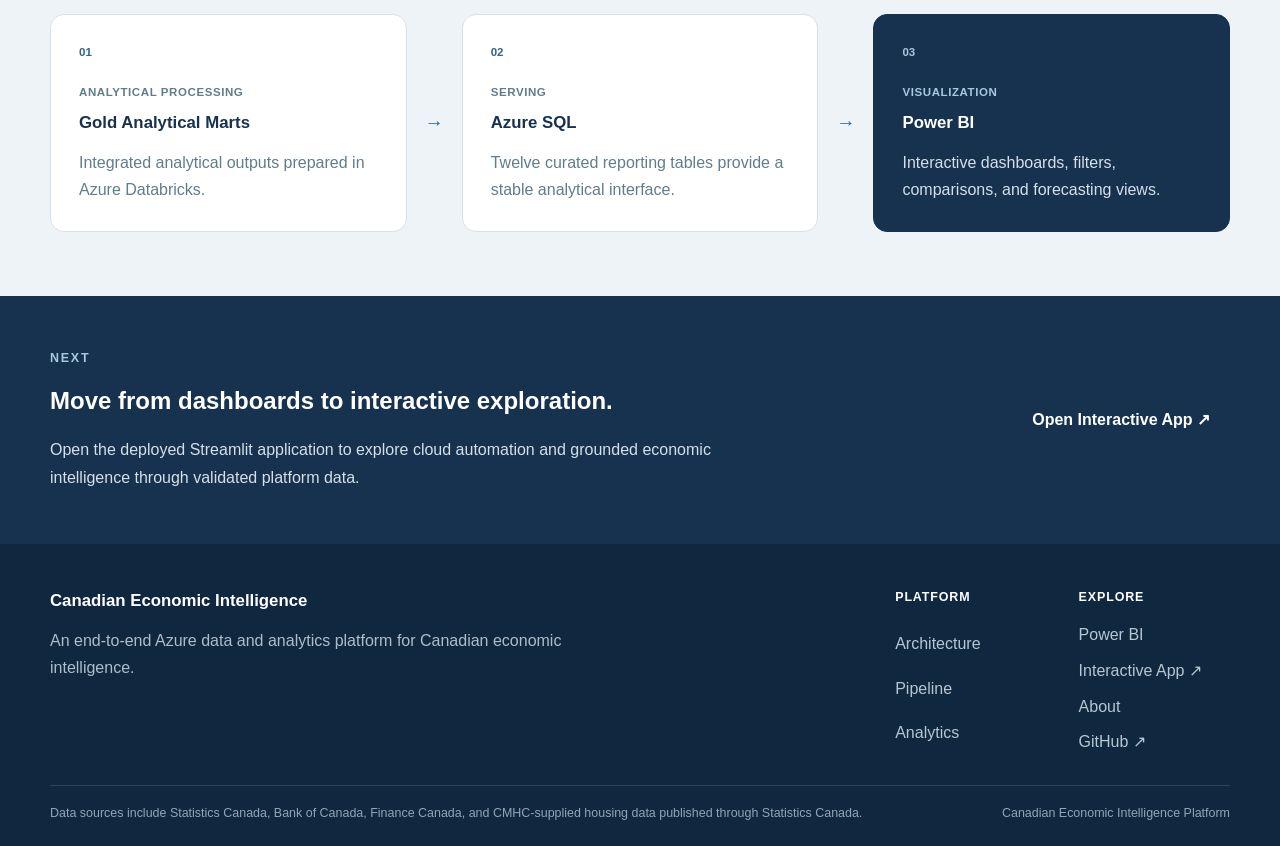
<file: pages/powerbi.html>
<!DOCTYPE html>
<html lang="en">

<head>
    <meta charset="UTF-8">

    <meta
        name="viewport"
        content="width=device-width, initial-scale=1.0"
    >

    <meta
        name="description"
        content="Interactive Power BI reporting for the Canadian Economic Intelligence Platform, including executive, regional, industry, affordability, fiscal, and forecasting analysis."
    >

    <title>
        Power BI | Canadian Economic Intelligence
    </title>

    <link
        rel="stylesheet"
        href="../assets/css/styles.css"
    >

    <link
        rel="stylesheet"
        href="../assets/css/animations.css"
    >

    <link
        rel="stylesheet"
        href="../assets/css/responsive.css"
    >
</head>


<body>

    <!-- =========================================================
         SHARED COMPONENT
         SECTION: Site header
         ========================================================= -->

    <header class="site-header">

        <div class="container header-container">

            <a
                href="../index.html"
                class="site-brand"
                aria-label="Canadian Economic Intelligence homepage"
            >
                Canadian Economic Intelligence
            </a>


            <button
                class="mobile-menu-toggle"
                type="button"
                aria-label="Open navigation menu"
                aria-controls="main-navigation"
                aria-expanded="false"
            >
                <span></span>
                <span></span>
                <span></span>
            </button>


            <nav
                class="main-nav"
                id="main-navigation"
                aria-label="Main navigation"
            >

                <a href="../index.html">
                    Home
                </a>

                <a href="architecture.html">
                    Architecture
                </a>

                <a href="pipeline.html">
                    Pipeline
                </a>

                <a href="analytics.html">
                    Analytics
                </a>

                <a
                    href="powerbi.html"
                    class="active"
                    aria-current="page"
                >
                    Power BI
                </a>

                <a
                    href="https://canadian-economic-intelligence-platform.streamlit.app/"
                    target="_blank"
                    rel="noopener noreferrer"
                >
                    Interactive App ↗
                </a>

                <a href="about.html">
                    About
                </a>

                <a
                    href="https://github.com/mfchowdhury/canadian-economic-intelligence-platform"
                    target="_blank"
                    rel="noopener noreferrer"
                >
                    GitHub ↗
                </a>

            </nav>

        </div>

    </header>


    <main>

        <!-- =========================================================
             PAGE: Power BI
             SECTION: Page hero
             ========================================================= -->

        <section class="inner-page-hero powerbi-page-hero">

            <div class="container">

                <div class="inner-page-hero-content">

                    <p class="eyebrow">
                        BUSINESS INTELLIGENCE
                    </p>

                    <h1>
                        Turning analytical outputs into an
                        interactive economic dashboard.
                    </h1>

                    <p class="inner-page-description">
                        Power BI provides the decision-facing layer of the
                        platform, combining curated economic indicators,
                        regional comparisons, industry analysis, affordability
                        measures, fiscal conditions, and retail sales forecasting.
                    </p>

                </div>


                <div class="powerbi-summary-strip">

                    <div class="powerbi-summary-item">
                        <span>Report Pages</span>
                        <strong>5 Analytical Views</strong>
                    </div>

                    <div class="powerbi-summary-item">
                        <span>Serving Layer</span>
                        <strong>Azure SQL</strong>
                    </div>

                    <div class="powerbi-summary-item">
                        <span>Forecasting</span>
                        <strong>Retail Sales Outlook</strong>
                    </div>

                    <div class="powerbi-summary-item">
                        <span>Delivery</span>
                        <strong>Interactive Reporting</strong>
                    </div>

                </div>

            </div>

        </section>


        <!-- =========================================================
             PAGE: Power BI
             SECTION: Report page overview
             ========================================================= -->

        <section class="powerbi-pages-section">

            <div class="container">

                <div class="section-heading powerbi-pages-heading">

                    <p class="eyebrow">
                        REPORT STRUCTURE
                    </p>

                    <h2>
                        Five pages organize the platform's
                        economic intelligence.
                    </h2>

                    <p class="section-description">
                        Each report page addresses a distinct analytical area
                        while sharing the same curated Azure SQL serving layer.
                    </p>

                </div>


                <div class="powerbi-page-list">

                    <article class="powerbi-report-page">

                        <span class="powerbi-page-number">
                            01
                        </span>

                        <div>

                            <p class="powerbi-page-label">
                                EXECUTIVE
                            </p>

                            <h3>
                                Executive Overview
                            </h3>

                            <p>
                                Integrates retail sales, inflation, unemployment, GDP growth,
                                USD/CAD, and the policy rate into a high-level view of
                                Canadian economic conditions.
                            </p>

                        </div>

                    </article>


                    <article class="powerbi-report-page">

                        <span class="powerbi-page-number">
                            02
                        </span>

                        <div>

                            <p class="powerbi-page-label">
                                REGIONAL
                            </p>

                            <h3>
                                Regional Analysis
                            </h3>

                            <p>
                                Compares unemployment, employment growth, retail growth,
                                and inflation across provinces, with selected regional
                                trends compared against national conditions.
                            </p>

                        </div>

                    </article>


                    <article class="powerbi-report-page">

                        <span class="powerbi-page-number">
                            03
                        </span>

                        <div>

                            <p class="powerbi-page-label">
                                INDUSTRY
                            </p>

                            <h3>
                                Industry Analysis
                            </h3>

                            <p>
                                Compares GDP growth, retail growth, and labour productivity
                                across industries and tracks selected industry performance
                                over time.
                            </p>

                        </div>

                    </article>


                    <article class="powerbi-report-page">

                        <span class="powerbi-page-number">
                            04
                        </span>

                        <div>

                            <p class="powerbi-page-label">
                                FISCAL &amp; AFFORDABILITY
                            </p>

                            <h3>
                                Fiscal &amp; Affordability
                            </h3>

                            <p>
                                Connects Canada and Ontario inflation, housing starts,
                                fiscal balances, and Ontario net debt within a combined
                                affordability and fiscal view.
                            </p>

                        </div>

                    </article>


                    <article class="powerbi-report-page">

                        <span class="powerbi-page-number">
                            05
                        </span>

                        <div>

                            <p class="powerbi-page-label">
                                FORECASTING
                            </p>

                            <h3>
                                Forecasting &amp; Outlook
                            </h3>

                            <p>
                                Retail sales forecasts, holdout evaluation,
                                model comparison, and final model selection.
                            </p>

                        </div>

                    </article>

                </div>

            </div>

        </section>


        <!-- =========================================================
             PAGE: Power BI
             SECTION: Live interactive report
             ========================================================= -->

        <section class="powerbi-embed-section">

            <div class="container">

                <div class="section-heading powerbi-embed-heading">

                    <p class="eyebrow">
                        LIVE REPORT
                    </p>

                    <h2>
                        Explore the Power BI dashboard.
                    </h2>

                    <p class="section-description">
                        Use the interactive report below to explore the platform's
                        executive, regional, industry, affordability, fiscal,
                        and forecasting views.
                    </p>

                </div>


                <div class="powerbi-embed-frame">

                    <iframe
                        title="Canadian Economic Intelligence Dashboard"
                        src="https://app.powerbi.com/view?r=eyJrIjoiMzFjYjM0MWYtYWUyZC00MzlkLTg0NzktYTc1ZDk2ODA3OGUxIiwidCI6ImViNDVhNTBlLTNjMWEtNGVlNC1hMDM2LWE1NmZkMDc1ZTUyNCJ9"
                        frameborder="0"
                        allowfullscreen="true"
                        loading="lazy"
                    >
                    </iframe>

                </div>

            </div>

        </section>


        <!-- =========================================================
             PAGE: Power BI
             SECTION: Reporting architecture
             ========================================================= -->

        <section class="powerbi-reporting-section">

            <div class="container">

                <div class="section-heading powerbi-reporting-heading">

                    <p class="eyebrow">
                        REPORTING ARCHITECTURE
                    </p>

                    <h2>
                        Power BI consumes curated analytical outputs
                        rather than raw source data.
                    </h2>

                    <p class="section-description">
                        Reporting is separated from upstream transformation so
                        analytical logic remains controlled within the Gold
                        and serving layers.
                    </p>

                </div>


                <div class="powerbi-reporting-flow">

                    <div class="powerbi-reporting-stage">

                        <span>
                            01
                        </span>

                        <small>
                            Analytical Processing
                        </small>

                        <strong>
                            Gold Analytical Marts
                        </strong>

                        <p>
                            Integrated analytical outputs prepared in
                            Azure Databricks.
                        </p>

                    </div>


                    <div
                        class="powerbi-reporting-arrow"
                        aria-hidden="true"
                    >
                        →
                    </div>


                    <div class="powerbi-reporting-stage">

                        <span>
                            02
                        </span>

                        <small>
                            Serving
                        </small>

                        <strong>
                            Azure SQL
                        </strong>

                        <p>
                            Twelve curated reporting tables provide a stable
                            analytical interface.
                        </p>

                    </div>


                    <div
                        class="powerbi-reporting-arrow"
                        aria-hidden="true"
                    >
                        →
                    </div>


                    <div class="powerbi-reporting-stage powerbi-reporting-final">

                        <span>
                            03
                        </span>

                        <small>
                            Visualization
                        </small>

                        <strong>
                            Power BI
                        </strong>

                        <p>
                            Interactive dashboards, filters, comparisons,
                            and forecasting views.
                        </p>

                    </div>

                </div>

            </div>

        </section>


        <!-- =========================================================
             PAGE: Power BI
             SECTION: Next page navigation
             ========================================================= -->

        <section class="next-page-section">

            <div class="container">

                <div class="next-page-inner">

                    <div>

                        <p class="eyebrow">
                            NEXT
                        </p>

                        <h2>
                            Move from dashboards to
                            interactive exploration.
                        </h2>

                        <p>
                            Open the deployed Streamlit application to explore
                            cloud automation and grounded economic intelligence
                            through validated platform data.
                        </p>

                    </div>


                    <a
                        href="https://canadian-economic-intelligence-platform.streamlit.app/"
                        target="_blank"
                        rel="noopener noreferrer"
                        class="button button-primary"
                    >
                        Open Interactive App ↗
                    </a>

                </div>

            </div>

        </section>

    </main>


    <!-- =========================================================
         SHARED COMPONENT
         SECTION: Site footer
         ========================================================= -->

    <footer class="site-footer">

        <div class="container">

            <div class="footer-main">

                <div class="footer-brand">

                    <a
                        href="../index.html"
                        class="footer-title"
                    >
                        Canadian Economic Intelligence
                    </a>

                    <p>
                        An end-to-end Azure data and analytics platform for
                        Canadian economic intelligence.
                    </p>

                </div>


                <div class="footer-navigation">

                    <div class="footer-group">

                        <span class="footer-heading">
                            Platform
                        </span>

                        <a href="architecture.html">
                            Architecture
                        </a>

                        <a href="pipeline.html">
                            Pipeline
                        </a>

                        <a href="analytics.html">
                            Analytics
                        </a>

                    </div>


                    <div class="footer-group">

                        <span class="footer-heading">
                            Explore
                        </span>

                        <a href="powerbi.html">
                            Power BI
                        </a>

                        <a
                            href="https://canadian-economic-intelligence-platform.streamlit.app/"
                            target="_blank"
                            rel="noopener noreferrer"
                        >
                            Interactive App ↗
                        </a>

                        <a href="about.html">
                            About
                        </a>

                        <a
                            href="https://github.com/mfchowdhury/canadian-economic-intelligence-platform"
                            target="_blank"
                            rel="noopener noreferrer"
                        >
                            GitHub ↗
                        </a>

                    </div>

                </div>

            </div>


            <div class="footer-bottom">

                <p>
                    Data sources include Statistics Canada, Bank of Canada,
                    Finance Canada, and CMHC-supplied housing data published
                    through Statistics Canada.
                </p>

                <p>
                    Canadian Economic Intelligence Platform
                </p>

            </div>

        </div>

    </footer>


    <script src="../assets/js/main.js"></script>

</body>

</html>
</file>
<file: assets/css/styles.css>
/* =========================================================
   Canadian Economic Intelligence Platform
   Core visual system and desktop layout
   ======================================================== */


/* ---------- Design tokens ------- */

:root {
    --color-background: #f5f7fa;
    --color-surface: #ffffff;
    --color-surface-soft: #eef3f8;

    --color-navy: #16324f;
    --color-blue: #2f6690;
    --color-teal: #3a7d78;

    --color-text: #263238;
    --color-text-secondary: #607d8b;
    --color-border: #d9e1e8;

    --color-positive: #2e7d32;
    --color-negative: #c44e52;
    --color-canada-accent: #c7363f;

    --shadow-soft: 0 12px 32px rgba(22, 50, 79, 0.08);

    --radius-small: 8px;
    --radius-medium: 14px;
    --radius-large: 20px;

    --container-width: 1180px;

    --space-large: 48px;

    --transition-fast: 0.2s ease;
    --transition-standard: 0.3s ease;
}


/* ---------- Base ---------- */

* {
    box-sizing: border-box;
}

html {
    scroll-behavior: smooth;
}

body {
    margin: 0;

    font-family: "Segoe UI", Arial, sans-serif;
    line-height: 1.6;

    background: var(--color-background);
    color: var(--color-text);
}

img {
    display: block;
    max-width: 100%;
}

a {
    color: inherit;
    text-decoration: none;
}

button,
input,
select,
textarea {
    font: inherit;
}


/* ---------- Accessibility ---------- */

a:focus-visible,
button:focus-visible {
    outline: 3px solid rgba(47, 102, 144, 0.35);
    outline-offset: 3px;
}


/* ---------- Shared layout ---------- */

.container {
    width: min(var(--container-width), calc(100% - 40px));
    margin: 0 auto;
}


/* ---------- Header and navigation ---------- */

.site-header {
    position: sticky;
    top: 0;
    z-index: 1000;

    background: rgba(255, 255, 255, 0.96);
    border-bottom: 1px solid var(--color-border);
    backdrop-filter: blur(12px);
}

.nav-container,
.header-container {
    min-height: 76px;

    display: flex;
    align-items: center;
    justify-content: space-between;

    gap: 32px;
}

.brand,
.site-brand {
    flex-shrink: 0;

    color: var(--color-navy);

    font-size: 1rem;
    font-weight: 700;

    white-space: nowrap;
}

/* Hidden on desktop; enabled by responsive.css at the mobile breakpoint. */
.mobile-menu-toggle {
    display: none;
    width: 44px;
    height: 44px;
    padding: 10px;
    background: transparent;
    border: 0;
    border-radius: var(--radius-small);
    cursor: pointer;
}

.mobile-menu-toggle span {
    display: block;
    width: 22px;
    height: 2px;
    margin: 5px auto;
    background: var(--color-navy);
    border-radius: 999px;
    transition:
        transform var(--transition-fast),
        opacity var(--transition-fast);
}

.mobile-menu-toggle:hover {
    background: var(--color-surface-soft);
}

.main-nav {
    display: flex;
    align-items: center;

    gap: 22px;
}

.main-nav a {
    position: relative;

    color: var(--color-text-secondary);

    font-size: 0.9rem;
    font-weight: 600;

    transition:
        color var(--transition-fast),
        transform var(--transition-fast);
}

.main-nav a:hover {
    color: var(--color-navy);
}

.main-nav a.active {
    color: var(--color-navy);
}

/* Highlights the currently active page in the primary navigation. */
.main-nav a.active::after {
    content: "";

    position: absolute;
    left: 0;
    right: 0;
    bottom: -9px;

    height: 2px;

    background: var(--color-blue);
    border-radius: 999px;
}


/* ---------- Hero ---------- */

.hero {
    min-height: calc(100vh - 76px);

    display: flex;
    align-items: center;

    padding: 96px 0;

    background:
        radial-gradient(
            circle at 85% 20%,
            rgba(47, 102, 144, 0.12),
            transparent 34%
        ),
        var(--color-background);
}

.hero-container {
    display: grid;
    grid-template-columns: minmax(0, 1.2fr) minmax(320px, 0.8fr);

    align-items: center;

    gap: 72px;
}


/* ---------- Hero content ---------- */

.hero-content {
    max-width: 720px;
}

.eyebrow {
    margin: 0 0 16px;

    color: var(--color-blue);

    font-size: 0.78rem;
    font-weight: 800;
    letter-spacing: 0.14em;
}

.hero h1 {
    margin: 0 0 24px;

    color: var(--color-navy);

    font-size: clamp(2.8rem, 5vw, 4.8rem);
    line-height: 1.02;
    letter-spacing: -0.045em;
}

.hero-description {
    max-width: 680px;

    margin: 0;

    color: var(--color-text-secondary);

    font-size: 1.12rem;
    line-height: 1.75;
}


/* ---------- Hero actions ---------- */

.hero-actions {
    display: flex;
    flex-wrap: wrap;

    gap: 12px;

    margin-top: 32px;
}

.btn,
.button {
    display: inline-flex;
    align-items: center;
    justify-content: center;

    min-height: 48px;

    padding: 12px 20px;

    border: none;
    border-radius: var(--radius-small);

    font-weight: 700;

    cursor: pointer;

    transition:
        transform var(--transition-fast),
        box-shadow var(--transition-fast),
        background var(--transition-fast);
}

.btn:hover,
.button:hover {
    transform: translateY(-2px);
}

.btn-primary,
.button-primary {
    background: var(--color-navy);
    color: #ffffff;
}

.btn-primary:hover,
.button-primary:hover {
    box-shadow: var(--shadow-soft);
}

.btn-secondary,
.button-secondary {
    background: var(--color-surface);
    color: var(--color-navy);

    border: 1px solid var(--color-border);
}

.btn-secondary:hover,
.button-secondary:hover {
    box-shadow: var(--shadow-soft);
}

.github-link {
    display: inline-block;

    margin-top: 18px;

    color: var(--color-blue);

    font-size: 0.92rem;
    font-weight: 700;

    transition:
        color var(--transition-fast),
        transform var(--transition-fast);
}

.github-link:hover {
    color: var(--color-navy);
    transform: translateX(3px);
}


/* ---------- Technology tags ---------- */

.technology-list {
    display: flex;
    flex-wrap: wrap;

    gap: 8px;

    margin-top: 30px;
}

.technology-list span {
    padding: 7px 11px;

    background: var(--color-surface);

    border: 1px solid var(--color-border);
    border-radius: 999px;

    color: var(--color-text-secondary);

    font-size: 0.76rem;
    font-weight: 600;
}


/* ---------- Platform summary ---------- */

.hero-summary {
    display: grid;
    grid-template-columns: repeat(2, minmax(0, 1fr));

    gap: 16px;
}

.summary-card {
    min-height: 150px;

    display: flex;
    flex-direction: column;
    justify-content: center;

    padding: 24px;

    background: var(--color-surface);

    border: 1px solid var(--color-border);
    border-radius: var(--radius-medium);

    box-shadow: var(--shadow-soft);

    transition:
        transform var(--transition-standard),
        border-color var(--transition-standard);
}

.summary-card:hover {
    transform: translateY(-4px);

    border-color: rgba(47, 102, 144, 0.45);
}

.summary-card strong {
    color: var(--color-navy);

    font-size: 2.35rem;
    line-height: 1;
}

.summary-card span {
    margin-top: 10px;

    color: var(--color-text-secondary);

    font-size: 0.9rem;
    font-weight: 600;
}


/* ---------- Economic problem section ---------- */

.problem-section {
    background: var(--color-surface);
}

.problem-container {
    display: grid;
    grid-template-columns: minmax(0, 0.9fr) minmax(0, 1.1fr);

    gap: 72px;
    align-items: start;
}

.section-heading {
    max-width: 620px;
}

.section-heading h2 {
    margin: 0;

    color: var(--color-navy);

    font-size: clamp(2rem, 3.5vw, 3rem);
    line-height: 1.12;
    letter-spacing: -0.03em;
}

.problem-content {
    max-width: 680px;
}

.problem-content p {
    margin: 0 0 20px;

    color: var(--color-text-secondary);

    font-size: 1.05rem;
    line-height: 1.8;
}

.problem-content p:last-child {
    margin-bottom: 0;
}


/* ---------- Platform at a glance ---------- */

.platform-section {
    background: var(--color-background);
}

.platform-heading {
    max-width: 720px;
    margin-bottom: var(--space-large);
}

.section-description {
    max-width: 680px;

    margin: 18px 0 0;

    color: var(--color-text-secondary);

    font-size: 1.05rem;
    line-height: 1.75;
}

.platform-flow {
    display: grid;
    grid-template-columns:
        minmax(0, 1fr)
        auto
        minmax(0, 1fr)
        auto
        minmax(0, 1fr)
        auto
        minmax(0, 1fr);

    align-items: center;
    gap: 14px;
}

.platform-stage {
    min-height: 220px;

    padding: 26px;

    background: var(--color-surface);

    border: 1px solid var(--color-border);
    border-radius: var(--radius-medium);

    transition:
        transform var(--transition-standard),
        border-color var(--transition-standard),
        box-shadow var(--transition-standard);
}

.platform-stage:hover {
    transform: translateY(-4px);

    border-color: rgba(47, 102, 144, 0.4);
    box-shadow: var(--shadow-soft);
}

.stage-number {
    display: block;

    margin-bottom: 28px;

    color: var(--color-blue);

    font-size: 0.75rem;
    font-weight: 800;
    letter-spacing: 0.08em;
}

.platform-stage h3 {
    margin: 0 0 12px;

    color: var(--color-navy);

    font-size: 1.15rem;
}

.platform-stage p {
    margin: 0;

    color: var(--color-text-secondary);

    font-size: 0.9rem;
    line-height: 1.8;
}

.flow-arrow {
    color: var(--color-blue);

    font-size: 1.5rem;
    font-weight: 600;
}


/* ---------- Key capabilities ---------- */

.capabilities-section {
    background: var(--color-surface);
}

.capabilities-heading {
    max-width: 760px;
    margin-bottom: var(--space-large);
}

.capabilities-grid {
    display: grid;
    grid-template-columns: repeat(3, minmax(0, 1fr));

    gap: 20px;
}

.capability-card {
    min-height: 245px;

    display: flex;
    flex-direction: column;

    padding: 28px;

    background: var(--color-background);

    border: 1px solid var(--color-border);
    border-radius: var(--radius-medium);

    transition:
        transform var(--transition-standard),
        border-color var(--transition-standard),
        box-shadow var(--transition-standard);
}

.capability-card:hover {
    transform: translateY(-4px);

    border-color: rgba(47, 102, 144, 0.4);
    box-shadow: var(--shadow-soft);
}

.capability-number {
    margin-bottom: 28px;

    color: var(--color-blue);

    font-size: 0.75rem;
    font-weight: 800;
    letter-spacing: 0.08em;
}

.capability-card h3 {
    margin: 0 0 12px;

    color: var(--color-navy);

    font-size: 1.15rem;
}

.capability-card p {
    margin: 0;

    color: var(--color-text-secondary);

    font-size: 0.92rem;
    line-height: 1.75;
}
/* ---------- Architecture preview ---------- */

.architecture-preview {
    background: var(--color-surface-soft);
}

.architecture-preview-heading {
    max-width: 760px;
    margin-bottom: var(--space-large);
}

.architecture-flow {
    display: grid;
    grid-template-columns:
        minmax(170px, 1fr)
        auto
        minmax(180px, 1fr)
        auto
        minmax(220px, 1.15fr)
        auto
        minmax(180px, 1fr)
        auto
        minmax(210px, 1.1fr);
    align-items: stretch;
    gap: 14px;
}

.architecture-node {
    min-height: 220px;
    padding: 24px;
    background: var(--color-surface);
    border: 1px solid var(--color-border);
    border-radius: var(--radius-medium);
}

.architecture-label {
    display: inline-block;
    margin-bottom: 20px;
    color: var(--color-blue);
    font-size: 0.72rem;
    font-weight: 800;
    letter-spacing: 0.08em;
    text-transform: uppercase;
}

.architecture-node h3 {
    margin: 0 0 14px;
    color: var(--color-navy);
    font-size: 1.08rem;
}

.architecture-node p {
    margin: 0;
    color: var(--color-text-secondary);
    font-size: 0.88rem;
    line-height: 1.8;
}

.architecture-connector {
    display: flex;
    align-items: center;
    justify-content: center;
    color: var(--color-blue);
    font-size: 1.25rem;
    font-weight: 700;
}

.architecture-lakehouse {
    background: var(--color-navy);
    border-color: var(--color-navy);
}

.architecture-lakehouse .architecture-label {
    color: #a9c7df;
}

.architecture-lakehouse p {
    color: #d7e2ec;
}

.lakehouse-layers {
    display: grid;
    gap: 8px;
    margin-bottom: 20px;
}

.lakehouse-layers span {
    display: block;
    padding: 9px 12px;
    background: rgba(255, 255, 255, 0.08);
    border: 1px solid rgba(255, 255, 255, 0.12);
    border-radius: var(--radius-small);
    color: #ffffff;
    font-size: 0.82rem;
    font-weight: 700;
}

.architecture-link {
    display: inline-flex;
    margin-top: 28px;
    color: var(--color-blue);
    font-weight: 700;
    text-decoration: none;
}

.architecture-link:hover {
    text-decoration: underline;
}

/* ---------- Economic insights preview ---------- */

.insights-preview {
    background: var(--color-surface);
}

.insights-preview-heading {
    max-width: 760px;
    margin-bottom: var(--space-large);
}

.insights-layout {
    display: grid;
    grid-template-columns: minmax(280px, 0.8fr) minmax(0, 1.2fr);
    gap: 40px;
    align-items: stretch;
}

.indicator-list {
    border-top: 1px solid var(--color-border);
}

.indicator-row {
    display: flex;
    justify-content: space-between;
    gap: 24px;
    padding: 20px 0;
    border-bottom: 1px solid var(--color-border);
}

.indicator-row > div {
    display: grid;
    gap: 6px;
}

.indicator-label {
    color: var(--color-text-secondary);
    font-size: 0.76rem;
    font-weight: 700;
    letter-spacing: 0.06em;
    text-transform: uppercase;
}

.indicator-row strong {
    color: var(--color-navy);
    font-size: 1.05rem;
}

.indicator-note {
    align-self: center;
    color: var(--color-blue);
    font-size: 0.78rem;
    font-weight: 700;
    text-align: right;
}

.insight-visual {
    padding: 30px;
    background: var(--color-surface-soft);
    border: 1px solid var(--color-border);
    border-radius: var(--radius-medium);
}

.insight-visual-header {
    display: flex;
    justify-content: space-between;
    align-items: flex-start;
    gap: 24px;
    margin-bottom: 24px;
}

.insight-visual-header h3 {
    margin: 6px 0 0;
    color: var(--color-navy);
    font-size: 1.35rem;
}

.insight-status {
    padding: 8px 12px;
    background: var(--color-surface);
    border: 1px solid var(--color-border);
    border-radius: 999px;
    color: var(--color-blue);
    font-size: 0.75rem;
    font-weight: 700;
    white-space: nowrap;
}

.mini-chart {
    width: 100%;
}

.mini-chart svg {
    display: block;
    width: 100%;
    height: auto;
}

.chart-axis {
    stroke: #c7d1db;
    stroke-width: 1;
}

.chart-line-actual {
    fill: none;
    stroke: var(--color-blue);
    stroke-width: 4;
    stroke-linecap: round;
    stroke-linejoin: round;
}

.chart-line-forecast {
    fill: none;
    stroke: var(--color-teal);
    stroke-width: 4;
    stroke-linecap: round;
    stroke-linejoin: round;
    stroke-dasharray: 9 8;
}

.chart-point {
    fill: var(--color-teal);
}

.chart-legend {
    display: flex;
    gap: 24px;
    margin-top: 16px;
    color: var(--color-text-secondary);
    font-size: 0.82rem;
    font-weight: 600;
}

.chart-legend span {
    display: inline-flex;
    align-items: center;
    gap: 8px;
}

.legend-line {
    width: 24px;
    height: 3px;
    border-radius: 999px;
}

.legend-line.actual {
    background: var(--color-blue);
}

.legend-line.forecast {
    background: var(--color-teal);
}

/* ---------- Interactive delivery preview ---------- */

.delivery-preview {
    background: var(--color-surface-soft);
}

.delivery-preview-heading {
    max-width: 760px;
    margin-bottom: var(--space-large);
}

.delivery-showcase {
    display: grid;
    grid-template-columns: repeat(2, minmax(0, 1fr));
    gap: 24px;
}

.delivery-panel {
    padding: 32px;
    background: var(--color-surface);
    border: 1px solid var(--color-border);
    border-radius: var(--radius-medium);
}

.delivery-panel-header {
    display: flex;
    justify-content: space-between;
    align-items: flex-start;
    gap: 24px;
    margin-bottom: 20px;
}

.delivery-label {
    display: inline-block;
    margin-bottom: 8px;
    color: var(--color-blue);
    font-size: 0.72rem;
    font-weight: 800;
    letter-spacing: 0.08em;
}

.delivery-panel h3 {
    margin: 0;
    color: var(--color-navy);
    font-size: 1.35rem;
}

.delivery-status {
    padding: 7px 11px;
    background: var(--color-surface-soft);
    border: 1px solid var(--color-border);
    border-radius: 999px;
    color: var(--color-blue);
    font-size: 0.75rem;
    font-weight: 700;
    white-space: nowrap;
}

.delivery-description {
    margin: 0 0 24px;
    color: var(--color-text-secondary);
    line-height: 1.75;
}

.report-pages {
    display: grid;
    gap: 10px;
    margin-bottom: 28px;
}

.report-pages span {
    padding-bottom: 10px;
    border-bottom: 1px solid var(--color-border);
    color: var(--color-navy);
    font-size: 0.9rem;
    font-weight: 600;
}

.demo-terminal {
    margin-bottom: 28px;
    overflow: hidden;
    background: var(--color-navy);
    border-radius: var(--radius-medium);
}

.demo-terminal-header {
    display: flex;
    gap: 7px;
    padding: 13px 16px;
    border-bottom: 1px solid rgba(255, 255, 255, 0.12);
}

.demo-terminal-header span {
    width: 8px;
    height: 8px;
    border-radius: 50%;
    background: rgba(255, 255, 255, 0.45);
}

.demo-terminal-body {
    padding: 20px;
}

.demo-line {
    display: flex;
    justify-content: space-between;
    gap: 20px;
    padding: 10px 0;
    border-bottom: 1px solid rgba(255, 255, 255, 0.1);
    color: #cbd8e3;
    font-size: 0.82rem;
}

.demo-line:last-child {
    border-bottom: 0;
}

.demo-line strong {
    color: #ffffff;
    text-align: right;
}

.text-link {
    display: inline-flex;
    color: var(--color-blue);
    font-weight: 700;
    text-decoration: none;
}

.text-link:hover {
    text-decoration: underline;
}


/* ---------- Technology stack ---------- */

.technology-section {
    background: var(--color-surface);
}

.technology-layout {
    display: grid;
    grid-template-columns: minmax(0, 0.8fr) minmax(0, 1.2fr);
    gap: 72px;
    align-items: start;
}

.technology-intro {
    max-width: 520px;
}

.technology-intro h2 {
    margin: 12px 0 18px;
    color: var(--color-navy);
}

.technology-groups {
    border-top: 1px solid var(--color-border);
}

.technology-group {
    display: grid;
    grid-template-columns: 180px 1fr;
    gap: 24px;
    padding: 22px 0;
    border-bottom: 1px solid var(--color-border);
}

.technology-category {
    color: var(--color-navy);
    font-size: 0.86rem;
    font-weight: 700;
}

.technology-items {
    display: flex;
    flex-wrap: wrap;
    gap: 8px;
}

.technology-items span {
    padding: 7px 11px;
    background: var(--color-surface-soft);
    border: 1px solid var(--color-border);
    border-radius: 999px;
    color: var(--color-text-secondary);
    font-size: 0.78rem;
    font-weight: 600;
}


/* ---------- Project call to action ---------- */

.project-cta {
    background: var(--color-navy);
}

.project-cta-inner {
    display: flex;
    justify-content: space-between;
    align-items: center;
    gap: 48px;
}

.project-cta-content {
    max-width: 720px;
}

.project-cta .eyebrow {
    color: #a9c7df;
}

.project-cta h2 {
    margin: 12px 0 18px;
    color: #ffffff;
}

.project-cta p {
    margin: 0;
    color: #d7e2ec;
    line-height: 1.75;
}

.project-cta-actions {
    display: flex;
    flex-wrap: wrap;
    gap: 12px;
}

.project-cta .button-secondary {
    color: #ffffff;
    border-color: rgba(255, 255, 255, 0.35);
}


/* ---------- Site footer ---------- */

.site-footer {
    background: #10283f;
    color: #c7d4df;
}

.footer-main {
    display: grid;
    grid-template-columns: minmax(0, 1.4fr) minmax(320px, 0.6fr);
    gap: 64px;
    padding: 44px 0 30px;
}

.footer-title {
    display: inline-block;
    margin-bottom: 12px;
    color: #ffffff;
    font-size: 1.05rem;
    font-weight: 800;
    text-decoration: none;
}

.footer-brand p {
    max-width: 520px;
    margin: 0;
    color: #aebdca;
    line-height: 1.7;
}

.footer-navigation {
    display: grid;
    grid-template-columns: repeat(2, minmax(0, 1fr));
    gap: 32px;
}

.footer-group {
    display: grid;
    gap: 10px;
}

.footer-heading {
    margin-bottom: 4px;
    color: #ffffff;
    font-size: 0.78rem;
    font-weight: 800;
    letter-spacing: 0.07em;
    text-transform: uppercase;
}

.footer-group a {
    color: #b7c6d3;
    text-decoration: none;
}

.footer-group a:hover {
    color: #ffffff;
}

.footer-bottom {
    display: flex;
    justify-content: space-between;
    gap: 24px;
    padding: 18px 0 22px;
    border-top: 1px solid rgba(255, 255, 255, 0.12);
}

.footer-bottom p {
    margin: 0;
    color: #90a5b7;
    font-size: 0.78rem;
}

/* Shared overflow protection for grid and flex content. */
.hero-container > *,
.problem-container > *,
.architecture-detail-panel > *,
.pipeline-detail-panel > *,
.pipeline-orchestration-layout > *,
.pipeline-automation-layout > *,
.economic-explorer-panel > *,
.gold-analytics-layout > *,
.forecast-analysis-layout > *,
.analytics-serving-layout > *,
.powerbi-reporting-flow > *,
.about-objective-layout > *,
.about-role-layout > *,
.about-stack-layout > *,
.about-links-panel > * {
    min-width: 0;
}

/* =========================================================
   SHARED INNER-PAGE LAYOUT
   SECTION: Page hero spacing
   PURPOSE:
   Provide consistent vertical separation between the sticky
   site navigation and the introductory hero content on every
   inner page, including Architecture, Pipeline, Analytics,
   Power BI, and About.
   ========================================================= */

.inner-page-hero {
    padding: 60px 0 56px;
    background: var(--color-surface-soft);
}

.inner-page-hero-content {
    max-width: 840px;
}

.inner-page-hero h1 {
    margin: 12px 0 20px;
    color: var(--color-navy);
    font-size: clamp(2.7rem, 5vw, 4.8rem);
    line-height: 1.05;
    letter-spacing: -0.04em;
}

.inner-page-description {
    max-width: 760px;
    margin: 0;
    color: var(--color-text-secondary);
    font-size: 1.05rem;
    line-height: 1.8;
}

/* Shared vertical rhythm for finalized inner-page sections. */
.architecture-system-section,
.medallion-section,
.analytical-architecture-section,
.serving-layer-section,
.architecture-principles-section,
.next-page-section,
.pipeline-flow-section,
.pipeline-orchestration-section,
.pipeline-evidence-section,
.pipeline-quality-section,
.pipeline-automation-section,
.pipeline-principles-section,
.analytics-themes-section,
.economic-themes-section,
.economic-explorer-section,
.gold-analytics-section,
.forecasting-section,
.analytics-serving-section,
.analytics-principles-section,
.powerbi-pages-section,
.powerbi-embed-section,
.powerbi-reporting-section,
.about-objective-section,
.about-built-section,
.about-role-section,
.about-skills-section,
.about-stack-section,
.about-links-section {
    padding-top: 64px;
    padding-bottom: 64px;
}

.architecture-summary-strip {
    display: grid;
    grid-template-columns: repeat(4, minmax(0, 1fr));
    margin-top: 52px;
    border-top: 1px solid var(--color-border);
    border-bottom: 1px solid var(--color-border);
}

.architecture-summary-item {
    padding: 22px 20px;
    border-right: 1px solid var(--color-border);
}

.architecture-summary-item:last-child {
    border-right: 0;
}

.architecture-summary-item span {
    display: block;
    margin-bottom: 6px;
    color: var(--color-text-secondary);
    font-size: 0.75rem;
    font-weight: 700;
    letter-spacing: 0.06em;
    text-transform: uppercase;
}

.architecture-summary-item strong {
    color: var(--color-navy);
    font-size: 0.95rem;
}


/* ---------- End-to-end architecture ---------- */

.architecture-system-section {
    background: var(--color-surface);
}

.architecture-system-heading {
    max-width: 820px;
    margin-bottom: var(--space-large);
}

.architecture-system {
    display: grid;
    grid-template-columns:
        minmax(150px, 1fr)
        auto
        minmax(150px, 1fr)
        auto
        minmax(170px, 1fr)
        auto
        minmax(150px, 1fr)
        auto
        minmax(170px, 1fr);
    gap: 12px;
    align-items: stretch;
}

.architecture-stage {
    min-height: 190px;
    display: flex;
    flex-direction: column;
    align-items: flex-start;
    padding: 22px;
    text-align: left;
    background: var(--color-surface-soft);
    border: 1px solid var(--color-border);
    border-radius: var(--radius-medium);
    cursor: pointer;
    transition:
        transform var(--transition-standard),
        border-color var(--transition-standard),
        background var(--transition-standard),
        box-shadow var(--transition-standard);
}

.architecture-stage:hover {
    transform: translateY(-3px);
    border-color: rgba(47, 102, 144, 0.45);
    box-shadow: var(--shadow-soft);
}

.architecture-stage.active {
    background: var(--color-navy);
    border-color: var(--color-navy);
}

.architecture-stage-number {
    margin-bottom: 18px;
    color: var(--color-blue);
    font-size: 0.72rem;
    font-weight: 800;
    letter-spacing: 0.08em;
}

.architecture-stage-label {
    margin-bottom: 8px;
    color: var(--color-text-secondary);
    font-size: 0.72rem;
    font-weight: 700;
    letter-spacing: 0.07em;
    text-transform: uppercase;
}

.architecture-stage strong {
    margin-bottom: 12px;
    color: var(--color-navy);
    font-size: 1rem;
    line-height: 1.4;
}

.architecture-stage small {
    margin-top: auto;
    color: var(--color-text-secondary);
    font-size: 0.76rem;
    line-height: 1.55;
}

.architecture-stage.active .architecture-stage-number,
.architecture-stage.active .architecture-stage-label {
    color: #a9c7df;
}

.architecture-stage.active strong {
    color: #ffffff;
}

.architecture-stage.active small {
    color: #d5e0e9;
}

.architecture-system-arrow {
    display: flex;
    align-items: center;
    justify-content: center;
    color: var(--color-blue);
    font-size: 1.2rem;
    font-weight: 700;
}


/* ---------- Architecture detail panel ---------- */

.architecture-detail-panel {
    display: grid;
    grid-template-columns: minmax(0, 0.9fr) minmax(0, 1.1fr);
    gap: 48px;
    margin-top: 28px;
    padding: 32px;
    background: var(--color-surface-soft);
    border: 1px solid var(--color-border);
    border-radius: var(--radius-medium);
}

.architecture-detail-label {
    margin: 0 0 8px;
    color: var(--color-blue);
    font-size: 0.72rem;
    font-weight: 800;
    letter-spacing: 0.08em;
}

.architecture-detail-content h3 {
    margin: 0 0 14px;
    color: var(--color-navy);
    font-size: 1.4rem;
}

.architecture-detail-content p:last-child {
    margin: 0;
    color: var(--color-text-secondary);
    line-height: 1.75;
}

.architecture-detail-grid {
    display: grid;
    grid-template-columns: repeat(2, minmax(0, 1fr));
    gap: 18px;
}

.architecture-detail-grid div {
    padding-bottom: 14px;
    border-bottom: 1px solid var(--color-border);
}

.architecture-detail-grid span {
    display: block;
    margin-bottom: 6px;
    color: var(--color-text-secondary);
    font-size: 0.72rem;
    font-weight: 700;
    letter-spacing: 0.05em;
    text-transform: uppercase;
}

.architecture-detail-grid strong {
    min-width: 0;
    color: var(--color-navy);
    font-size: 0.88rem;
    overflow-wrap: anywhere;
}


/* ---------- Medallion architecture ---------- */

.medallion-section {
    background: var(--color-surface-soft);
}

.medallion-heading {
    max-width: 820px;
    margin-bottom: var(--space-large);
}

.medallion-flow {
    display: grid;
    grid-template-columns:
        minmax(0, 1fr)
        auto
        minmax(0, 1fr)
        auto
        minmax(0, 1fr);
    gap: 18px;
    align-items: stretch;
}

.medallion-layer {
    padding: 30px;
    background: var(--color-surface);
    border: 1px solid var(--color-border);
    border-radius: var(--radius-medium);
}

.medallion-number {
    display: inline-block;
    margin-bottom: 22px;
    color: var(--color-blue);
    font-size: 0.72rem;
    font-weight: 800;
    letter-spacing: 0.08em;
}

.medallion-layer h3 {
    margin: 0 0 14px;
    color: var(--color-navy);
    font-size: 1.4rem;
}

.medallion-layer p {
    margin: 0 0 22px;
    color: var(--color-text-secondary);
    line-height: 1.75;
}

.medallion-layer ul {
    margin: 0;
    padding-left: 18px;
    color: var(--color-text-secondary);
}

.medallion-layer li {
    margin-bottom: 8px;
}

.medallion-arrow {
    display: flex;
    align-items: center;
    justify-content: center;
    color: var(--color-blue);
    font-size: 1.25rem;
}

.silver-layer {
    border-color: rgba(47, 102, 144, 0.3);
}

.gold-layer {
    background: var(--color-navy);
    border-color: var(--color-navy);
}

.gold-layer .medallion-number {
    color: #a9c7df;
}

.gold-layer h3 {
    color: #ffffff;
}

.gold-layer p,
.gold-layer ul {
    color: #d5e0e9;
}


/* ---------- Analytical architecture ---------- */

.analytical-architecture-section {
    background: var(--color-surface);
}

.analytical-architecture-layout {
    display: grid;
    grid-template-columns: minmax(0, 0.8fr) minmax(0, 1.2fr);
    gap: 72px;
    align-items: start;
}

.analytical-architecture-intro {
    max-width: 520px;
}

.analytical-architecture-intro h2 {
    margin: 12px 0 18px;
    color: var(--color-navy);
}

.analytical-architecture-intro p:last-child {
    margin: 0;
    color: var(--color-text-secondary);
    line-height: 1.75;
}

.alignment-rules {
    border-top: 1px solid var(--color-border);
}

.alignment-rule {
    padding: 22px 0;
    border-bottom: 1px solid var(--color-border);
}

.alignment-rule-label {
    display: block;
    margin-bottom: 6px;
    color: var(--color-blue);
    font-size: 0.72rem;
    font-weight: 800;
    letter-spacing: 0.06em;
    text-transform: uppercase;
}

.alignment-rule strong {
    display: block;
    margin-bottom: 8px;
    color: var(--color-navy);
}

.alignment-rule p {
    margin: 0;
    color: var(--color-text-secondary);
    line-height: 1.7;
}


/* ---------- Serving layer ---------- */

.serving-layer-section {
    background: var(--color-surface-soft);
}

.serving-layer-heading {
    max-width: 780px;
    margin-bottom: var(--space-large);
}

.serving-flow {
    display: grid;
    grid-template-columns:
        minmax(180px, 1fr)
        auto
        minmax(180px, 1fr)
        auto
        minmax(260px, 1.4fr);
    gap: 18px;
    align-items: stretch;
}

.serving-source,
.serving-database {
    display: flex;
    flex-direction: column;
    justify-content: center;
    min-height: 170px;
    padding: 24px;
    background: var(--color-surface);
    border: 1px solid var(--color-border);
    border-radius: var(--radius-medium);
}

.serving-source span,
.serving-database span,
.serving-consumers span {
    margin-bottom: 8px;
    color: var(--color-text-secondary);
    font-size: 0.74rem;
    font-weight: 700;
    letter-spacing: 0.05em;
    text-transform: uppercase;
}

.serving-source strong,
.serving-database strong,
.serving-consumers strong {
    color: var(--color-navy);
}

.serving-database small {
    margin-top: 8px;
    color: var(--color-blue);
    font-weight: 700;
}

.serving-consumers {
    display: grid;
    gap: 12px;
}

.serving-consumers div {
    display: flex;
    flex-direction: column;
    justify-content: center;
    padding: 18px 22px;
    background: var(--color-surface);
    border: 1px solid var(--color-border);
    border-radius: var(--radius-small);
}

.serving-connector {
    display: flex;
    align-items: center;
    justify-content: center;
    color: var(--color-blue);
    font-size: 1.2rem;
}


/* ---------- Architecture design principles ---------- */

.architecture-principles-section {
    background: var(--color-surface);
}

.architecture-principles-heading {
    max-width: 820px;
    margin-bottom: var(--space-large);
}

.architecture-principles {
    display: grid;
    grid-template-columns: repeat(4, minmax(0, 1fr));
    border-top: 1px solid var(--color-border);
    border-bottom: 1px solid var(--color-border);
}

.architecture-principle {
    padding: 28px;
    border-right: 1px solid var(--color-border);
}

.architecture-principle:last-child {
    border-right: 0;
}

.architecture-principle span {
    display: block;
    margin-bottom: 26px;
    color: var(--color-blue);
    font-size: 0.72rem;
    font-weight: 800;
}

.architecture-principle h3 {
    margin: 0 0 12px;
    color: var(--color-navy);
    font-size: 1rem;
}

.architecture-principle p {
    margin: 0;
    color: var(--color-text-secondary);
    font-size: 0.88rem;
    line-height: 1.7;
}


/* ---------- Next page ---------- */

.next-page-section {
    background: var(--color-navy);
}

.next-page-inner {
    display: flex;
    justify-content: space-between;
    align-items: center;
    gap: 48px;
}

.next-page-inner > div {
    max-width: 700px;
}

.next-page-section .eyebrow {
    color: #a9c7df;
}

.next-page-section h2 {
    margin: 12px 0 16px;
    color: #ffffff;
}

.next-page-section p {
    margin: 0;
    color: #d5e0e9;
    line-height: 1.75;
}

/* =========================================================
   PAGE: Pipeline
   SECTION: Hero summary strip
   ========================================================= */

.pipeline-summary-strip {
    display: grid;
    grid-template-columns: repeat(4, minmax(0, 1fr));
    margin-top: 52px;
    border-top: 1px solid var(--color-border);
    border-bottom: 1px solid var(--color-border);
}

.pipeline-summary-item {
    padding: 22px 20px;
    border-right: 1px solid var(--color-border);
}

.pipeline-summary-item:last-child {
    border-right: 0;
}

.pipeline-summary-item span {
    display: block;
    margin-bottom: 6px;
    color: var(--color-text-secondary);
    font-size: 0.75rem;
    font-weight: 700;
    letter-spacing: 0.06em;
    text-transform: uppercase;
}

.pipeline-summary-item strong {
    color: var(--color-navy);
    font-size: 0.95rem;
}


/* =========================================================
   PAGE: Pipeline
   SECTION: Interactive pipeline flow
   ========================================================= */

.pipeline-flow-section {
    background: var(--color-surface);
}

.pipeline-flow-heading {
    max-width: 820px;
    margin-bottom: var(--space-large);
}

.pipeline-stage-flow {
    display: grid;
    grid-template-columns:
        minmax(130px, 1fr)
        auto
        minmax(130px, 1fr)
        auto
        minmax(130px, 1fr)
        auto
        minmax(130px, 1fr)
        auto
        minmax(130px, 1fr)
        auto
        minmax(140px, 1fr);
    gap: 10px;
    align-items: stretch;
}

.pipeline-stage {
    min-height: 180px;
    display: flex;
    flex-direction: column;
    align-items: flex-start;
    padding: 20px;
    text-align: left;
    background: var(--color-surface-soft);
    border: 1px solid var(--color-border);
    border-radius: var(--radius-medium);
    cursor: pointer;
    transition:
        transform var(--transition-standard),
        border-color var(--transition-standard),
        background var(--transition-standard),
        box-shadow var(--transition-standard);
}

.pipeline-stage:hover {
    transform: translateY(-3px);
    border-color: rgba(47, 102, 144, 0.45);
    box-shadow: var(--shadow-soft);
}

.pipeline-stage.active {
    background: var(--color-navy);
    border-color: var(--color-navy);
}

.pipeline-stage-number {
    margin-bottom: 18px;
    color: var(--color-blue);
    font-size: 0.72rem;
    font-weight: 800;
    letter-spacing: 0.08em;
}

.pipeline-stage-label {
    margin-bottom: 8px;
    color: var(--color-text-secondary);
    font-size: 0.72rem;
    font-weight: 700;
    letter-spacing: 0.07em;
    text-transform: uppercase;
}

.pipeline-stage strong {
    margin-bottom: 12px;
    color: var(--color-navy);
    font-size: 0.95rem;
    line-height: 1.4;
}

.pipeline-stage small {
    margin-top: auto;
    color: var(--color-text-secondary);
    font-size: 0.75rem;
    line-height: 1.5;
}

.pipeline-stage.active .pipeline-stage-number,
.pipeline-stage.active .pipeline-stage-label {
    color: #a9c7df;
}

.pipeline-stage.active strong {
    color: #ffffff;
}

.pipeline-stage.active small {
    color: #d5e0e9;
}

.pipeline-stage-arrow {
    display: flex;
    align-items: center;
    justify-content: center;
    color: var(--color-blue);
    font-size: 1.15rem;
    font-weight: 700;
}


/* =========================================================
   PAGE: Pipeline
   SECTION: Pipeline detail panel
   ========================================================= */

.pipeline-detail-panel {
    display: grid;
    grid-template-columns: minmax(0, 0.9fr) minmax(0, 1.1fr);
    gap: 48px;
    margin-top: 28px;
    padding: 32px;
    background: var(--color-surface-soft);
    border: 1px solid var(--color-border);
    border-radius: var(--radius-medium);
}

.pipeline-detail-label {
    margin: 0 0 8px;
    color: var(--color-blue);
    font-size: 0.72rem;
    font-weight: 800;
    letter-spacing: 0.08em;
}

.pipeline-detail-content h3 {
    margin: 0 0 14px;
    color: var(--color-navy);
    font-size: 1.4rem;
}

.pipeline-detail-content p:last-child {
    margin: 0;
    color: var(--color-text-secondary);
    line-height: 1.75;
}

.pipeline-detail-grid {
    display: grid;
    grid-template-columns: repeat(2, minmax(0, 1fr));
    gap: 18px;
}

.pipeline-detail-grid div {
    padding-bottom: 14px;
    border-bottom: 1px solid var(--color-border);
}

.pipeline-detail-grid span {
    display: block;
    margin-bottom: 6px;
    color: var(--color-text-secondary);
    font-size: 0.72rem;
    font-weight: 700;
    letter-spacing: 0.05em;
    text-transform: uppercase;
}

.pipeline-detail-grid strong {
    min-width: 0;
    color: var(--color-navy);
    font-size: 0.88rem;
    overflow-wrap: anywhere;
}


/* =========================================================
   PAGE: Pipeline
   SECTION: Orchestration workflow
   ========================================================= */

.pipeline-orchestration-section {
    background: var(--color-surface-soft);
}

.pipeline-orchestration-layout {
    display: grid;
    grid-template-columns: minmax(0, 0.8fr) minmax(0, 1.2fr);
    gap: 72px;
    align-items: start;
}

.pipeline-orchestration-intro {
    max-width: 520px;
}

.pipeline-orchestration-intro h2 {
    margin: 12px 0 18px;
    color: var(--color-navy);
}

.pipeline-orchestration-intro p {
    color: var(--color-text-secondary);
    line-height: 1.75;
}

.pipeline-orchestration-intro p:last-child {
    margin-bottom: 0;
}

.pipeline-orchestration-flow {
    border-top: 1px solid var(--color-border);
}

.orchestration-step {
    display: grid;
    grid-template-columns: 48px minmax(0, 1fr);
    gap: 4px 18px;
    padding: 20px 0;
    border-bottom: 1px solid var(--color-border);
}

.orchestration-step > span {
    grid-row: 1 / 3;
    color: var(--color-blue);
    font-size: 0.72rem;
    font-weight: 800;
}

.orchestration-step strong {
    color: var(--color-navy);
    font-size: 0.95rem;
}

.orchestration-step small {
    color: var(--color-text-secondary);
    line-height: 1.5;
}


/* =========================================================
   PAGE: Pipeline
   SECTION: ADF implementation evidence
   ========================================================= */

.pipeline-evidence-section {
    background: var(--color-surface);
}

.pipeline-evidence-heading {
    max-width: 820px;
    margin-bottom: var(--space-large);
}

.pipeline-evidence-heading .section-description {
    max-width: 760px;
}

.pipeline-evidence-figure {
    margin: 0;
}

.pipeline-image-frame {
    overflow: hidden;
    padding: 12px;
    background: var(--color-surface-soft);
    border: 1px solid var(--color-border);
    border-radius: var(--radius-medium);
}

.pipeline-image-frame img {
    display: block;
    width: 100%;
    height: auto;
    border-radius: var(--radius-small);
}

.pipeline-evidence-figure figcaption {
    max-width: 820px;
    margin-top: 14px;
    color: var(--color-text-secondary);
    font-size: 0.82rem;
    line-height: 1.6;
}


/* =========================================================
   PAGE: Pipeline
   SECTION: Data quality and error handling
   ========================================================= */

.pipeline-quality-section {
    background: var(--color-surface-soft);
}

.pipeline-quality-heading {
    max-width: 800px;
    margin-bottom: var(--space-large);
}

.pipeline-quality-grid {
    display: grid;
    grid-template-columns: repeat(4, minmax(0, 1fr));
    border-top: 1px solid var(--color-border);
    border-bottom: 1px solid var(--color-border);
}

.pipeline-quality-item {
    padding: 28px;
    border-right: 1px solid var(--color-border);
}

.pipeline-quality-item:last-child {
    border-right: 0;
}

.pipeline-quality-item > span {
    display: block;
    margin-bottom: 26px;
    color: var(--color-blue);
    font-size: 0.72rem;
    font-weight: 800;
}

.pipeline-quality-item h3 {
    margin: 0 0 12px;
    color: var(--color-navy);
    font-size: 1rem;
}

.pipeline-quality-item p {
    margin: 0;
    color: var(--color-text-secondary);
    font-size: 0.88rem;
    line-height: 1.7;
}


/* =========================================================
   PAGE: Pipeline
   SECTION: Automation and monitoring
   ========================================================= */

.pipeline-automation-section {
    background: var(--color-surface);
}

.pipeline-automation-layout {
    display: grid;
    grid-template-columns: minmax(0, 0.8fr) minmax(0, 1.2fr);
    gap: 72px;
    align-items: start;
}

.pipeline-automation-intro {
    max-width: 520px;
}

.pipeline-automation-intro h2 {
    margin: 12px 0 18px;
    color: var(--color-navy);
}

.pipeline-automation-intro p:last-child {
    margin: 0;
    color: var(--color-text-secondary);
    line-height: 1.75;
}

.pipeline-operations {
    border-top: 1px solid var(--color-border);
}

.pipeline-operation-row {
    padding: 22px 0;
    border-bottom: 1px solid var(--color-border);
}

.pipeline-operation-row > span {
    display: block;
    margin-bottom: 6px;
    color: var(--color-blue);
    font-size: 0.72rem;
    font-weight: 800;
    letter-spacing: 0.06em;
    text-transform: uppercase;
}

.pipeline-operation-row strong {
    display: block;
    margin-bottom: 8px;
    color: var(--color-navy);
}

.pipeline-operation-row p {
    margin: 0;
    color: var(--color-text-secondary);
    line-height: 1.65;
}


/* =========================================================
   PAGE: Pipeline
   SECTION: Pipeline design principles
   ========================================================= */

.pipeline-principles-section {
    background: var(--color-surface-soft);
}

.pipeline-principles-heading {
    max-width: 820px;
    margin-bottom: var(--space-large);
}

.pipeline-principles {
    display: grid;
    grid-template-columns: repeat(4, minmax(0, 1fr));
    border-top: 1px solid var(--color-border);
    border-bottom: 1px solid var(--color-border);
}

.pipeline-principle {
    padding: 28px;
    background: transparent;
    border-right: 1px solid var(--color-border);
}

.pipeline-principle:last-child {
    border-right: 0;
}

.pipeline-principle > span {
    display: block;
    margin-bottom: 26px;
    color: var(--color-blue);
    font-size: 0.72rem;
    font-weight: 800;
}

.pipeline-principle h3 {
    margin: 0 0 12px;
    color: var(--color-navy);
    font-size: 1rem;
}

.pipeline-principle p {
    margin: 0;
    color: var(--color-text-secondary);
    font-size: 0.88rem;
    line-height: 1.7;
}

/* =========================================================
   PAGE: Analytics
   SECTION: Hero summary strip
   ========================================================= */

.analytics-summary-strip {
    display: grid;
    grid-template-columns: repeat(4, minmax(0, 1fr));
    margin-top: 52px;
    border-top: 1px solid var(--color-border);
    border-bottom: 1px solid var(--color-border);
}

.analytics-summary-item {
    padding: 22px 20px;
    border-right: 1px solid var(--color-border);
}

.analytics-summary-item:last-child {
    border-right: 0;
}

.analytics-summary-item span {
    display: block;
    margin-bottom: 6px;
    color: var(--color-text-secondary);
    font-size: 0.75rem;
    font-weight: 700;
    letter-spacing: 0.06em;
    text-transform: uppercase;
}

.analytics-summary-item strong {
    color: var(--color-navy);
    font-size: 0.95rem;
}


/* =========================================================
   PAGE: Analytics
   SECTION: Economic themes
   ========================================================= */

.economic-themes-section {
    background: var(--color-surface);
}

.economic-themes-heading {
    max-width: 820px;
    margin-bottom: var(--space-large);
}

.economic-theme-list {
    border-top: 1px solid var(--color-border);
}

.economic-theme {
    display: grid;
    grid-template-columns: 70px minmax(0, 1.2fr) minmax(0, 0.8fr);
    gap: 28px;
    align-items: center;
    padding: 24px 0;
    border-bottom: 1px solid var(--color-border);
}

.economic-theme-number {
    color: var(--color-blue);
    font-size: 0.75rem;
    font-weight: 800;
}

.economic-theme-title > span {
    display: block;
    margin-bottom: 6px;
    color: var(--color-blue);
    font-size: 0.72rem;
    font-weight: 800;
    letter-spacing: 0.06em;
    text-transform: uppercase;
}

.economic-theme-title h3 {
    margin: 0;
    color: var(--color-navy);
    font-size: 1.05rem;
}

.economic-theme-indicators {
    display: flex;
    flex-wrap: wrap;
    gap: 8px;
    justify-content: flex-end;
}

.economic-theme-indicators span {
    padding: 7px 10px;
    color: var(--color-navy);
    font-size: 0.78rem;
    font-weight: 700;
    background: var(--color-surface-soft);
    border: 1px solid var(--color-border);
    border-radius: 999px;
}


/* =========================================================
   PAGE: Analytics
   SECTION: Interactive economic explorer
   ========================================================= */

.economic-explorer-section {
    background: var(--color-surface-soft);
}

.economic-explorer-heading {
    max-width: 820px;
    margin-bottom: var(--space-large);
}

.economic-explorer {
    border: 1px solid var(--color-border);
    border-radius: var(--radius-medium);
    overflow: hidden;
    background: var(--color-surface);
}

.economic-explorer-tabs {
    display: flex;
    flex-wrap: wrap;
    gap: 0;
    border-bottom: 1px solid var(--color-border);
    background: #f9fbfd;
}

.economic-explorer-tab {
    padding: 14px 20px;
    color: var(--color-text-secondary);
    font-size: 0.84rem;
    font-weight: 700;
    background: transparent;
    border: 0;
    border-right: 1px solid var(--color-border);
    cursor: pointer;
    transition:
        background var(--transition-standard),
        color var(--transition-standard);
}

.economic-explorer-tab:hover {
    background: var(--color-surface-soft);
    color: var(--color-navy);
}

.economic-explorer-tab.active {
    background: var(--color-navy);
    color: #ffffff;
}

.economic-explorer-panel {
    display: grid;
    grid-template-columns: minmax(0, 0.9fr) minmax(0, 1.1fr);
    gap: 48px;
    padding: 34px;
}

.economic-explorer-label {
    margin: 0 0 8px;
    color: var(--color-blue);
    font-size: 0.72rem;
    font-weight: 800;
    letter-spacing: 0.08em;
}

.economic-explorer-content h3 {
    margin: 0 0 14px;
    color: var(--color-navy);
    font-size: 1.5rem;
}

.economic-explorer-content p:last-child {
    margin: 0;
    color: var(--color-text-secondary);
    line-height: 1.75;
}

.economic-explorer-details {
    display: grid;
    grid-template-columns: repeat(2, minmax(0, 1fr));
    gap: 18px;
}

.economic-explorer-details div {
    padding-bottom: 14px;
    border-bottom: 1px solid var(--color-border);
}

.economic-explorer-details span {
    display: block;
    margin-bottom: 6px;
    color: var(--color-text-secondary);
    font-size: 0.72rem;
    font-weight: 700;
    letter-spacing: 0.05em;
    text-transform: uppercase;
}

.economic-explorer-details strong {
    color: var(--color-navy);
    font-size: 0.88rem;
}


/* =========================================================
   PAGE: Analytics
   SECTION: Gold analytical models
   ========================================================= */

.gold-analytics-section {
    background: var(--color-surface);
}

.gold-analytics-layout {
    display: grid;
    grid-template-columns: minmax(0, 0.8fr) minmax(0, 1.2fr);
    gap: 72px;
    align-items: start;
}

.gold-analytics-intro {
    max-width: 520px;
}

.gold-analytics-intro h2 {
    margin: 12px 0 18px;
    color: var(--color-navy);
}

.gold-analytics-intro p:last-child {
    margin: 0;
    color: var(--color-text-secondary);
    line-height: 1.75;
}

.gold-model-list {
    border-top: 1px solid var(--color-border);
}

.gold-model-row {
    display: grid;
    grid-template-columns: 50px 1fr;
    gap: 18px;
    padding: 20px 0;
    border-bottom: 1px solid var(--color-border);
}

.gold-model-row > span {
    color: var(--color-blue);
    font-size: 0.72rem;
    font-weight: 800;
}

.gold-model-row strong {
    display: block;
    margin-bottom: 7px;
    color: var(--color-navy);
}

.gold-model-row p {
    margin: 0;
    color: var(--color-text-secondary);
    line-height: 1.65;
}


/* =========================================================
   PAGE: Analytics
   SECTION: Retail sales forecasting
   ========================================================= */

.forecasting-section {
    background: var(--color-surface-soft);
}

.forecasting-heading {
    max-width: 840px;
    margin-bottom: var(--space-large);
}

.forecast-results {
    display: grid;
    grid-template-columns: 1.4fr repeat(4, minmax(0, 1fr));
    margin-bottom: 42px;
    border-top: 1px solid var(--color-border);
    border-bottom: 1px solid var(--color-border);
}

.forecast-primary-result,
.forecast-metric {
    padding: 24px;
    border-right: 1px solid var(--color-border);
}

.forecast-metric:last-child {
    border-right: 0;
}

.forecast-result-label,
.forecast-metric span {
    display: block;
    margin-bottom: 8px;
    color: var(--color-text-secondary);
    font-size: 0.72rem;
    font-weight: 700;
    letter-spacing: 0.06em;
    text-transform: uppercase;
}

.forecast-primary-result strong {
    display: block;
    margin-bottom: 4px;
    color: var(--color-navy);
    font-size: 2rem;
    line-height: 1;
}

.forecast-primary-result p {
    margin: 0;
    color: var(--color-text-secondary);
}

.forecast-metric strong {
    color: var(--color-navy);
    font-size: 0.95rem;
}

.forecast-analysis-layout {
    display: grid;
    grid-template-columns: minmax(0, 0.8fr) minmax(0, 1.2fr);
    gap: 48px;
}

.forecast-models,
.forecast-methodology {
    padding: 28px;
    background: var(--color-surface);
    border: 1px solid var(--color-border);
    border-radius: var(--radius-medium);
}

.forecast-panel-label {
    margin: 0 0 22px;
    color: var(--color-blue);
    font-size: 0.72rem;
    font-weight: 800;
    letter-spacing: 0.08em;
}

.forecast-model-row {
    display: grid;
    grid-template-columns: 32px 125px minmax(0, 1fr);
    gap: 20px;
    align-items: center;
    padding: 18px 0;
    border-bottom: 1px solid var(--color-border);
}

.forecast-model-row:last-child {
    border-bottom: 0;
}

.forecast-model-row > span {
    color: var(--color-blue);
    font-size: 0.72rem;
    font-weight: 800;
}

.forecast-model-row strong {
    min-width: 0;
    color: var(--color-navy);
    font-size: 0.9rem;
    line-height: 1.4;
}

.forecast-model-row small {
    min-width: 0;
    color: var(--color-text-secondary);
    font-size: 0.75rem;
    line-height: 1.55;
}

.forecast-methodology h3 {
    margin: 0 0 14px;
    color: var(--color-navy);
    font-size: 1.3rem;
}

.forecast-methodology > p:not(.forecast-panel-label) {
    color: var(--color-text-secondary);
    line-height: 1.75;
}

.forecast-selection-flow {
    display: flex;
    flex-wrap: wrap;
    gap: 10px;
    align-items: center;
    margin-top: 24px;
}

.forecast-selection-flow span {
    color: var(--color-navy);
    font-size: 0.78rem;
    font-weight: 700;
}

.forecast-selection-flow span:nth-child(even) {
    color: var(--color-blue);
}


/* =========================================================
   PAGE: Analytics
   SECTION: Analytical serving
   ========================================================= */

.analytics-serving-section {
    background: var(--color-surface);
}

.analytics-serving-layout {
    display: grid;
    grid-template-columns: minmax(0, 0.75fr) minmax(0, 1.25fr);
    gap: 72px;
    align-items: start;
}

.analytics-serving-intro {
    max-width: 500px;
}

.analytics-serving-intro h2 {
    margin: 12px 0 18px;
    color: var(--color-navy);
}

.analytics-serving-intro p:last-child {
    margin: 0;
    color: var(--color-text-secondary);
    line-height: 1.75;
}

.analytics-serving-groups {
    display: grid;
    grid-template-columns: repeat(2, minmax(0, 1fr));
    gap: 18px;
}

.analytics-serving-group {
    padding: 22px;
    background: var(--color-surface-soft);
    border: 1px solid var(--color-border);
    border-radius: var(--radius-small);
}

.analytics-serving-group > span {
    display: block;
    margin-bottom: 14px;
    color: var(--color-blue);
    font-size: 0.72rem;
    font-weight: 800;
    letter-spacing: 0.05em;
    text-transform: uppercase;
}

.analytics-serving-group p {
    margin: 6px 0;
    color: var(--color-navy);
    font-size: 0.82rem;
    font-family: monospace;
    overflow-wrap: anywhere;
}


/* =========================================================
   PAGE: Analytics
   SECTION: Analytical principles
   ========================================================= */

.analytics-principles-section {
    background: var(--color-surface-soft);
}

.analytics-principles-heading {
    max-width: 820px;
    margin-bottom: var(--space-large);
}

.analytics-principles {
    display: grid;
    grid-template-columns: repeat(4, minmax(0, 1fr));
    border-top: 1px solid var(--color-border);
    border-bottom: 1px solid var(--color-border);
}

.analytics-principle {
    padding: 28px;
    border-right: 1px solid var(--color-border);
}

.analytics-principle:last-child {
    border-right: 0;
}

.analytics-principle > span {
    display: block;
    margin-bottom: 26px;
    color: var(--color-blue);
    font-size: 0.72rem;
    font-weight: 800;
}

.analytics-principle h3 {
    margin: 0 0 12px;
    color: var(--color-navy);
    font-size: 1rem;
}

.analytics-principle p {
    margin: 0;
    color: var(--color-text-secondary);
    font-size: 0.88rem;
    line-height: 1.7;
}
/* =========================================================
   PAGE: Power BI
   SECTION: Hero summary strip
   ========================================================= */

.powerbi-summary-strip {
    display: grid;
    grid-template-columns: repeat(4, minmax(0, 1fr));
    margin-top: 52px;
    border-top: 1px solid var(--color-border);
    border-bottom: 1px solid var(--color-border);
}

.powerbi-summary-item {
    padding: 22px 20px;
    border-right: 1px solid var(--color-border);
}

.powerbi-summary-item:last-child {
    border-right: 0;
}

.powerbi-summary-item span {
    display: block;
    margin-bottom: 6px;
    color: var(--color-text-secondary);
    font-size: 0.75rem;
    font-weight: 700;
    letter-spacing: 0.06em;
    text-transform: uppercase;
}

.powerbi-summary-item strong {
    color: var(--color-navy);
    font-size: 0.95rem;
}


/* =========================================================
   PAGE: Power BI
   SECTION: Report page overview
   ========================================================= */

.powerbi-pages-section {
    background: var(--color-surface);
}

.powerbi-pages-heading {
    max-width: 820px;
    margin-bottom: var(--space-large);
}

.powerbi-page-list {
    border-top: 1px solid var(--color-border);
}

.powerbi-report-page {
    display: grid;
    grid-template-columns: 70px minmax(0, 1fr);
    gap: 28px;
    padding: 26px 0;
    border-bottom: 1px solid var(--color-border);
}

.powerbi-page-number {
    color: var(--color-blue);
    font-size: 0.75rem;
    font-weight: 800;
}

.powerbi-page-label {
    margin: 0 0 6px;
    color: var(--color-blue);
    font-size: 0.72rem;
    font-weight: 800;
    letter-spacing: 0.06em;
}

.powerbi-report-page h3 {
    margin: 0 0 8px;
    color: var(--color-navy);
    font-size: 1.05rem;
}

.powerbi-report-page p:last-child {
    max-width: 760px;
    margin: 0;
    color: var(--color-text-secondary);
    line-height: 1.7;
}


/* =========================================================
   PAGE: Power BI
   SECTION: Live report embed
   ========================================================= */

.powerbi-embed-section {
    background: var(--color-surface-soft);
}

.powerbi-embed-heading {
    max-width: 820px;
    margin-bottom: var(--space-large);
}

.powerbi-embed-frame {
    position: relative;
    width: 100%;
    aspect-ratio: 16 / 9;
    overflow: hidden;
    background: var(--color-navy);
    border: 1px solid var(--color-border);
    border-radius: var(--radius-medium);
    box-shadow: var(--shadow-soft);
}

.powerbi-embed-frame iframe {
    position: absolute;
    inset: 0;
    width: 100%;
    height: 100%;
    border: 0;
}

.powerbi-embed-placeholder {
    position: absolute;
    inset: 0;
    display: flex;
    flex-direction: column;
    justify-content: center;
    align-items: center;
    max-width: 620px;
    margin: auto;
    padding: 40px;
    text-align: center;
    pointer-events: none;
}

.powerbi-placeholder-label {
    margin: 0 0 10px;
    color: #a9c7df;
    font-size: 0.72rem;
    font-weight: 800;
    letter-spacing: 0.08em;
}

.powerbi-embed-placeholder h3 {
    margin: 0 0 12px;
    color: #ffffff;
    font-size: 1.55rem;
}

.powerbi-embed-placeholder p:last-child {
    margin: 0;
    color: #d5e0e9;
    line-height: 1.7;
}


/* =========================================================
   PAGE: Power BI
   SECTION: Decision questions
   ========================================================= */

.powerbi-questions-section {
    background: var(--color-surface);
}

.powerbi-questions-layout {
    display: grid;
    grid-template-columns: minmax(0, 0.8fr) minmax(0, 1.2fr);
    gap: 72px;
    align-items: start;
}

.powerbi-questions-intro {
    max-width: 520px;
}

.powerbi-questions-intro h2 {
    margin: 12px 0 18px;
    color: var(--color-navy);
}

.powerbi-questions-intro p:last-child {
    margin: 0;
    color: var(--color-text-secondary);
    line-height: 1.75;
}

.powerbi-question-list {
    border-top: 1px solid var(--color-border);
}

.powerbi-question-row {
    display: grid;
    grid-template-columns: 48px 1fr;
    gap: 16px;
    padding: 20px 0;
    border-bottom: 1px solid var(--color-border);
}

.powerbi-question-row span {
    color: var(--color-blue);
    font-size: 0.72rem;
    font-weight: 800;
}

.powerbi-question-row p {
    margin: 0;
    color: var(--color-navy);
    line-height: 1.65;
}


/* =========================================================
   PAGE: Power BI
   SECTION: Reporting architecture
   ========================================================= */

.powerbi-reporting-section {
    background: var(--color-surface-soft);
}

.powerbi-reporting-heading {
    max-width: 820px;
    margin-bottom: var(--space-large);
}

.powerbi-reporting-flow {
    display: grid;
    grid-template-columns:
        minmax(0, 1fr)
        auto
        minmax(0, 1fr)
        auto
        minmax(0, 1fr);
    gap: 18px;
    align-items: stretch;
}

.powerbi-reporting-stage {
    padding: 28px;
    background: var(--color-surface);
    border: 1px solid var(--color-border);
    border-radius: var(--radius-medium);
}

.powerbi-reporting-stage > span {
    display: block;
    margin-bottom: 22px;
    color: var(--color-blue);
    font-size: 0.72rem;
    font-weight: 800;
}

.powerbi-reporting-stage small {
    display: block;
    margin-bottom: 8px;
    color: var(--color-text-secondary);
    font-size: 0.72rem;
    font-weight: 700;
    letter-spacing: 0.05em;
    text-transform: uppercase;
}

.powerbi-reporting-stage strong {
    display: block;
    margin-bottom: 12px;
    color: var(--color-navy);
    font-size: 1.05rem;
}

.powerbi-reporting-stage p {
    margin: 0;
    color: var(--color-text-secondary);
    line-height: 1.7;
}

.powerbi-reporting-final {
    background: var(--color-navy);
    border-color: var(--color-navy);
}

.powerbi-reporting-final > span {
    color: #a9c7df;
}

.powerbi-reporting-final small {
    color: #a9c7df;
}

.powerbi-reporting-final strong {
    color: #ffffff;
}

.powerbi-reporting-final p {
    color: #d5e0e9;
}

.powerbi-reporting-arrow {
    display: flex;
    align-items: center;
    justify-content: center;
    color: var(--color-blue);
    font-size: 1.2rem;
}


/* =========================================================
   PAGE: Power BI
   SECTION: Forecasting evidence
   ========================================================= */

.powerbi-forecast-section {
    background: var(--color-surface);
}

.powerbi-forecast-layout {
    display: grid;
    grid-template-columns: minmax(0, 0.75fr) minmax(0, 1.25fr);
    gap: 72px;
    align-items: start;
}

.powerbi-forecast-intro {
    max-width: 500px;
}

.powerbi-forecast-intro h2 {
    margin: 12px 0 18px;
    color: var(--color-navy);
}

.powerbi-forecast-intro p:last-child {
    margin: 0;
    color: var(--color-text-secondary);
    line-height: 1.75;
}

.powerbi-forecast-metrics {
    display: grid;
    grid-template-columns: repeat(2, minmax(0, 1fr));
    border-top: 1px solid var(--color-border);
    border-left: 1px solid var(--color-border);
}

.powerbi-forecast-primary,
.powerbi-forecast-metric {
    min-height: 120px;
    padding: 22px;
    border-right: 1px solid var(--color-border);
    border-bottom: 1px solid var(--color-border);
}

.powerbi-forecast-primary {
    grid-row: span 2;
    display: flex;
    flex-direction: column;
    justify-content: center;
    background: var(--color-navy);
}

.powerbi-forecast-primary span {
    margin-bottom: 10px;
    color: #a9c7df;
    font-size: 0.72rem;
    font-weight: 800;
    letter-spacing: 0.06em;
}

.powerbi-forecast-primary strong {
    margin-bottom: 6px;
    color: #ffffff;
    font-size: 2.1rem;
}

.powerbi-forecast-primary small {
    color: #d5e0e9;
}

.powerbi-forecast-metric span {
    display: block;
    margin-bottom: 8px;
    color: var(--color-text-secondary);
    font-size: 0.72rem;
    font-weight: 700;
    text-transform: uppercase;
}

.powerbi-forecast-metric strong {
    color: var(--color-navy);
}


/* =========================================================
   PAGE: Power BI
   SECTION: Reporting principles
   ========================================================= */

.powerbi-principles-section {
    background: var(--color-surface-soft);
}

.powerbi-principles-heading {
    max-width: 820px;
    margin-bottom: var(--space-large);
}

.powerbi-principles {
    display: grid;
    grid-template-columns: repeat(4, minmax(0, 1fr));
    border-top: 1px solid var(--color-border);
    border-bottom: 1px solid var(--color-border);
}

.powerbi-principle {
    padding: 28px;
    border-right: 1px solid var(--color-border);
}

.powerbi-principle:last-child {
    border-right: 0;
}

.powerbi-principle > span {
    display: block;
    margin-bottom: 26px;
    color: var(--color-blue);
    font-size: 0.72rem;
    font-weight: 800;
}

.powerbi-principle h3 {
    margin: 0 0 12px;
    color: var(--color-navy);
    font-size: 1rem;
}

.powerbi-principle p {
    margin: 0;
    color: var(--color-text-secondary);
    font-size: 0.88rem;
    line-height: 1.7;
}
/* =========================================================
   PAGE: About
   SECTION: Hero summary strip
   ========================================================= */

.about-summary-strip {
    display: grid;
    grid-template-columns: repeat(4, minmax(0, 1fr));
    margin-top: 52px;
    border-top: 1px solid var(--color-border);
    border-bottom: 1px solid var(--color-border);
}

.about-summary-item {
    padding: 22px 20px;
    border-right: 1px solid var(--color-border);
}

.about-summary-item:last-child {
    border-right: 0;
}

.about-summary-item span {
    display: block;
    margin-bottom: 6px;
    color: var(--color-text-secondary);
    font-size: 0.75rem;
    font-weight: 700;
    letter-spacing: 0.06em;
    text-transform: uppercase;
}

.about-summary-item strong {
    color: var(--color-navy);
    font-size: 0.95rem;
}


/* =========================================================
   PAGE: About
   SECTION: Project objective
   ========================================================= */

.about-objective-section {
    background: var(--color-surface);
}

.about-objective-layout {
    display: grid;
    grid-template-columns: minmax(0, 0.8fr) minmax(0, 1.2fr);
    gap: 72px;
    align-items: start;
}

.about-objective-intro {
    max-width: 520px;
}

.about-objective-intro h2 {
    margin: 12px 0 0;
    color: var(--color-navy);
}

.about-objective-content {
    max-width: 720px;
}

.about-objective-content p {
    margin: 0 0 20px;
    color: var(--color-text-secondary);
    line-height: 1.8;
}

.about-objective-content p:last-child {
    margin-bottom: 0;
}


/* =========================================================
   PAGE: About
   SECTION: Project scope
   ========================================================= */

.about-built-section {
    background: var(--color-surface-soft);
}

.about-built-heading {
    max-width: 840px;
    margin-bottom: var(--space-large);
}

.about-built-list {
    display: grid;
    grid-template-columns: repeat(2, minmax(0, 1fr));
    border-top: 1px solid var(--color-border);
    border-left: 1px solid var(--color-border);
}

.about-built-item {
    display: grid;
    grid-template-columns: 46px 1fr;
    gap: 16px;
    min-height: 160px;
    padding: 24px;
    background: var(--color-surface);
    border-right: 1px solid var(--color-border);
    border-bottom: 1px solid var(--color-border);
}

.about-built-item > span {
    color: var(--color-blue);
    font-size: 0.72rem;
    font-weight: 800;
}

.about-built-item h3 {
    margin: 0 0 10px;
    color: var(--color-navy);
    font-size: 1rem;
}

.about-built-item p {
    margin: 0;
    color: var(--color-text-secondary);
    line-height: 1.7;
}


/* =========================================================
   PAGE: About
   SECTION: Role and responsibilities
   ========================================================= */

.about-role-section {
    background: var(--color-surface);
}

.about-role-layout {
    display: grid;
    grid-template-columns: minmax(0, 0.8fr) minmax(0, 1.2fr);
    gap: 72px;
    align-items: start;
}

.about-role-intro {
    max-width: 520px;
}

.about-role-intro h2 {
    margin: 12px 0 18px;
    color: var(--color-navy);
}

.about-role-intro p:last-child {
    margin: 0;
    color: var(--color-text-secondary);
    line-height: 1.75;
}

.about-role-list {
    border-top: 1px solid var(--color-border);
}

.about-role-row {
    display: grid;
    grid-template-columns: 48px 1fr;
    gap: 16px;
    padding: 20px 0;
    border-bottom: 1px solid var(--color-border);
}

.about-role-row span {
    color: var(--color-blue);
    font-size: 0.72rem;
    font-weight: 800;
}

.about-role-row p {
    margin: 0;
    color: var(--color-navy);
    line-height: 1.65;
}


/* =========================================================
   PAGE: About
   SECTION: Skills demonstrated
   ========================================================= */

.about-skills-section {
    background: var(--color-surface-soft);
}

.about-skills-heading {
    max-width: 820px;
    margin-bottom: var(--space-large);
}

.about-skills-grid {
    display: grid;
    grid-template-columns: repeat(3, minmax(0, 1fr));
    border-top: 1px solid var(--color-border);
    border-left: 1px solid var(--color-border);
}

.about-skill-group {
    min-height: 195px;
    padding: 24px;
    background: var(--color-surface);
    border-right: 1px solid var(--color-border);
    border-bottom: 1px solid var(--color-border);
}

.about-skill-group > span {
    display: block;
    margin-bottom: 20px;
    color: var(--color-blue);
    font-size: 0.72rem;
    font-weight: 800;
    letter-spacing: 0.05em;
}

.about-skill-group h3 {
    margin: 0 0 12px;
    color: var(--color-navy);
    font-size: 1rem;
}

.about-skill-group p {
    margin: 0;
    color: var(--color-text-secondary);
    line-height: 1.7;
}


/* =========================================================
   PAGE: About
   SECTION: Technology stack
   ========================================================= */

.about-stack-section {
    background: var(--color-surface);
}

.about-stack-layout {
    display: grid;
    grid-template-columns: minmax(0, 0.7fr) minmax(0, 1.3fr);
    gap: 72px;
    align-items: start;
}

.about-stack-intro h2 {
    margin: 12px 0 0;
    color: var(--color-navy);
}

.about-stack-list {
    display: flex;
    flex-wrap: wrap;
    gap: 10px;
}

.about-stack-list span {
    padding: 10px 14px;
    color: var(--color-navy);
    font-size: 0.82rem;
    font-weight: 700;
    background: var(--color-surface-soft);
    border: 1px solid var(--color-border);
    border-radius: 999px;
}


/* =========================================================
   PAGE: About
   SECTION: Portfolio links
   ========================================================= */

.about-links-section {
    background: var(--color-surface-soft);
}

.about-links-panel {
    display: grid;
    grid-template-columns: minmax(0, 1.1fr) minmax(280px, 0.9fr);
    gap: 64px;
    align-items: center;
    padding: 48px;
    background: var(--color-navy);
    border-radius: var(--radius-medium);
}

.about-links-content .eyebrow {
    color: #a9c7df;
}

.about-links-content h2 {
    margin: 12px 0 16px;
    color: #ffffff;
}

.about-links-content > p:not(.eyebrow) {
    margin: 0;
    color: #d5e0e9;
    line-height: 1.75;
}

.about-link-actions {
    display: flex;
    flex-direction: column;
    align-items: flex-start;
    gap: 14px;
}

.about-link-actions .button-primary {
    color: var(--color-navy);
    background: #ffffff;
    border-color: #ffffff;
}

.about-link-actions .button-primary:hover {
    background: #eef3f8;
}

.about-link-actions .button-secondary {
    color: #ffffff;
    background: transparent;
    border-color: rgba(255, 255, 255, 0.35);
}

.about-link-actions .button-secondary:hover {
    background: rgba(255, 255, 255, 0.08);
}

.about-text-link {
    color: #d5e0e9;
    font-size: 0.88rem;
    font-weight: 700;
    text-decoration: none;
}

.about-text-link:hover {
    color: #ffffff;
}

/* =========================================================
   PAGE: Home
   SECTION: Refined visual system
   ========================================================= */

.brand {
    display: inline-flex;
    align-items: center;
    gap: 9px;
}

.brand-mark {
    color: var(--color-canada-accent);
    font-size: 0.72rem;
    line-height: 1;
}

.hero {
    min-height: auto;
    padding: 76px 0 72px;
    background:
        radial-gradient(circle at 82% 25%, rgba(47, 102, 144, 0.14), transparent 34%),
        linear-gradient(135deg, #f7f9fb 0%, #eef3f8 100%);
}

.hero-container {
    gap: 80px;
}

.hero-content {
    max-width: 700px;
}

.hero h1 {
    max-width: 760px;
    font-size: clamp(3rem, 5vw, 4.65rem);
}

.hero-description {
    max-width: 650px;
}

.summary-card {
    position: relative;
    overflow: hidden;
    min-height: 142px;
    background: rgba(255, 255, 255, 0.94);
}

.summary-card::before {
    content: "";
    position: absolute;
    top: 0;
    left: 0;
    width: 100%;
    height: 3px;
    background: var(--color-blue);
}

.summary-card:nth-child(3)::before {
    background: var(--color-teal);
}

.summary-card:nth-child(4)::before {
    background: var(--color-navy);
}

.problem-section,
.platform-section,
.capabilities-section,
.insights-preview,
.delivery-preview,
.technology-section,
.project-cta {
    padding-top: 68px;
    padding-bottom: 68px;
}

.problem-section,
.capabilities-section,
.technology-section {
    background: var(--color-surface);
}

.platform-section,
.delivery-preview {
    background: var(--color-surface-soft);
}

.platform-stage {
    min-height: 205px;
    background: var(--color-surface);
}

.home-capabilities-grid {
    grid-template-columns: repeat(2, minmax(0, 1fr));
}

.home-capabilities-grid .capability-card {
    min-height: 220px;
    background: var(--color-background);
}

.insights-preview {
    background: #f8fafc;
}

.insight-visual {
    background: var(--color-surface);
    box-shadow: var(--shadow-soft);
}

.delivery-panel {
    box-shadow: 0 8px 24px rgba(22, 50, 79, 0.05);
    transition:
        transform var(--transition-standard),
        border-color var(--transition-standard),
        box-shadow var(--transition-standard);
}

.delivery-panel:hover {
    transform: translateY(-4px);
    border-color: rgba(47, 102, 144, 0.4);
    box-shadow: var(--shadow-soft);
}

.project-cta {
    padding-top: 54px;
    padding-bottom: 54px;
    background: linear-gradient(135deg, #16324f 0%, #1d4568 100%);
}

.site-footer {
    background: #10283f;
}


/* =========================================================
   FINAL SITE-WIDE SPACING PASS
   Keeps all six portfolio pages visually consistent.
   ========================================================= */

/* Compact the dark NEXT panels used across inner pages. */
.next-page-section {
    padding-top: 52px;
    padding-bottom: 52px;
}

/* Pipeline ends with two closely related navigation/demo areas.
   Keep them compact so the bottom of the Pipeline page does not
   become disproportionately tall. */
.pipeline-automation-section {
    padding-top: 60px;
    padding-bottom: 60px;
}

/* Keep section headings close enough to their content. */
.architecture-system-heading,
.medallion-heading,
.serving-layer-heading,
.architecture-principles-heading,
.pipeline-flow-heading,
.pipeline-evidence-heading,
.pipeline-quality-heading,
.pipeline-principles-heading,
.capabilities-heading,
.insights-preview-heading,
.delivery-preview-heading {
    margin-bottom: 36px;
}

/* Home CTA should read as a transition, not another full-height section. */
.project-cta-inner {
    min-height: 0;
}

/* Slightly tighter spacing between the footer's main content and source line. */
.footer-main {
    padding-top: 44px;
    padding-bottom: 30px;
}

.footer-bottom {
    padding-top: 18px;
    padding-bottom: 22px;
}
</file>
<file: assets/css/animations.css>
/* =========================================================
   Canadian Economic Intelligence Platform
   Shared motion and accessibility preferences
   ========================================================= */

/* Subtle entry motion for the primary page introduction only. */
@keyframes page-intro {
    from {
        opacity: 0;
        transform: translateY(10px);
    }

    to {
        opacity: 1;
        transform: translateY(0);
    }
}

.hero-content,
.inner-page-hero-content {
    animation: page-intro 0.45s ease-out both;
}

/* Respect operating-system accessibility preferences. */
@media (prefers-reduced-motion: reduce) {
    html {
        scroll-behavior: auto;
    }

    *,
    *::before,
    *::after {
        animation-duration: 0.01ms !important;
        animation-iteration-count: 1 !important;
        transition-duration: 0.01ms !important;
        scroll-behavior: auto !important;
    }
}
</file>
<file: assets/css/responsive.css>
/* =========================================================
   Canadian Economic Intelligence Platform
   Responsive layout
   ========================================================= */


/* ---------- Tablet and smaller desktop screens --------- */

@media (max-width: 1050px) {

    .nav-container,
    .header-container {
        gap: 20px;
    }

    .main-nav {
        gap: 14px;
    }

    .main-nav a {
        font-size: 0.84rem;
    }

    .hero-container {
        grid-template-columns:
            minmax(0, 1.1fr)
            minmax(280px, 0.9fr);

        gap: 48px;
    }

    .hero h1 {
        font-size: clamp(2.5rem, 5vw, 3.7rem);
    }


    /* ---------- Architecture preview ---------- */

    .architecture-flow {
        grid-template-columns:
            minmax(160px, 1fr)
            auto
            minmax(170px, 1fr)
            auto
            minmax(200px, 1fr);
    }

    .architecture-flow .architecture-node:nth-of-type(4),
    .architecture-flow .architecture-node:nth-of-type(5) {
        margin-top: 14px;
    }


    /* =========================================================
       PAGE: Pipeline
       RESPONSIVE: Large tablet
       ========================================================= */

    .pipeline-stage-flow {
        grid-template-columns:
            minmax(140px, 1fr)
            auto
            minmax(140px, 1fr)
            auto
            minmax(140px, 1fr);
    }

    .pipeline-quality-grid,
    .pipeline-principles {
        grid-template-columns: repeat(2, minmax(0, 1fr));
    }

    .pipeline-quality-item:nth-child(2),
    .pipeline-principle:nth-child(2) {
        border-right: 0;
    }

    .pipeline-quality-item:nth-child(-n + 2),
    .pipeline-principle:nth-child(-n + 2) {
        border-bottom: 1px solid var(--color-border);
    }
        /* =========================================================
       PAGE: Analytics
       RESPONSIVE: Large tablet
       ========================================================= */

    .forecast-results {
        grid-template-columns: repeat(2, minmax(0, 1fr));
    }

    .forecast-primary-result,
    .forecast-metric {
        border-bottom: 1px solid var(--color-border);
    }

    .analytics-principles {
        grid-template-columns: repeat(2, minmax(0, 1fr));
    }

    .analytics-principle:nth-child(2) {
        border-right: 0;
    }

    .analytics-principle:nth-child(-n + 2) {
        border-bottom: 1px solid var(--color-border);
    }
        /* =========================================================
       PAGE: Power BI
       RESPONSIVE: Large tablet
       ========================================================= */

    .powerbi-principles {
        grid-template-columns: repeat(2, minmax(0, 1fr));
    }

    .powerbi-principle:nth-child(2) {
        border-right: 0;
    }

    .powerbi-principle:nth-child(-n + 2) {
        border-bottom: 1px solid var(--color-border);
    }


        /* =========================================================
       PAGE: About
       RESPONSIVE: Large tablet
       ========================================================= */

    .about-skills-grid {
        grid-template-columns: repeat(2, minmax(0, 1fr));
    }
}

/* ---------- Tablet ---------- */

@media (max-width: 850px) {

    /*
       The hero changes to a single-column layout so the
       project narrative remains the primary visual focus.
    */
    .hero-container {
        grid-template-columns: 1fr;
        gap: 48px;
    }

    .hero {
        min-height: auto;
        padding: 80px 0;
    }

    .hero-content {
        max-width: 760px;
    }

    .hero-summary {
        max-width: 620px;
    }


    /* ---------- Economic insights preview ---------- */

    .insights-layout {
        grid-template-columns: 1fr;
    }

    .insight-visual-header {
        flex-direction: column;
    }


    /* ---------- Key capabilities ---------- */

    .capabilities-grid {
        grid-template-columns: repeat(2, minmax(0, 1fr));
    }


    /* ---------- Economic problem section ---------- */

    .problem-container {
        grid-template-columns: 1fr;
        gap: 32px;
    }


    /* ---------- Platform at a glance ---------- */

    /*
       Platform stages stack vertically on smaller screens
       to preserve readability and workflow order.
    */
    .platform-flow {
        grid-template-columns: 1fr;
        gap: 12px;
    }

    .platform-stage {
        min-height: auto;
    }

    .flow-arrow {
        justify-self: center;
        transform: rotate(90deg);
    }


    /* ---------- Interactive delivery preview ---------- */

    .delivery-showcase {
        grid-template-columns: 1fr;
    }

    .delivery-panel-header {
        flex-direction: column;
    }


    /* ---------- Technology stack ---------- */

    .technology-layout {
        grid-template-columns: 1fr;
        gap: 40px;
    }

    .technology-group {
        grid-template-columns: 1fr;
        gap: 12px;
    }


    /* ---------- Project call to action ---------- */

    .project-cta-inner {
        flex-direction: column;
        align-items: flex-start;
    }

    .project-cta-actions {
        width: 100%;
    }

    .project-cta-actions .btn,
    .project-cta-actions .button {
        width: 100%;
        justify-content: center;
    }


    /* ---------- Site footer ---------- */

    .footer-main {
        grid-template-columns: 1fr;
        gap: 40px;
    }

    .footer-navigation {
        grid-template-columns: 1fr 1fr;
    }

    .footer-bottom {
        flex-direction: column;
    }


    /*
       Desktop navigation is temporarily hidden at this
       breakpoint. A mobile navigation control will be
       introduced with the shared navigation component.
    */
    .main-nav {
        display: none;
    }


    /* =========================================================
       PAGE: Architecture
       RESPONSIVE: Tablet
       ========================================================= */

    .architecture-summary-strip {
        grid-template-columns: repeat(2, minmax(0, 1fr));
    }

    .architecture-summary-item:nth-child(2) {
        border-right: 0;
    }

    .architecture-summary-item:nth-child(-n + 2) {
        border-bottom: 1px solid var(--color-border);
    }

    .architecture-system,
    .medallion-flow,
    .serving-flow {
        grid-template-columns: 1fr;
    }

    .architecture-system-arrow,
    .medallion-arrow,
    .serving-connector {
        min-height: 24px;
        transform: rotate(90deg);
    }

    .architecture-detail-panel,
    .analytical-architecture-layout {
        grid-template-columns: 1fr;
        gap: 40px;
    }

    .architecture-principles {
        grid-template-columns: repeat(2, minmax(0, 1fr));
    }

    .architecture-principle:nth-child(2) {
        border-right: 0;
    }

    .architecture-principle:nth-child(-n + 2) {
        border-bottom: 1px solid var(--color-border);
    }

    /* =========================================================
       PAGE: Pipeline
       RESPONSIVE: Tablet
       ========================================================= */

    .pipeline-summary-strip {
        grid-template-columns: repeat(2, minmax(0, 1fr));
    }

    .pipeline-summary-item:nth-child(2) {
        border-right: 0;
    }

    .pipeline-summary-item:nth-child(-n + 2) {
        border-bottom: 1px solid var(--color-border);
    }

    .pipeline-stage-flow {
        grid-template-columns: 1fr;
    }

    .pipeline-stage-arrow {
        min-height: 24px;
        transform: rotate(90deg);
    }

    .pipeline-detail-panel,
    .pipeline-orchestration-layout,
    .pipeline-automation-layout {
        grid-template-columns: 1fr;
    }

    .pipeline-orchestration-layout,
    .pipeline-automation-layout {
        gap: 40px;
    }
        /* =========================================================
       PAGE: Analytics
       RESPONSIVE: Tablet
       ========================================================= */

    .analytics-summary-strip {
        grid-template-columns: repeat(2, minmax(0, 1fr));
    }

    .analytics-summary-item:nth-child(2) {
        border-right: 0;
    }

    .analytics-summary-item:nth-child(-n + 2) {
        border-bottom: 1px solid var(--color-border);
    }

    .economic-theme {
        grid-template-columns: 48px 1fr;
    }

    .economic-theme-indicators {
        grid-column: 2;
        justify-content: flex-start;
    }

    .economic-explorer-panel,
    .gold-analytics-layout,
    .forecast-analysis-layout,
    .analytics-serving-layout {
        grid-template-columns: 1fr;
    }

    .gold-analytics-layout,
    .analytics-serving-layout {
        gap: 40px;
    }

    .analytics-serving-groups {
        grid-template-columns: 1fr;
    }

        /* =========================================================
       PAGE: Power BI
       RESPONSIVE: Tablet
       ========================================================= */

    .powerbi-summary-strip {
        grid-template-columns: repeat(2, minmax(0, 1fr));
    }

    .powerbi-summary-item:nth-child(2) {
        border-right: 0;
    }

    .powerbi-summary-item:nth-child(-n + 2) {
        border-bottom: 1px solid var(--color-border);
    }

    .powerbi-questions-layout,
    .powerbi-forecast-layout {
        grid-template-columns: 1fr;
        gap: 40px;
    }

    .powerbi-reporting-flow {
        grid-template-columns: 1fr;
    }

    .powerbi-reporting-arrow {
        min-height: 24px;
        transform: rotate(90deg);
    }


        /* =========================================================
       PAGE: About
       RESPONSIVE: Tablet
       ========================================================= */

    .about-summary-strip {
        grid-template-columns: repeat(2, minmax(0, 1fr));
    }

    .about-summary-item:nth-child(2) {
        border-right: 0;
    }

    .about-summary-item:nth-child(-n + 2) {
        border-bottom: 1px solid var(--color-border);
    }

    .about-objective-layout,
    .about-role-layout,
    .about-stack-layout,
    .about-links-panel {
        grid-template-columns: 1fr;
        gap: 40px;
    }

    .about-built-list {
        grid-template-columns: 1fr;
    }

    .about-links-panel {
        padding: 40px;
    }

        /* =========================================================
       SHARED COMPONENT
       RESPONSIVE: Mobile navigation
       ========================================================= */

    .mobile-menu-toggle {
        display: block;
        position: relative;
        z-index: 1001;
    }

    .main-nav {
        position: absolute;
        top: 100%;
        left: 0;
        right: 0;

        display: none;
        flex-direction: column;
        align-items: stretch;
        gap: 0;

        padding: 14px 24px 22px;

        background: var(--color-surface);
        border-top: 1px solid var(--color-border);
        border-bottom: 1px solid var(--color-border);
        box-shadow: var(--shadow-soft);
    }

    .main-nav.is-open {
        display: flex;
    }

    .main-nav a {
        width: 100%;
        padding: 13px 0;
        border-bottom: 1px solid var(--color-border);
    }

    .main-nav a:last-child {
        border-bottom: 0;
    }

    .main-nav a.active::after {
        display: none;
    }

    .main-nav.is-open {
        max-height: calc(100vh - 76px);
        overflow-y: auto;
    }

    .mobile-menu-toggle.is-open span:nth-child(1) {
        transform: translateY(7px) rotate(45deg);
    }

    .mobile-menu-toggle.is-open span:nth-child(2) {
        opacity: 0;
    }

    .mobile-menu-toggle.is-open span:nth-child(3) {
        transform: translateY(-7px) rotate(-45deg);
    }

    .header-container {
        position: relative;
    }

}


/* ---------- Mobile ---------- */

@media (max-width: 600px) {

    .container {
        width: min(var(--container-width), calc(100% - 28px));
    }

    .nav-container,
    .header-container {
        min-height: 68px;
    }

    .brand,
    .site-brand {
        font-size: 0.9rem;
    }

    .hero {
        padding: 64px 0;
    }

    .hero h1 {
        font-size: clamp(2.25rem, 11vw, 3rem);
        line-height: 1.07;
    }

    .hero-description {
        font-size: 1rem;
        line-height: 1.7;
    }


    /* ---------- Hero actions ---------- */

    .hero-actions {
        flex-direction: column;
        align-items: stretch;
    }

    .btn,
    .button {
        width: 100%;
    }

    .github-link {
        margin-top: 20px;
    }


    /* ---------- Technology tags ---------- */

    .technology-list {
        margin-top: 26px;
    }


    /* ---------- Platform summary ---------- */

    .hero-summary {
        grid-template-columns: 1fr;
        gap: 12px;
    }

    .summary-card {
        min-height: 120px;
        padding: 20px;
    }

    .summary-card strong {
        font-size: 2rem;
    }


    /* ---------- Key capabilities ---------- */

    .capabilities-grid {
        grid-template-columns: 1fr;
    }

    .capability-card {
        min-height: auto;
    }


    /* ---------- Interactive delivery preview ---------- */

    .delivery-panel {
        padding: 24px;
    }

    .demo-line {
        flex-direction: column;
        gap: 4px;
    }

    .demo-line strong {
        text-align: left;
    }


    /* ---------- Technology stack ---------- */

    .technology-group {
        padding: 18px 0;
    }


    /* ---------- Site footer ---------- */

    .footer-navigation {
        grid-template-columns: 1fr;
    }


    /* ---------- Architecture page ---------- */

    .inner-page-hero h1 {
        font-size: 2.45rem;
    }

    .architecture-summary-strip {
        grid-template-columns: 1fr;
    }

    .architecture-summary-item {
        border-right: 0;
        border-bottom: 1px solid var(--color-border);
    }

    .architecture-summary-item:last-child {
        border-bottom: 0;
    }

    .architecture-detail-grid {
        grid-template-columns: 1fr;
    }

    .architecture-principles {
        grid-template-columns: 1fr;
    }

    .architecture-principle {
        border-right: 0;
        border-bottom: 1px solid var(--color-border);
    }

    .architecture-principle:last-child {
        border-bottom: 0;
    }


    /* =========================================================
       PAGE: Pipeline
       RESPONSIVE: Mobile
       ========================================================= */

    .pipeline-summary-strip {
        grid-template-columns: 1fr;
    }

    .pipeline-summary-item {
        border-right: 0;
        border-bottom: 1px solid var(--color-border);
    }

    .pipeline-summary-item:last-child {
        border-bottom: 0;
    }

    .pipeline-detail-grid {
        grid-template-columns: 1fr;
    }

    .pipeline-quality-grid,
    .pipeline-principles {
        grid-template-columns: 1fr;
    }

    .pipeline-quality-item,
    .pipeline-principle {
        border-right: 0;
        border-bottom: 1px solid var(--color-border);
    }

    .pipeline-quality-item:last-child,
    .pipeline-principle:last-child {
        border-bottom: 0;
    }

    .pipeline-image-frame {
        padding: 6px;
    }
        /* =========================================================
       PAGE: Analytics
       RESPONSIVE: Mobile
       ========================================================= */

    .analytics-summary-strip {
        grid-template-columns: 1fr;
    }

    .analytics-summary-item {
        border-right: 0;
        border-bottom: 1px solid var(--color-border);
    }

    .analytics-summary-item:last-child {
        border-bottom: 0;
    }

    .economic-theme {
        grid-template-columns: 1fr;
        gap: 10px;
    }

    .economic-theme-indicators {
        grid-column: 1;
    }

    .economic-explorer-tabs {
        display: grid;
        grid-template-columns: repeat(2, minmax(0, 1fr));
    }

    .economic-explorer-tab {
        width: 100%;
        border-right: 1px solid var(--color-border);
        border-bottom: 1px solid var(--color-border);
    }

    .economic-explorer-panel {
        padding: 24px;
    }

    .economic-explorer-details {
        grid-template-columns: 1fr;
    }

    .forecast-results {
        grid-template-columns: 1fr;
    }

    .forecast-primary-result,
    .forecast-metric {
        border-right: 0;
        border-bottom: 1px solid var(--color-border);
    }

    .forecast-metric:last-child {
        border-bottom: 0;
    }

    .forecast-model-row {
        grid-template-columns: 34px 1fr;
    }

    .forecast-model-row small {
        grid-column: 2;
    }

    .analytics-principles {
        grid-template-columns: 1fr;
    }

    .analytics-principle {
        border-right: 0;
        border-bottom: 1px solid var(--color-border);
    }

    .analytics-principle:last-child {
        border-bottom: 0;
    }

        /* =========================================================
       PAGE: Power BI
       RESPONSIVE: Mobile
       ========================================================= */

    .powerbi-summary-strip {
        grid-template-columns: 1fr;
    }

    .powerbi-summary-item {
        border-right: 0;
        border-bottom: 1px solid var(--color-border);
    }

    .powerbi-summary-item:last-child {
        border-bottom: 0;
    }

    .powerbi-report-page {
        grid-template-columns: 1fr;
        gap: 10px;
    }

    .powerbi-embed-frame {
        aspect-ratio: 4 / 3;
    }

    .powerbi-embed-placeholder {
        padding: 24px;
    }

    .powerbi-forecast-metrics {
        grid-template-columns: 1fr;
    }

    .powerbi-forecast-primary {
        grid-row: auto;
    }

    .powerbi-principles {
        grid-template-columns: 1fr;
    }

    .powerbi-principle {
        border-right: 0;
        border-bottom: 1px solid var(--color-border);
    }

    .powerbi-principle:last-child {
        border-bottom: 0;
    }


        /* =========================================================
       PAGE: About
       RESPONSIVE: Mobile
       ========================================================= */

    .about-summary-strip {
        grid-template-columns: 1fr;
    }

    .about-summary-item {
        border-right: 0;
        border-bottom: 1px solid var(--color-border);
    }

    .about-summary-item:last-child {
        border-bottom: 0;
    }

    .about-skills-grid {
        grid-template-columns: 1fr;
    }

    .about-built-item,
    .about-skill-group {
        min-height: auto;
    }

    .about-links-panel {
        padding: 30px 24px;
    }

    .about-link-actions {
        width: 100%;
    }

    .about-link-actions .button {
        width: 100%;
        justify-content: center;
    }

}


/* ---------- Small mobile screens ---------- */

@media (max-width: 380px) {

    .brand,
    .site-brand {
        max-width: 220px;
        white-space: normal;
        line-height: 1.25;
    }

    .hero h1 {
        font-size: 2.1rem;
    }

}
/* =========================================================
   PAGE: Home
   SECTION: Responsive refinements
   ========================================================= */

@media (max-width: 980px) {

    .hero {
        padding: 80px 0;
    }

    .hero-container {
        grid-template-columns: 1fr;
        gap: 48px;
    }

    .hero-content {
        max-width: 760px;
    }

    .hero-summary {
        max-width: 680px;
    }

    .home-capabilities-grid {
        grid-template-columns: repeat(2, minmax(0, 1fr));
    }
}


@media (max-width: 720px) {

    .hero {
        padding: 64px 0;
    }

    .hero h1 {
        font-size: clamp(2.5rem, 11vw, 3.5rem);
    }

    .hero-summary {
        grid-template-columns: repeat(2, minmax(0, 1fr));
    }

    .summary-card {
        min-height: 120px;
        padding: 20px;
    }

    .summary-card strong {
        font-size: 2rem;
    }

    .home-capabilities-grid {
        grid-template-columns: 1fr;
    }

    .problem-section,
    .platform-section,
    .capabilities-section,
    .insights-preview,
    .delivery-preview,
    .technology-section {
        padding-top: 64px;
        padding-bottom: 64px;
    }

    .project-cta {
        padding-top: 56px;
        padding-bottom: 56px;
    }
}


@media (max-width: 520px) {

    .hero-summary {
        grid-template-columns: 1fr;
    }

    .hero-actions {
        align-items: stretch;
        flex-direction: column;
    }

    .hero-actions .btn,
    .hero-actions .button {
        width: 100%;
    }
}
</file>
